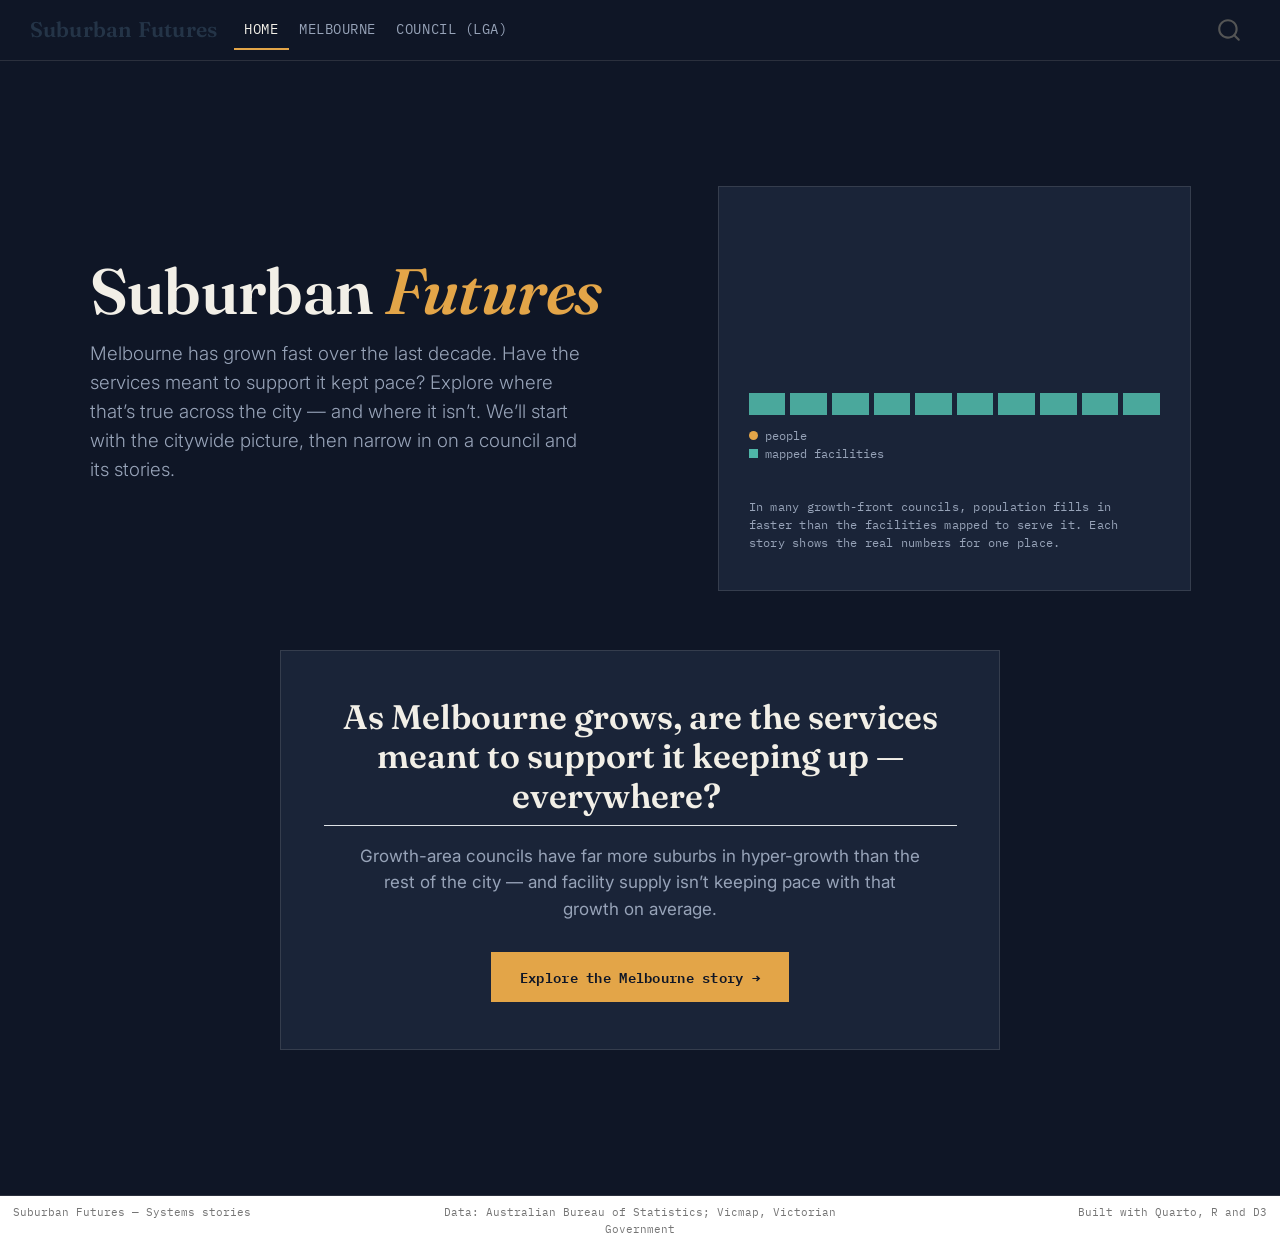
<file: index.html>
<!DOCTYPE html>
<html xmlns="http://www.w3.org/1999/xhtml" lang="en" xml:lang="en"><head>

<meta charset="utf-8">
<meta name="generator" content="quarto-1.9.38">

<meta name="viewport" content="width=device-width, initial-scale=1.0, user-scalable=yes">


<title>Suburban Futures</title>
<style>
/* Default styles provided by pandoc.
** See https://pandoc.org/MANUAL.html#variables-for-html for config info.
*/
code{white-space: pre-wrap;}
span.smallcaps{font-variant: small-caps;}
div.columns{display: flex; gap: min(4vw, 1.5em);}
div.column{flex: auto; overflow-x: auto;}
div.hanging-indent{margin-left: 1.5em; text-indent: -1.5em;}
ul.task-list{list-style: none;}
ul.task-list li input[type="checkbox"] {
  width: 0.8em;
  margin: 0 0.8em 0.2em -1em; /* quarto-specific, see https://github.com/quarto-dev/quarto-cli/issues/4556 */ 
  vertical-align: middle;
}
</style>


<script src="site_libs/quarto-nav/quarto-nav.js"></script>
<script src="site_libs/quarto-nav/headroom.min.js"></script>
<script src="site_libs/clipboard/clipboard.min.js"></script>
<script src="site_libs/quarto-search/autocomplete.umd.js"></script>
<script src="site_libs/quarto-search/fuse.min.js"></script>
<script src="site_libs/quarto-search/quarto-search.js"></script>
<meta name="quarto:offset" content="./">
<script src="site_libs/quarto-html/quarto.js" type="module"></script>
<script src="site_libs/quarto-html/tabsets/tabsets.js" type="module"></script>
<script src="site_libs/quarto-html/popper.min.js"></script>
<script src="site_libs/quarto-html/tippy.umd.min.js"></script>
<script src="site_libs/quarto-html/anchor.min.js"></script>
<link href="site_libs/quarto-html/tippy.css" rel="stylesheet">
<link href="site_libs/quarto-html/quarto-syntax-highlighting-15634bcf2e68342d4ad2dfa704d543f6.css" rel="stylesheet" id="quarto-text-highlighting-styles">
<script src="site_libs/bootstrap/bootstrap.min.js"></script>
<link href="site_libs/bootstrap/bootstrap-icons.css" rel="stylesheet">
<link href="site_libs/bootstrap/bootstrap-158031087360bce0ff56dc785ce39e06.min.css" rel="stylesheet" append-hash="true" id="quarto-bootstrap" data-mode="light">
<script id="quarto-search-options" type="application/json">{
  "location": "navbar",
  "copy-button": false,
  "collapse-after": 3,
  "panel-placement": "end",
  "type": "overlay",
  "limit": 50,
  "keyboard-shortcut": [
    "f",
    "/",
    "s"
  ],
  "show-item-context": false,
  "language": {
    "search-no-results-text": "No results",
    "search-matching-documents-text": "matching documents",
    "search-copy-link-title": "Copy link to search",
    "search-hide-matches-text": "Hide additional matches",
    "search-more-match-text": "more match in this document",
    "search-more-matches-text": "more matches in this document",
    "search-clear-button-title": "Clear",
    "search-text-placeholder": "",
    "search-detached-cancel-button-title": "Cancel",
    "search-submit-button-title": "Submit",
    "search-label": "Search"
  }
}</script>


<link rel="stylesheet" href="assets/site.css">
</head>

<body class="nav-fixed quarto-light">

<div id="quarto-search-results"></div>
  <header id="quarto-header" class="headroom fixed-top">
    <nav class="navbar navbar-expand-lg " data-bs-theme="dark">
      <div class="navbar-container container-fluid">
      <div class="navbar-brand-container mx-auto">
    <a class="navbar-brand" href="./index.html">
    <span class="navbar-title">Suburban Futures</span>
    </a>
  </div>
            <div id="quarto-search" class="" title="Search"></div>
          <button class="navbar-toggler" type="button" data-bs-toggle="collapse" data-bs-target="#navbarCollapse" aria-controls="navbarCollapse" role="menu" aria-expanded="false" aria-label="Toggle navigation" onclick="if (window.quartoToggleHeadroom) { window.quartoToggleHeadroom(); }">
  <span class="navbar-toggler-icon"></span>
</button>
          <div class="collapse navbar-collapse" id="navbarCollapse">
            <ul class="navbar-nav navbar-nav-scroll me-auto">
  <li class="nav-item">
    <a class="nav-link active" href="./index.html" aria-current="page"> 
<span class="menu-text">Home</span></a>
  </li>  
  <li class="nav-item">
    <a class="nav-link" href="./stories/melbourne/index.html"> 
<span class="menu-text">Melbourne</span></a>
  </li>  
  <li class="nav-item">
    <a class="nav-link" href="./stories/lgas/index.html"> 
<span class="menu-text">Council (LGA)</span></a>
  </li>  
</ul>
          </div> <!-- /navcollapse -->
            <div class="quarto-navbar-tools">
</div>
      </div> <!-- /container-fluid -->
    </nav>
</header>
<!-- content -->
<div id="quarto-content" class="quarto-container page-columns page-rows-contents page-layout-full page-navbar">
<!-- sidebar -->
<!-- margin-sidebar -->
    
<!-- main -->
<main class="content column-page" id="quarto-document-content">

<header id="title-block-header" class="quarto-title-block default">
<div class="quarto-title">
<h1 class="title">Suburban Futures</h1>
</div>



<div class="quarto-title-meta column-page">

    
  
    
  </div>
  


</header>


<p><link rel="stylesheet" href="assets/site-redesign.css"></p>
<div class="sf-hero">
<section id="suburban-futures" class="level1">
<h1>Suburban <em>Futures</em></h1>
<p class="lead">
Melbourne has grown fast over the last decade. Have the services meant to support it kept pace? Explore where that’s true across the city — and where it isn’t. We’ll start with the citywide picture, then narrow in on a council and its stories.
</p>
</section>
<div class="sf-pictogram">
<div id="sf-pgrid" class="sf-pgrid" aria-hidden="true">

</div>
<div class="sf-frow" aria-hidden="true">
<div class="sq">

</div>
<div class="sq">

</div>
<div class="sq">

</div>
<div class="sq">

</div>
<div class="sq">

</div>
<div class="sq">

</div>
<div class="sq">

</div>
<div class="sq">

</div>
<div class="sq">

</div>
<div class="sq">

</div>
</div>
<div class="sf-plegend">
<p><span><i class="sf-swatch amber"></i>people</span> <span><i class="sf-swatch teal"></i>mapped facilities</span></p>
</div>
<p class="sf-pictogram-caption">
In many growth-front councils, population fills in faster than the facilities mapped to serve it. Each story shows the real numbers for one place.
</p>
</div>
</div>
<section class="sf-section" id="melbourne-question">
<h2 class="anchored">
As Melbourne grows, are the services meant to support it keeping up — everywhere?
</h2>
<p class="sf-section-lead">
Growth-area councils have far more suburbs in hyper-growth than the rest of the city — and facility supply isn’t keeping pace with that growth on average.
</p>
<a href="./stories/melbourne/index.html" class="sf-cta-button">Explore the Melbourne story →</a>
</section>
<script>
// Purely decorative — fills the hero pictogram with a staggered
// population-dot animation. Safe to delete; carries no data.
(function(){
  const grid = document.getElementById("sf-pgrid");
  if (!grid) return;
  const total = 40, on = 27; // ~68% filled, matches nothing — illustrative only
  for (let i = 0; i < total; i++) {
    const d = document.createElement("div");
    d.className = "dot" + (i < on ? " on" : "");
    d.style.animationDelay = (i * 0.06) + "s";
    grid.appendChild(d);
  }
})();
</script>



</main> <!-- /main -->
<script id="quarto-html-after-body" type="application/javascript">
  window.document.addEventListener("DOMContentLoaded", function (event) {
    const icon = "";
    const anchorJS = new window.AnchorJS();
    anchorJS.options = {
      placement: 'right',
      icon: icon
    };
    anchorJS.add('.anchored');
    const isCodeAnnotation = (el) => {
      for (const clz of el.classList) {
        if (clz.startsWith('code-annotation-')) {                     
          return true;
        }
      }
      return false;
    }
    const onCopySuccess = function(e) {
      // button target
      const button = e.trigger;
      // don't keep focus
      button.blur();
      // flash "checked"
      button.classList.add('code-copy-button-checked');
      var currentTitle = button.getAttribute("title");
      button.setAttribute("title", "Copied!");
      let tooltip;
      if (window.bootstrap) {
        button.setAttribute("data-bs-toggle", "tooltip");
        button.setAttribute("data-bs-placement", "left");
        button.setAttribute("data-bs-title", "Copied!");
        tooltip = new bootstrap.Tooltip(button, 
          { trigger: "manual", 
            customClass: "code-copy-button-tooltip",
            offset: [0, -8]});
        tooltip.show();    
      }
      setTimeout(function() {
        if (tooltip) {
          tooltip.hide();
          button.removeAttribute("data-bs-title");
          button.removeAttribute("data-bs-toggle");
          button.removeAttribute("data-bs-placement");
        }
        button.setAttribute("title", currentTitle);
        button.classList.remove('code-copy-button-checked');
      }, 1000);
      // clear code selection
      e.clearSelection();
    }
    const getTextToCopy = function(trigger) {
      const outerScaffold = trigger.parentElement.cloneNode(true);
      const codeEl = outerScaffold.querySelector('code');
      for (const childEl of codeEl.children) {
        if (isCodeAnnotation(childEl)) {
          childEl.remove();
        }
      }
      return codeEl.innerText;
    }
    const clipboard = new window.ClipboardJS('.code-copy-button:not([data-in-quarto-modal])', {
      text: getTextToCopy
    });
    clipboard.on('success', onCopySuccess);
    if (window.document.getElementById('quarto-embedded-source-code-modal')) {
      const clipboardModal = new window.ClipboardJS('.code-copy-button[data-in-quarto-modal]', {
        text: getTextToCopy,
        container: window.document.getElementById('quarto-embedded-source-code-modal')
      });
      clipboardModal.on('success', onCopySuccess);
    }
      var localhostRegex = new RegExp(/^(?:http|https):\/\/localhost\:?[0-9]*\//);
      var mailtoRegex = new RegExp(/^mailto:/);
        var filterRegex = new RegExp("https:\/\/megan-maidoantothao\.github\.io\/SubUrbanFuture-site\/");
      var isInternal = (href) => {
          return filterRegex.test(href) || localhostRegex.test(href) || mailtoRegex.test(href);
      }
      // Inspect non-navigation links and adorn them if external
     var links = window.document.querySelectorAll('a[href]:not(.nav-link):not(.navbar-brand):not(.toc-action):not(.sidebar-link):not(.sidebar-item-toggle):not(.pagination-link):not(.no-external):not([aria-hidden]):not(.dropdown-item):not(.quarto-navigation-tool):not(.about-link)');
      for (var i=0; i<links.length; i++) {
        const link = links[i];
        if (!isInternal(link.href)) {
          // undo the damage that might have been done by quarto-nav.js in the case of
          // links that we want to consider external
          if (link.dataset.originalHref !== undefined) {
            link.href = link.dataset.originalHref;
          }
            // target, if specified
            link.setAttribute("target", "_blank");
            if (link.getAttribute("rel") === null) {
              link.setAttribute("rel", "noopener");
            }
        }
      }
    function tippyHover(el, contentFn, onTriggerFn, onUntriggerFn) {
      const config = {
        allowHTML: true,
        maxWidth: 500,
        delay: 100,
        arrow: false,
        appendTo: function(el) {
            return el.parentElement;
        },
        interactive: true,
        interactiveBorder: 10,
        theme: 'quarto',
        placement: 'bottom-start',
      };
      if (contentFn) {
        config.content = contentFn;
      }
      if (onTriggerFn) {
        config.onTrigger = onTriggerFn;
      }
      if (onUntriggerFn) {
        config.onUntrigger = onUntriggerFn;
      }
      window.tippy(el, config); 
    }
    const noterefs = window.document.querySelectorAll('a[role="doc-noteref"]');
    for (var i=0; i<noterefs.length; i++) {
      const ref = noterefs[i];
      tippyHover(ref, function() {
        // use id or data attribute instead here
        let href = ref.getAttribute('data-footnote-href') || ref.getAttribute('href');
        try { href = new URL(href).hash; } catch {}
        const id = href.replace(/^#\/?/, "");
        const note = window.document.getElementById(id);
        if (note) {
          return note.innerHTML;
        } else {
          return "";
        }
      });
    }
    const xrefs = window.document.querySelectorAll('a.quarto-xref');
    const processXRef = (id, note) => {
      // Strip column container classes
      const stripColumnClz = (el) => {
        el.classList.remove("page-full", "page-columns");
        if (el.children) {
          for (const child of el.children) {
            stripColumnClz(child);
          }
        }
      }
      stripColumnClz(note)
      if (id === null || id.startsWith('sec-')) {
        // Special case sections, only their first couple elements
        const container = document.createElement("div");
        if (note.children && note.children.length > 2) {
          container.appendChild(note.children[0].cloneNode(true));
          for (let i = 1; i < note.children.length; i++) {
            const child = note.children[i];
            if (child.tagName === "P" && child.innerText === "") {
              continue;
            } else {
              container.appendChild(child.cloneNode(true));
              break;
            }
          }
          if (window.Quarto?.typesetMath) {
            window.Quarto.typesetMath(container);
          }
          return container.innerHTML
        } else {
          if (window.Quarto?.typesetMath) {
            window.Quarto.typesetMath(note);
          }
          return note.innerHTML;
        }
      } else {
        // Remove any anchor links if they are present
        const anchorLink = note.querySelector('a.anchorjs-link');
        if (anchorLink) {
          anchorLink.remove();
        }
        if (window.Quarto?.typesetMath) {
          window.Quarto.typesetMath(note);
        }
        if (note.classList.contains("callout")) {
          return note.outerHTML;
        } else {
          return note.innerHTML;
        }
      }
    }
    for (var i=0; i<xrefs.length; i++) {
      const xref = xrefs[i];
      tippyHover(xref, undefined, function(instance) {
        instance.disable();
        let url = xref.getAttribute('href');
        let hash = undefined; 
        if (url.startsWith('#')) {
          hash = url;
        } else {
          try { hash = new URL(url).hash; } catch {}
        }
        if (hash) {
          const id = hash.replace(/^#\/?/, "");
          const note = window.document.getElementById(id);
          if (note !== null) {
            try {
              const html = processXRef(id, note.cloneNode(true));
              instance.setContent(html);
            } finally {
              instance.enable();
              instance.show();
            }
          } else {
            // See if we can fetch this
            fetch(url.split('#')[0])
            .then(res => res.text())
            .then(html => {
              const parser = new DOMParser();
              const htmlDoc = parser.parseFromString(html, "text/html");
              const note = htmlDoc.getElementById(id);
              if (note !== null) {
                const html = processXRef(id, note);
                instance.setContent(html);
              } 
            }).finally(() => {
              instance.enable();
              instance.show();
            });
          }
        } else {
          // See if we can fetch a full url (with no hash to target)
          // This is a special case and we should probably do some content thinning / targeting
          fetch(url)
          .then(res => res.text())
          .then(html => {
            const parser = new DOMParser();
            const htmlDoc = parser.parseFromString(html, "text/html");
            const note = htmlDoc.querySelector('main.content');
            if (note !== null) {
              // This should only happen for chapter cross references
              // (since there is no id in the URL)
              // remove the first header
              if (note.children.length > 0 && note.children[0].tagName === "HEADER") {
                note.children[0].remove();
              }
              const html = processXRef(null, note);
              instance.setContent(html);
            } 
          }).finally(() => {
            instance.enable();
            instance.show();
          });
        }
      }, function(instance) {
      });
    }
        let selectedAnnoteEl;
        const selectorForAnnotation = ( cell, annotation) => {
          let cellAttr = 'data-code-cell="' + cell + '"';
          let lineAttr = 'data-code-annotation="' +  annotation + '"';
          const selector = 'span[' + cellAttr + '][' + lineAttr + ']';
          return selector;
        }
        const selectCodeLines = (annoteEl) => {
          const doc = window.document;
          const targetCell = annoteEl.getAttribute("data-target-cell");
          const targetAnnotation = annoteEl.getAttribute("data-target-annotation");
          const annoteSpan = window.document.querySelector(selectorForAnnotation(targetCell, targetAnnotation));
          const lines = annoteSpan.getAttribute("data-code-lines").split(",");
          const lineIds = lines.map((line) => {
            return targetCell + "-" + line;
          })
          let top = null;
          let height = null;
          let parent = null;
          if (lineIds.length > 0) {
              //compute the position of the single el (top and bottom and make a div)
              const el = window.document.getElementById(lineIds[0]);
              top = el.offsetTop;
              height = el.offsetHeight;
              parent = el.parentElement.parentElement;
            if (lineIds.length > 1) {
              const lastEl = window.document.getElementById(lineIds[lineIds.length - 1]);
              const bottom = lastEl.offsetTop + lastEl.offsetHeight;
              height = bottom - top;
            }
            if (top !== null && height !== null && parent !== null) {
              // cook up a div (if necessary) and position it 
              let div = window.document.getElementById("code-annotation-line-highlight");
              if (div === null) {
                div = window.document.createElement("div");
                div.setAttribute("id", "code-annotation-line-highlight");
                div.style.position = 'absolute';
                parent.appendChild(div);
              }
              div.style.top = top - 2 + "px";
              div.style.height = height + 4 + "px";
              div.style.left = 0;
              let gutterDiv = window.document.getElementById("code-annotation-line-highlight-gutter");
              if (gutterDiv === null) {
                gutterDiv = window.document.createElement("div");
                gutterDiv.setAttribute("id", "code-annotation-line-highlight-gutter");
                gutterDiv.style.position = 'absolute';
                const codeCell = window.document.getElementById(targetCell);
                const gutter = codeCell.querySelector('.code-annotation-gutter');
                gutter.appendChild(gutterDiv);
              }
              gutterDiv.style.top = top - 2 + "px";
              gutterDiv.style.height = height + 4 + "px";
            }
            selectedAnnoteEl = annoteEl;
          }
        };
        const unselectCodeLines = () => {
          const elementsIds = ["code-annotation-line-highlight", "code-annotation-line-highlight-gutter"];
          elementsIds.forEach((elId) => {
            const div = window.document.getElementById(elId);
            if (div) {
              div.remove();
            }
          });
          selectedAnnoteEl = undefined;
        };
          // Handle positioning of the toggle
      window.addEventListener(
        "resize",
        throttle(() => {
          elRect = undefined;
          if (selectedAnnoteEl) {
            selectCodeLines(selectedAnnoteEl);
          }
        }, 10)
      );
      function throttle(fn, ms) {
      let throttle = false;
      let timer;
        return (...args) => {
          if(!throttle) { // first call gets through
              fn.apply(this, args);
              throttle = true;
          } else { // all the others get throttled
              if(timer) clearTimeout(timer); // cancel #2
              timer = setTimeout(() => {
                fn.apply(this, args);
                timer = throttle = false;
              }, ms);
          }
        };
      }
        // Attach click handler to the DT
        const annoteDls = window.document.querySelectorAll('dt[data-target-cell]');
        for (const annoteDlNode of annoteDls) {
          annoteDlNode.addEventListener('click', (event) => {
            const clickedEl = event.target;
            if (clickedEl !== selectedAnnoteEl) {
              unselectCodeLines();
              const activeEl = window.document.querySelector('dt[data-target-cell].code-annotation-active');
              if (activeEl) {
                activeEl.classList.remove('code-annotation-active');
              }
              selectCodeLines(clickedEl);
              clickedEl.classList.add('code-annotation-active');
            } else {
              // Unselect the line
              unselectCodeLines();
              clickedEl.classList.remove('code-annotation-active');
            }
          });
        }
    const findCites = (el) => {
      const parentEl = el.parentElement;
      if (parentEl) {
        const cites = parentEl.dataset.cites;
        if (cites) {
          return {
            el,
            cites: cites.split(' ')
          };
        } else {
          return findCites(el.parentElement)
        }
      } else {
        return undefined;
      }
    };
    var bibliorefs = window.document.querySelectorAll('a[role="doc-biblioref"]');
    for (var i=0; i<bibliorefs.length; i++) {
      const ref = bibliorefs[i];
      const citeInfo = findCites(ref);
      if (citeInfo) {
        tippyHover(citeInfo.el, function() {
          var popup = window.document.createElement('div');
          citeInfo.cites.forEach(function(cite) {
            var citeDiv = window.document.createElement('div');
            citeDiv.classList.add('hanging-indent');
            citeDiv.classList.add('csl-entry');
            var biblioDiv = window.document.getElementById('ref-' + cite);
            if (biblioDiv) {
              citeDiv.innerHTML = biblioDiv.innerHTML;
            }
            popup.appendChild(citeDiv);
          });
          return popup.innerHTML;
        });
      }
    }
  });
  </script>
</div> <!-- /content -->
<footer class="footer">
  <div class="nav-footer">
    <div class="nav-footer-left">
<p>Suburban Futures — Systems stories</p>
</div>   
    <div class="nav-footer-center">
<p>Data: Australian Bureau of Statistics; Vicmap, Victorian Government</p>
</div>
    <div class="nav-footer-right">
<p>Built with Quarto, R and D3</p>
</div>
  </div>
</footer>




</body></html>
</file>
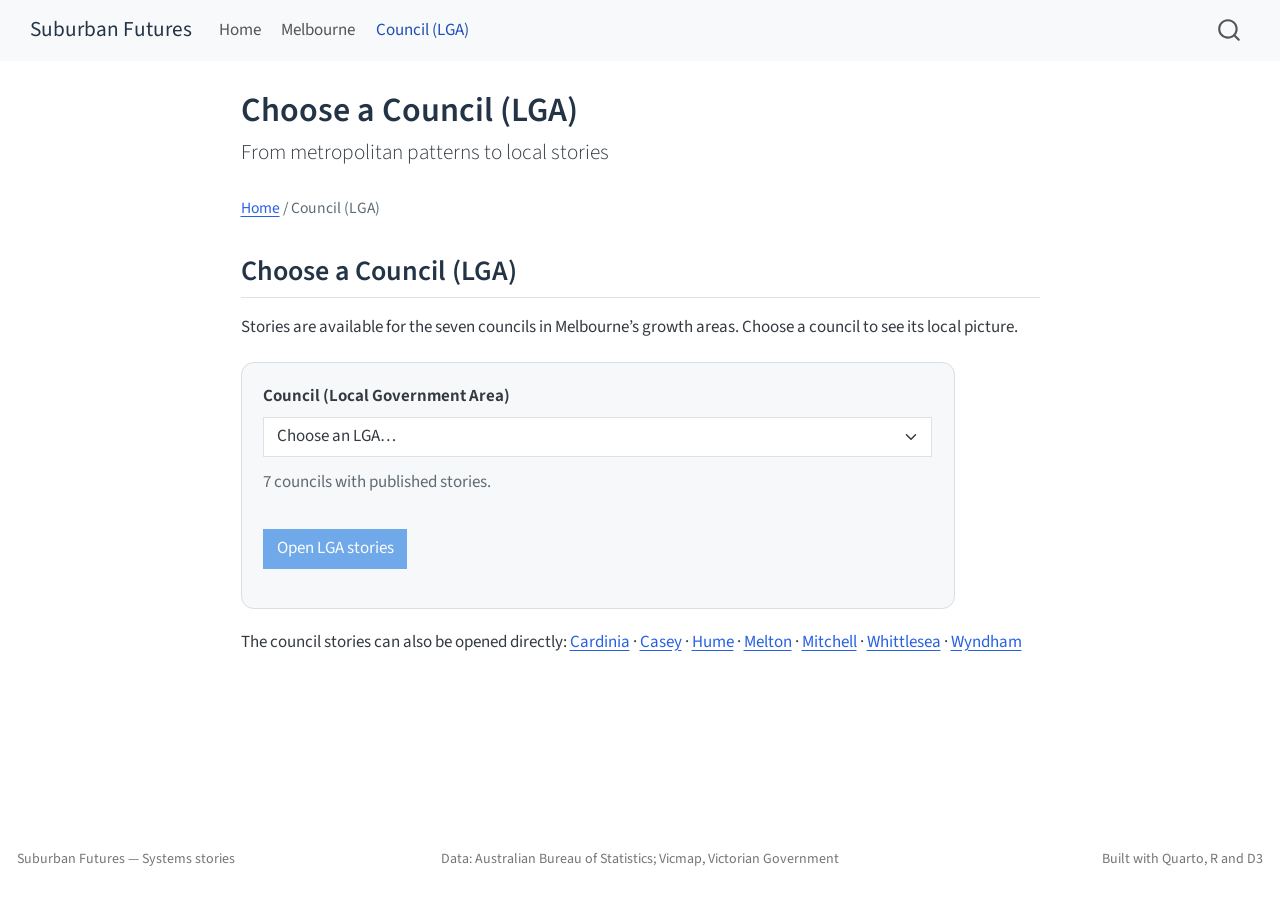
<file: stories/lgas/index.html>
<!DOCTYPE html>
<html xmlns="http://www.w3.org/1999/xhtml" lang="en" xml:lang="en"><head>

<meta charset="utf-8">
<meta name="generator" content="quarto-1.9.38">

<meta name="viewport" content="width=device-width, initial-scale=1.0, user-scalable=yes">


<title>Choose a Council (LGA) – Suburban Futures</title>
<style>
/* Default styles provided by pandoc.
** See https://pandoc.org/MANUAL.html#variables-for-html for config info.
*/
code{white-space: pre-wrap;}
span.smallcaps{font-variant: small-caps;}
div.columns{display: flex; gap: min(4vw, 1.5em);}
div.column{flex: auto; overflow-x: auto;}
div.hanging-indent{margin-left: 1.5em; text-indent: -1.5em;}
ul.task-list{list-style: none;}
ul.task-list li input[type="checkbox"] {
  width: 0.8em;
  margin: 0 0.8em 0.2em -1em; /* quarto-specific, see https://github.com/quarto-dev/quarto-cli/issues/4556 */ 
  vertical-align: middle;
}
</style>


<script src="../../site_libs/quarto-nav/quarto-nav.js"></script>
<script src="../../site_libs/quarto-nav/headroom.min.js"></script>
<script src="../../site_libs/clipboard/clipboard.min.js"></script>
<script src="../../site_libs/quarto-search/autocomplete.umd.js"></script>
<script src="../../site_libs/quarto-search/fuse.min.js"></script>
<script src="../../site_libs/quarto-search/quarto-search.js"></script>
<meta name="quarto:offset" content="../../">
<script src="../../site_libs/quarto-html/quarto.js" type="module"></script>
<script src="../../site_libs/quarto-html/tabsets/tabsets.js" type="module"></script>
<script src="../../site_libs/quarto-html/popper.min.js"></script>
<script src="../../site_libs/quarto-html/tippy.umd.min.js"></script>
<script src="../../site_libs/quarto-html/anchor.min.js"></script>
<link href="../../site_libs/quarto-html/tippy.css" rel="stylesheet">
<link href="../../site_libs/quarto-html/quarto-syntax-highlighting-15634bcf2e68342d4ad2dfa704d543f6.css" rel="stylesheet" id="quarto-text-highlighting-styles">
<script src="../../site_libs/bootstrap/bootstrap.min.js"></script>
<link href="../../site_libs/bootstrap/bootstrap-icons.css" rel="stylesheet">
<link href="../../site_libs/bootstrap/bootstrap-158031087360bce0ff56dc785ce39e06.min.css" rel="stylesheet" append-hash="true" id="quarto-bootstrap" data-mode="light">
<script id="quarto-search-options" type="application/json">{
  "location": "navbar",
  "copy-button": false,
  "collapse-after": 3,
  "panel-placement": "end",
  "type": "overlay",
  "limit": 50,
  "keyboard-shortcut": [
    "f",
    "/",
    "s"
  ],
  "show-item-context": false,
  "language": {
    "search-no-results-text": "No results",
    "search-matching-documents-text": "matching documents",
    "search-copy-link-title": "Copy link to search",
    "search-hide-matches-text": "Hide additional matches",
    "search-more-match-text": "more match in this document",
    "search-more-matches-text": "more matches in this document",
    "search-clear-button-title": "Clear",
    "search-text-placeholder": "",
    "search-detached-cancel-button-title": "Cancel",
    "search-submit-button-title": "Submit",
    "search-label": "Search"
  }
}</script>


<link rel="stylesheet" href="../../assets/site.css">
</head>

<body class="nav-fixed fullcontent quarto-light">

<div id="quarto-search-results"></div>
  <header id="quarto-header" class="headroom fixed-top">
    <nav class="navbar navbar-expand-lg " data-bs-theme="dark">
      <div class="navbar-container container-fluid">
      <div class="navbar-brand-container mx-auto">
    <a class="navbar-brand" href="../../index.html">
    <span class="navbar-title">Suburban Futures</span>
    </a>
  </div>
            <div id="quarto-search" class="" title="Search"></div>
          <button class="navbar-toggler" type="button" data-bs-toggle="collapse" data-bs-target="#navbarCollapse" aria-controls="navbarCollapse" role="menu" aria-expanded="false" aria-label="Toggle navigation" onclick="if (window.quartoToggleHeadroom) { window.quartoToggleHeadroom(); }">
  <span class="navbar-toggler-icon"></span>
</button>
          <div class="collapse navbar-collapse" id="navbarCollapse">
            <ul class="navbar-nav navbar-nav-scroll me-auto">
  <li class="nav-item">
    <a class="nav-link" href="../../index.html"> 
<span class="menu-text">Home</span></a>
  </li>  
  <li class="nav-item">
    <a class="nav-link" href="../../stories/melbourne/index.html"> 
<span class="menu-text">Melbourne</span></a>
  </li>  
  <li class="nav-item">
    <a class="nav-link active" href="../../stories/lgas/index.html" aria-current="page"> 
<span class="menu-text">Council (LGA)</span></a>
  </li>  
</ul>
          </div> <!-- /navcollapse -->
            <div class="quarto-navbar-tools">
</div>
      </div> <!-- /container-fluid -->
    </nav>
</header>
<!-- content -->
<div id="quarto-content" class="quarto-container page-columns page-rows-contents page-layout-article page-navbar">
<!-- sidebar -->
<!-- margin-sidebar -->
    
<!-- main -->
<main class="content" id="quarto-document-content">

<header id="title-block-header" class="quarto-title-block default">
<div class="quarto-title">
<h1 class="title">Choose a Council (LGA)</h1>
<p class="subtitle lead">From metropolitan patterns to local stories</p>
</div>



<div class="quarto-title-meta">

    
  
    
  </div>
  


</header>


<p class="breadcrumb-trail">
<a href="../../index.html">Home</a> / Council (LGA)
</p>
<section id="choose-a-council-lga" class="level2">
<h2 class="anchored" data-anchor-id="choose-a-council-lga">Choose a Council (LGA)</h2>
<p>Stories are available for the seven councils in Melbourne’s growth areas. Choose a council to see its local picture.</p>
<div id="lga-selector" class="lga-selector" data-source="../../assets/data/lgas/index.json">
<label for="lga-select">Council (Local Government Area)</label> <select id="lga-select" class="form-select"> <option value="">Loading LGA list…</option> </select>
<p id="lga-selection-status" class="lga-selection-status" aria-live="polite">
</p>
<p><a id="lga-story-link" class="btn btn-primary disabled" aria-disabled="true">Open LGA stories</a></p>
</div>
<p>The council stories can also be opened directly: <a href="cardinia/index.html">Cardinia</a> · <a href="casey/index.html">Casey</a> · <a href="hume/index.html">Hume</a> · <a href="melton/index.html">Melton</a> · <a href="mitchell/index.html">Mitchell</a> · <a href="whittlesea/index.html">Whittlesea</a> · <a href="wyndham/index.html">Wyndham</a></p>


</section>

</main> <!-- /main -->
<script id="quarto-html-after-body" type="application/javascript">
  window.document.addEventListener("DOMContentLoaded", function (event) {
    const icon = "";
    const anchorJS = new window.AnchorJS();
    anchorJS.options = {
      placement: 'right',
      icon: icon
    };
    anchorJS.add('.anchored');
    const isCodeAnnotation = (el) => {
      for (const clz of el.classList) {
        if (clz.startsWith('code-annotation-')) {                     
          return true;
        }
      }
      return false;
    }
    const onCopySuccess = function(e) {
      // button target
      const button = e.trigger;
      // don't keep focus
      button.blur();
      // flash "checked"
      button.classList.add('code-copy-button-checked');
      var currentTitle = button.getAttribute("title");
      button.setAttribute("title", "Copied!");
      let tooltip;
      if (window.bootstrap) {
        button.setAttribute("data-bs-toggle", "tooltip");
        button.setAttribute("data-bs-placement", "left");
        button.setAttribute("data-bs-title", "Copied!");
        tooltip = new bootstrap.Tooltip(button, 
          { trigger: "manual", 
            customClass: "code-copy-button-tooltip",
            offset: [0, -8]});
        tooltip.show();    
      }
      setTimeout(function() {
        if (tooltip) {
          tooltip.hide();
          button.removeAttribute("data-bs-title");
          button.removeAttribute("data-bs-toggle");
          button.removeAttribute("data-bs-placement");
        }
        button.setAttribute("title", currentTitle);
        button.classList.remove('code-copy-button-checked');
      }, 1000);
      // clear code selection
      e.clearSelection();
    }
    const getTextToCopy = function(trigger) {
      const outerScaffold = trigger.parentElement.cloneNode(true);
      const codeEl = outerScaffold.querySelector('code');
      for (const childEl of codeEl.children) {
        if (isCodeAnnotation(childEl)) {
          childEl.remove();
        }
      }
      return codeEl.innerText;
    }
    const clipboard = new window.ClipboardJS('.code-copy-button:not([data-in-quarto-modal])', {
      text: getTextToCopy
    });
    clipboard.on('success', onCopySuccess);
    if (window.document.getElementById('quarto-embedded-source-code-modal')) {
      const clipboardModal = new window.ClipboardJS('.code-copy-button[data-in-quarto-modal]', {
        text: getTextToCopy,
        container: window.document.getElementById('quarto-embedded-source-code-modal')
      });
      clipboardModal.on('success', onCopySuccess);
    }
      var localhostRegex = new RegExp(/^(?:http|https):\/\/localhost\:?[0-9]*\//);
      var mailtoRegex = new RegExp(/^mailto:/);
        var filterRegex = new RegExp("https:\/\/megan-maidoantothao\.github\.io\/SubUrbanFuture-site\/");
      var isInternal = (href) => {
          return filterRegex.test(href) || localhostRegex.test(href) || mailtoRegex.test(href);
      }
      // Inspect non-navigation links and adorn them if external
     var links = window.document.querySelectorAll('a[href]:not(.nav-link):not(.navbar-brand):not(.toc-action):not(.sidebar-link):not(.sidebar-item-toggle):not(.pagination-link):not(.no-external):not([aria-hidden]):not(.dropdown-item):not(.quarto-navigation-tool):not(.about-link)');
      for (var i=0; i<links.length; i++) {
        const link = links[i];
        if (!isInternal(link.href)) {
          // undo the damage that might have been done by quarto-nav.js in the case of
          // links that we want to consider external
          if (link.dataset.originalHref !== undefined) {
            link.href = link.dataset.originalHref;
          }
            // target, if specified
            link.setAttribute("target", "_blank");
            if (link.getAttribute("rel") === null) {
              link.setAttribute("rel", "noopener");
            }
        }
      }
    function tippyHover(el, contentFn, onTriggerFn, onUntriggerFn) {
      const config = {
        allowHTML: true,
        maxWidth: 500,
        delay: 100,
        arrow: false,
        appendTo: function(el) {
            return el.parentElement;
        },
        interactive: true,
        interactiveBorder: 10,
        theme: 'quarto',
        placement: 'bottom-start',
      };
      if (contentFn) {
        config.content = contentFn;
      }
      if (onTriggerFn) {
        config.onTrigger = onTriggerFn;
      }
      if (onUntriggerFn) {
        config.onUntrigger = onUntriggerFn;
      }
      window.tippy(el, config); 
    }
    const noterefs = window.document.querySelectorAll('a[role="doc-noteref"]');
    for (var i=0; i<noterefs.length; i++) {
      const ref = noterefs[i];
      tippyHover(ref, function() {
        // use id or data attribute instead here
        let href = ref.getAttribute('data-footnote-href') || ref.getAttribute('href');
        try { href = new URL(href).hash; } catch {}
        const id = href.replace(/^#\/?/, "");
        const note = window.document.getElementById(id);
        if (note) {
          return note.innerHTML;
        } else {
          return "";
        }
      });
    }
    const xrefs = window.document.querySelectorAll('a.quarto-xref');
    const processXRef = (id, note) => {
      // Strip column container classes
      const stripColumnClz = (el) => {
        el.classList.remove("page-full", "page-columns");
        if (el.children) {
          for (const child of el.children) {
            stripColumnClz(child);
          }
        }
      }
      stripColumnClz(note)
      if (id === null || id.startsWith('sec-')) {
        // Special case sections, only their first couple elements
        const container = document.createElement("div");
        if (note.children && note.children.length > 2) {
          container.appendChild(note.children[0].cloneNode(true));
          for (let i = 1; i < note.children.length; i++) {
            const child = note.children[i];
            if (child.tagName === "P" && child.innerText === "") {
              continue;
            } else {
              container.appendChild(child.cloneNode(true));
              break;
            }
          }
          if (window.Quarto?.typesetMath) {
            window.Quarto.typesetMath(container);
          }
          return container.innerHTML
        } else {
          if (window.Quarto?.typesetMath) {
            window.Quarto.typesetMath(note);
          }
          return note.innerHTML;
        }
      } else {
        // Remove any anchor links if they are present
        const anchorLink = note.querySelector('a.anchorjs-link');
        if (anchorLink) {
          anchorLink.remove();
        }
        if (window.Quarto?.typesetMath) {
          window.Quarto.typesetMath(note);
        }
        if (note.classList.contains("callout")) {
          return note.outerHTML;
        } else {
          return note.innerHTML;
        }
      }
    }
    for (var i=0; i<xrefs.length; i++) {
      const xref = xrefs[i];
      tippyHover(xref, undefined, function(instance) {
        instance.disable();
        let url = xref.getAttribute('href');
        let hash = undefined; 
        if (url.startsWith('#')) {
          hash = url;
        } else {
          try { hash = new URL(url).hash; } catch {}
        }
        if (hash) {
          const id = hash.replace(/^#\/?/, "");
          const note = window.document.getElementById(id);
          if (note !== null) {
            try {
              const html = processXRef(id, note.cloneNode(true));
              instance.setContent(html);
            } finally {
              instance.enable();
              instance.show();
            }
          } else {
            // See if we can fetch this
            fetch(url.split('#')[0])
            .then(res => res.text())
            .then(html => {
              const parser = new DOMParser();
              const htmlDoc = parser.parseFromString(html, "text/html");
              const note = htmlDoc.getElementById(id);
              if (note !== null) {
                const html = processXRef(id, note);
                instance.setContent(html);
              } 
            }).finally(() => {
              instance.enable();
              instance.show();
            });
          }
        } else {
          // See if we can fetch a full url (with no hash to target)
          // This is a special case and we should probably do some content thinning / targeting
          fetch(url)
          .then(res => res.text())
          .then(html => {
            const parser = new DOMParser();
            const htmlDoc = parser.parseFromString(html, "text/html");
            const note = htmlDoc.querySelector('main.content');
            if (note !== null) {
              // This should only happen for chapter cross references
              // (since there is no id in the URL)
              // remove the first header
              if (note.children.length > 0 && note.children[0].tagName === "HEADER") {
                note.children[0].remove();
              }
              const html = processXRef(null, note);
              instance.setContent(html);
            } 
          }).finally(() => {
            instance.enable();
            instance.show();
          });
        }
      }, function(instance) {
      });
    }
        let selectedAnnoteEl;
        const selectorForAnnotation = ( cell, annotation) => {
          let cellAttr = 'data-code-cell="' + cell + '"';
          let lineAttr = 'data-code-annotation="' +  annotation + '"';
          const selector = 'span[' + cellAttr + '][' + lineAttr + ']';
          return selector;
        }
        const selectCodeLines = (annoteEl) => {
          const doc = window.document;
          const targetCell = annoteEl.getAttribute("data-target-cell");
          const targetAnnotation = annoteEl.getAttribute("data-target-annotation");
          const annoteSpan = window.document.querySelector(selectorForAnnotation(targetCell, targetAnnotation));
          const lines = annoteSpan.getAttribute("data-code-lines").split(",");
          const lineIds = lines.map((line) => {
            return targetCell + "-" + line;
          })
          let top = null;
          let height = null;
          let parent = null;
          if (lineIds.length > 0) {
              //compute the position of the single el (top and bottom and make a div)
              const el = window.document.getElementById(lineIds[0]);
              top = el.offsetTop;
              height = el.offsetHeight;
              parent = el.parentElement.parentElement;
            if (lineIds.length > 1) {
              const lastEl = window.document.getElementById(lineIds[lineIds.length - 1]);
              const bottom = lastEl.offsetTop + lastEl.offsetHeight;
              height = bottom - top;
            }
            if (top !== null && height !== null && parent !== null) {
              // cook up a div (if necessary) and position it 
              let div = window.document.getElementById("code-annotation-line-highlight");
              if (div === null) {
                div = window.document.createElement("div");
                div.setAttribute("id", "code-annotation-line-highlight");
                div.style.position = 'absolute';
                parent.appendChild(div);
              }
              div.style.top = top - 2 + "px";
              div.style.height = height + 4 + "px";
              div.style.left = 0;
              let gutterDiv = window.document.getElementById("code-annotation-line-highlight-gutter");
              if (gutterDiv === null) {
                gutterDiv = window.document.createElement("div");
                gutterDiv.setAttribute("id", "code-annotation-line-highlight-gutter");
                gutterDiv.style.position = 'absolute';
                const codeCell = window.document.getElementById(targetCell);
                const gutter = codeCell.querySelector('.code-annotation-gutter');
                gutter.appendChild(gutterDiv);
              }
              gutterDiv.style.top = top - 2 + "px";
              gutterDiv.style.height = height + 4 + "px";
            }
            selectedAnnoteEl = annoteEl;
          }
        };
        const unselectCodeLines = () => {
          const elementsIds = ["code-annotation-line-highlight", "code-annotation-line-highlight-gutter"];
          elementsIds.forEach((elId) => {
            const div = window.document.getElementById(elId);
            if (div) {
              div.remove();
            }
          });
          selectedAnnoteEl = undefined;
        };
          // Handle positioning of the toggle
      window.addEventListener(
        "resize",
        throttle(() => {
          elRect = undefined;
          if (selectedAnnoteEl) {
            selectCodeLines(selectedAnnoteEl);
          }
        }, 10)
      );
      function throttle(fn, ms) {
      let throttle = false;
      let timer;
        return (...args) => {
          if(!throttle) { // first call gets through
              fn.apply(this, args);
              throttle = true;
          } else { // all the others get throttled
              if(timer) clearTimeout(timer); // cancel #2
              timer = setTimeout(() => {
                fn.apply(this, args);
                timer = throttle = false;
              }, ms);
          }
        };
      }
        // Attach click handler to the DT
        const annoteDls = window.document.querySelectorAll('dt[data-target-cell]');
        for (const annoteDlNode of annoteDls) {
          annoteDlNode.addEventListener('click', (event) => {
            const clickedEl = event.target;
            if (clickedEl !== selectedAnnoteEl) {
              unselectCodeLines();
              const activeEl = window.document.querySelector('dt[data-target-cell].code-annotation-active');
              if (activeEl) {
                activeEl.classList.remove('code-annotation-active');
              }
              selectCodeLines(clickedEl);
              clickedEl.classList.add('code-annotation-active');
            } else {
              // Unselect the line
              unselectCodeLines();
              clickedEl.classList.remove('code-annotation-active');
            }
          });
        }
    const findCites = (el) => {
      const parentEl = el.parentElement;
      if (parentEl) {
        const cites = parentEl.dataset.cites;
        if (cites) {
          return {
            el,
            cites: cites.split(' ')
          };
        } else {
          return findCites(el.parentElement)
        }
      } else {
        return undefined;
      }
    };
    var bibliorefs = window.document.querySelectorAll('a[role="doc-biblioref"]');
    for (var i=0; i<bibliorefs.length; i++) {
      const ref = bibliorefs[i];
      const citeInfo = findCites(ref);
      if (citeInfo) {
        tippyHover(citeInfo.el, function() {
          var popup = window.document.createElement('div');
          citeInfo.cites.forEach(function(cite) {
            var citeDiv = window.document.createElement('div');
            citeDiv.classList.add('hanging-indent');
            citeDiv.classList.add('csl-entry');
            var biblioDiv = window.document.getElementById('ref-' + cite);
            if (biblioDiv) {
              citeDiv.innerHTML = biblioDiv.innerHTML;
            }
            popup.appendChild(citeDiv);
          });
          return popup.innerHTML;
        });
      }
    }
  });
  </script>
</div> <!-- /content -->
<footer class="footer">
  <div class="nav-footer">
    <div class="nav-footer-left">
<p>Suburban Futures — Systems stories</p>
</div>   
    <div class="nav-footer-center">
<p>Data: Australian Bureau of Statistics; Vicmap, Victorian Government</p>
</div>
    <div class="nav-footer-right">
<p>Built with Quarto, R and D3</p>
</div>
  </div>
</footer>
<script src="../../assets/data/lgas/index.js?v=20260929"></script>
<script src="../../assets/js/lga-selector.js?v=20260929"></script>




</body></html>
</file>
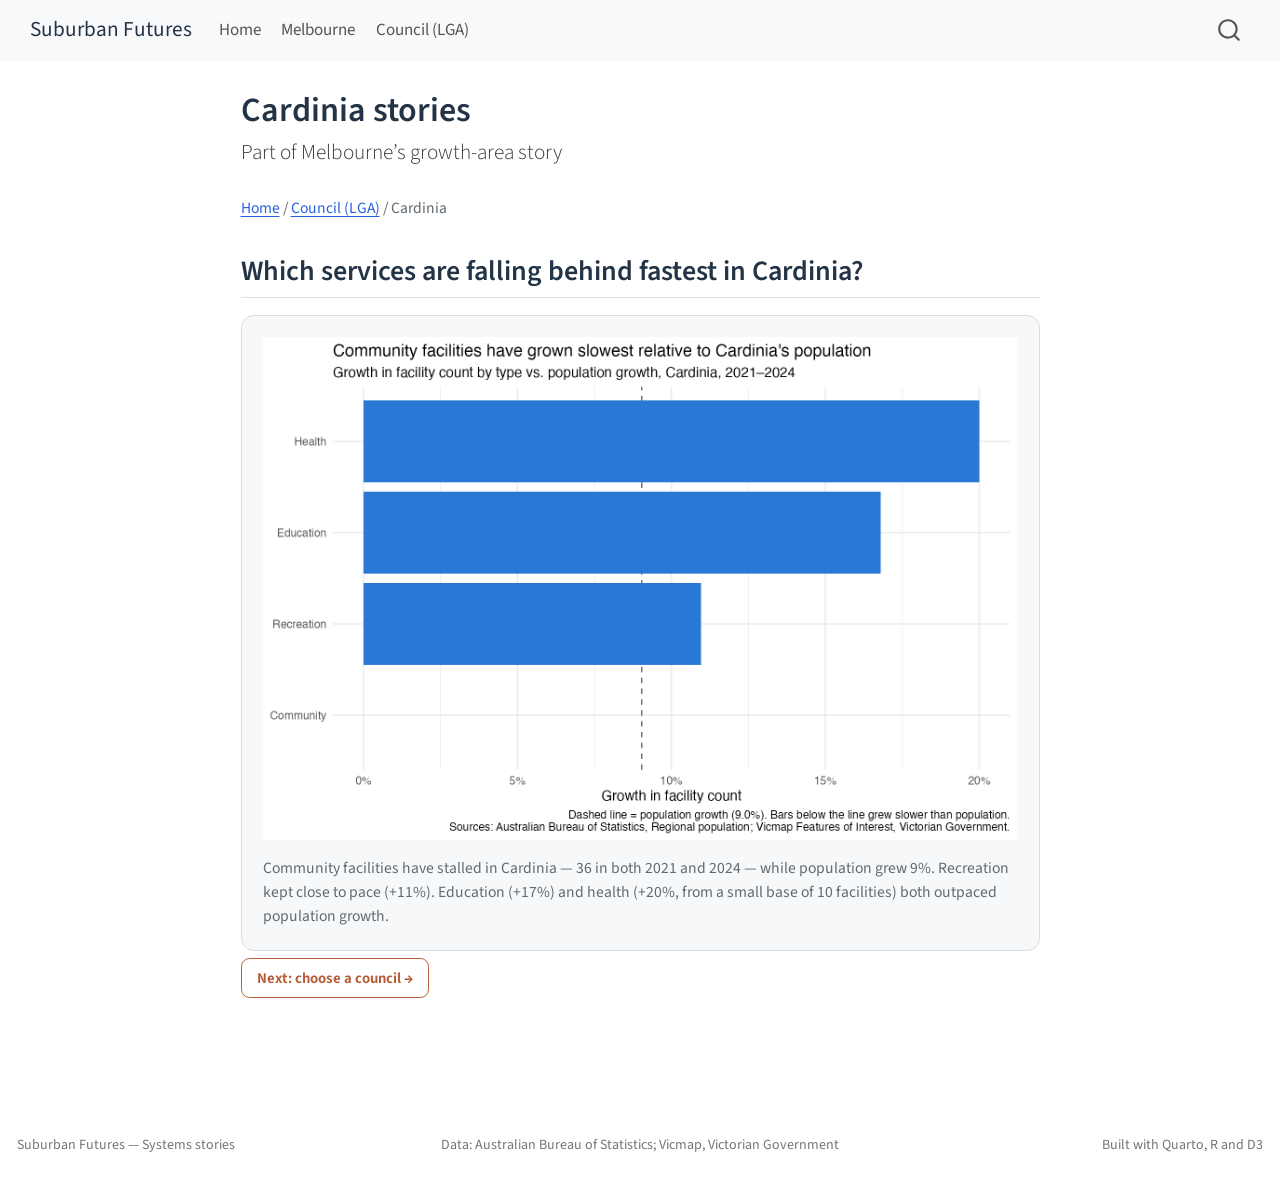
<file: stories/lgas/cardinia/index.html>
<!DOCTYPE html>
<html xmlns="http://www.w3.org/1999/xhtml" lang="en" xml:lang="en"><head>

<meta charset="utf-8">
<meta name="generator" content="quarto-1.9.38">

<meta name="viewport" content="width=device-width, initial-scale=1.0, user-scalable=yes">


<title>Cardinia stories – Suburban Futures</title>
<style>
/* Default styles provided by pandoc.
** See https://pandoc.org/MANUAL.html#variables-for-html for config info.
*/
code{white-space: pre-wrap;}
span.smallcaps{font-variant: small-caps;}
div.columns{display: flex; gap: min(4vw, 1.5em);}
div.column{flex: auto; overflow-x: auto;}
div.hanging-indent{margin-left: 1.5em; text-indent: -1.5em;}
ul.task-list{list-style: none;}
ul.task-list li input[type="checkbox"] {
  width: 0.8em;
  margin: 0 0.8em 0.2em -1em; /* quarto-specific, see https://github.com/quarto-dev/quarto-cli/issues/4556 */ 
  vertical-align: middle;
}
</style>


<script src="../../../site_libs/quarto-nav/quarto-nav.js"></script>
<script src="../../../site_libs/quarto-nav/headroom.min.js"></script>
<script src="../../../site_libs/clipboard/clipboard.min.js"></script>
<script src="../../../site_libs/quarto-search/autocomplete.umd.js"></script>
<script src="../../../site_libs/quarto-search/fuse.min.js"></script>
<script src="../../../site_libs/quarto-search/quarto-search.js"></script>
<meta name="quarto:offset" content="../../../">
<script src="../../../site_libs/quarto-html/quarto.js" type="module"></script>
<script src="../../../site_libs/quarto-html/tabsets/tabsets.js" type="module"></script>
<script src="../../../site_libs/quarto-html/popper.min.js"></script>
<script src="../../../site_libs/quarto-html/tippy.umd.min.js"></script>
<script src="../../../site_libs/quarto-html/anchor.min.js"></script>
<link href="../../../site_libs/quarto-html/tippy.css" rel="stylesheet">
<link href="../../../site_libs/quarto-html/quarto-syntax-highlighting-15634bcf2e68342d4ad2dfa704d543f6.css" rel="stylesheet" id="quarto-text-highlighting-styles">
<script src="../../../site_libs/bootstrap/bootstrap.min.js"></script>
<link href="../../../site_libs/bootstrap/bootstrap-icons.css" rel="stylesheet">
<link href="../../../site_libs/bootstrap/bootstrap-158031087360bce0ff56dc785ce39e06.min.css" rel="stylesheet" append-hash="true" id="quarto-bootstrap" data-mode="light">
<script id="quarto-search-options" type="application/json">{
  "location": "navbar",
  "copy-button": false,
  "collapse-after": 3,
  "panel-placement": "end",
  "type": "overlay",
  "limit": 50,
  "keyboard-shortcut": [
    "f",
    "/",
    "s"
  ],
  "show-item-context": false,
  "language": {
    "search-no-results-text": "No results",
    "search-matching-documents-text": "matching documents",
    "search-copy-link-title": "Copy link to search",
    "search-hide-matches-text": "Hide additional matches",
    "search-more-match-text": "more match in this document",
    "search-more-matches-text": "more matches in this document",
    "search-clear-button-title": "Clear",
    "search-text-placeholder": "",
    "search-detached-cancel-button-title": "Cancel",
    "search-submit-button-title": "Submit",
    "search-label": "Search"
  }
}</script>


<link rel="stylesheet" href="../../../assets/site.css">
</head>

<body class="nav-fixed fullcontent quarto-light">

<div id="quarto-search-results"></div>
  <header id="quarto-header" class="headroom fixed-top">
    <nav class="navbar navbar-expand-lg " data-bs-theme="dark">
      <div class="navbar-container container-fluid">
      <div class="navbar-brand-container mx-auto">
    <a class="navbar-brand" href="../../../index.html">
    <span class="navbar-title">Suburban Futures</span>
    </a>
  </div>
            <div id="quarto-search" class="" title="Search"></div>
          <button class="navbar-toggler" type="button" data-bs-toggle="collapse" data-bs-target="#navbarCollapse" aria-controls="navbarCollapse" role="menu" aria-expanded="false" aria-label="Toggle navigation" onclick="if (window.quartoToggleHeadroom) { window.quartoToggleHeadroom(); }">
  <span class="navbar-toggler-icon"></span>
</button>
          <div class="collapse navbar-collapse" id="navbarCollapse">
            <ul class="navbar-nav navbar-nav-scroll me-auto">
  <li class="nav-item">
    <a class="nav-link" href="../../../index.html"> 
<span class="menu-text">Home</span></a>
  </li>  
  <li class="nav-item">
    <a class="nav-link" href="../../../stories/melbourne/index.html"> 
<span class="menu-text">Melbourne</span></a>
  </li>  
  <li class="nav-item">
    <a class="nav-link" href="../../../stories/lgas/index.html"> 
<span class="menu-text">Council (LGA)</span></a>
  </li>  
</ul>
          </div> <!-- /navcollapse -->
            <div class="quarto-navbar-tools">
</div>
      </div> <!-- /container-fluid -->
    </nav>
</header>
<!-- content -->
<div id="quarto-content" class="quarto-container page-columns page-rows-contents page-layout-article page-navbar">
<!-- sidebar -->
<!-- margin-sidebar -->
    
<!-- main -->
<main class="content" id="quarto-document-content">

<header id="title-block-header" class="quarto-title-block default">
<div class="quarto-title">
<h1 class="title">Cardinia stories</h1>
<p class="subtitle lead">Part of Melbourne’s growth-area story</p>
</div>



<div class="quarto-title-meta">

    
  
    
  </div>
  


</header>


<p class="breadcrumb-trail">
<a href="../../../index.html">Home</a> / <a href="../index.html">Council (LGA)</a> / Cardinia
</p>
<div id="facility-types" class="qa-step">
<section id="which-services-are-falling-behind-fastest-in-cardinia" class="level2">
<h2 class="anchored" data-anchor-id="which-services-are-falling-behind-fastest-in-cardinia">Which services are falling behind fastest in Cardinia?</h2>
<figure class="qa-step-visual figure">
<img src="../../../assets/images/lgas/cardinia/facility-type-growth-2021-2024.png" alt="Bar chart of growth in facility count by type against population growth, Cardinia, 2021 to 2024." class="figure-img">
<figcaption>
Community facilities have stalled in Cardinia — 36 in both 2021 and 2024 — while population grew 9%. Recreation kept close to pace (+11%). Education (+17%) and health (+20%, from a small base of 10 facilities) both outpaced population growth.
</figcaption>
</figure>
<div class="qa-step-nav">
<p><a href="../index.html" class="qa-next">Next: choose a council →</a></p>
</div>
</section>
</div>



</main> <!-- /main -->
<script id="quarto-html-after-body" type="application/javascript">
  window.document.addEventListener("DOMContentLoaded", function (event) {
    const icon = "";
    const anchorJS = new window.AnchorJS();
    anchorJS.options = {
      placement: 'right',
      icon: icon
    };
    anchorJS.add('.anchored');
    const isCodeAnnotation = (el) => {
      for (const clz of el.classList) {
        if (clz.startsWith('code-annotation-')) {                     
          return true;
        }
      }
      return false;
    }
    const onCopySuccess = function(e) {
      // button target
      const button = e.trigger;
      // don't keep focus
      button.blur();
      // flash "checked"
      button.classList.add('code-copy-button-checked');
      var currentTitle = button.getAttribute("title");
      button.setAttribute("title", "Copied!");
      let tooltip;
      if (window.bootstrap) {
        button.setAttribute("data-bs-toggle", "tooltip");
        button.setAttribute("data-bs-placement", "left");
        button.setAttribute("data-bs-title", "Copied!");
        tooltip = new bootstrap.Tooltip(button, 
          { trigger: "manual", 
            customClass: "code-copy-button-tooltip",
            offset: [0, -8]});
        tooltip.show();    
      }
      setTimeout(function() {
        if (tooltip) {
          tooltip.hide();
          button.removeAttribute("data-bs-title");
          button.removeAttribute("data-bs-toggle");
          button.removeAttribute("data-bs-placement");
        }
        button.setAttribute("title", currentTitle);
        button.classList.remove('code-copy-button-checked');
      }, 1000);
      // clear code selection
      e.clearSelection();
    }
    const getTextToCopy = function(trigger) {
      const outerScaffold = trigger.parentElement.cloneNode(true);
      const codeEl = outerScaffold.querySelector('code');
      for (const childEl of codeEl.children) {
        if (isCodeAnnotation(childEl)) {
          childEl.remove();
        }
      }
      return codeEl.innerText;
    }
    const clipboard = new window.ClipboardJS('.code-copy-button:not([data-in-quarto-modal])', {
      text: getTextToCopy
    });
    clipboard.on('success', onCopySuccess);
    if (window.document.getElementById('quarto-embedded-source-code-modal')) {
      const clipboardModal = new window.ClipboardJS('.code-copy-button[data-in-quarto-modal]', {
        text: getTextToCopy,
        container: window.document.getElementById('quarto-embedded-source-code-modal')
      });
      clipboardModal.on('success', onCopySuccess);
    }
      var localhostRegex = new RegExp(/^(?:http|https):\/\/localhost\:?[0-9]*\//);
      var mailtoRegex = new RegExp(/^mailto:/);
        var filterRegex = new RegExp("https:\/\/megan-maidoantothao\.github\.io\/SubUrbanFuture-site\/");
      var isInternal = (href) => {
          return filterRegex.test(href) || localhostRegex.test(href) || mailtoRegex.test(href);
      }
      // Inspect non-navigation links and adorn them if external
     var links = window.document.querySelectorAll('a[href]:not(.nav-link):not(.navbar-brand):not(.toc-action):not(.sidebar-link):not(.sidebar-item-toggle):not(.pagination-link):not(.no-external):not([aria-hidden]):not(.dropdown-item):not(.quarto-navigation-tool):not(.about-link)');
      for (var i=0; i<links.length; i++) {
        const link = links[i];
        if (!isInternal(link.href)) {
          // undo the damage that might have been done by quarto-nav.js in the case of
          // links that we want to consider external
          if (link.dataset.originalHref !== undefined) {
            link.href = link.dataset.originalHref;
          }
            // target, if specified
            link.setAttribute("target", "_blank");
            if (link.getAttribute("rel") === null) {
              link.setAttribute("rel", "noopener");
            }
        }
      }
    function tippyHover(el, contentFn, onTriggerFn, onUntriggerFn) {
      const config = {
        allowHTML: true,
        maxWidth: 500,
        delay: 100,
        arrow: false,
        appendTo: function(el) {
            return el.parentElement;
        },
        interactive: true,
        interactiveBorder: 10,
        theme: 'quarto',
        placement: 'bottom-start',
      };
      if (contentFn) {
        config.content = contentFn;
      }
      if (onTriggerFn) {
        config.onTrigger = onTriggerFn;
      }
      if (onUntriggerFn) {
        config.onUntrigger = onUntriggerFn;
      }
      window.tippy(el, config); 
    }
    const noterefs = window.document.querySelectorAll('a[role="doc-noteref"]');
    for (var i=0; i<noterefs.length; i++) {
      const ref = noterefs[i];
      tippyHover(ref, function() {
        // use id or data attribute instead here
        let href = ref.getAttribute('data-footnote-href') || ref.getAttribute('href');
        try { href = new URL(href).hash; } catch {}
        const id = href.replace(/^#\/?/, "");
        const note = window.document.getElementById(id);
        if (note) {
          return note.innerHTML;
        } else {
          return "";
        }
      });
    }
    const xrefs = window.document.querySelectorAll('a.quarto-xref');
    const processXRef = (id, note) => {
      // Strip column container classes
      const stripColumnClz = (el) => {
        el.classList.remove("page-full", "page-columns");
        if (el.children) {
          for (const child of el.children) {
            stripColumnClz(child);
          }
        }
      }
      stripColumnClz(note)
      if (id === null || id.startsWith('sec-')) {
        // Special case sections, only their first couple elements
        const container = document.createElement("div");
        if (note.children && note.children.length > 2) {
          container.appendChild(note.children[0].cloneNode(true));
          for (let i = 1; i < note.children.length; i++) {
            const child = note.children[i];
            if (child.tagName === "P" && child.innerText === "") {
              continue;
            } else {
              container.appendChild(child.cloneNode(true));
              break;
            }
          }
          if (window.Quarto?.typesetMath) {
            window.Quarto.typesetMath(container);
          }
          return container.innerHTML
        } else {
          if (window.Quarto?.typesetMath) {
            window.Quarto.typesetMath(note);
          }
          return note.innerHTML;
        }
      } else {
        // Remove any anchor links if they are present
        const anchorLink = note.querySelector('a.anchorjs-link');
        if (anchorLink) {
          anchorLink.remove();
        }
        if (window.Quarto?.typesetMath) {
          window.Quarto.typesetMath(note);
        }
        if (note.classList.contains("callout")) {
          return note.outerHTML;
        } else {
          return note.innerHTML;
        }
      }
    }
    for (var i=0; i<xrefs.length; i++) {
      const xref = xrefs[i];
      tippyHover(xref, undefined, function(instance) {
        instance.disable();
        let url = xref.getAttribute('href');
        let hash = undefined; 
        if (url.startsWith('#')) {
          hash = url;
        } else {
          try { hash = new URL(url).hash; } catch {}
        }
        if (hash) {
          const id = hash.replace(/^#\/?/, "");
          const note = window.document.getElementById(id);
          if (note !== null) {
            try {
              const html = processXRef(id, note.cloneNode(true));
              instance.setContent(html);
            } finally {
              instance.enable();
              instance.show();
            }
          } else {
            // See if we can fetch this
            fetch(url.split('#')[0])
            .then(res => res.text())
            .then(html => {
              const parser = new DOMParser();
              const htmlDoc = parser.parseFromString(html, "text/html");
              const note = htmlDoc.getElementById(id);
              if (note !== null) {
                const html = processXRef(id, note);
                instance.setContent(html);
              } 
            }).finally(() => {
              instance.enable();
              instance.show();
            });
          }
        } else {
          // See if we can fetch a full url (with no hash to target)
          // This is a special case and we should probably do some content thinning / targeting
          fetch(url)
          .then(res => res.text())
          .then(html => {
            const parser = new DOMParser();
            const htmlDoc = parser.parseFromString(html, "text/html");
            const note = htmlDoc.querySelector('main.content');
            if (note !== null) {
              // This should only happen for chapter cross references
              // (since there is no id in the URL)
              // remove the first header
              if (note.children.length > 0 && note.children[0].tagName === "HEADER") {
                note.children[0].remove();
              }
              const html = processXRef(null, note);
              instance.setContent(html);
            } 
          }).finally(() => {
            instance.enable();
            instance.show();
          });
        }
      }, function(instance) {
      });
    }
        let selectedAnnoteEl;
        const selectorForAnnotation = ( cell, annotation) => {
          let cellAttr = 'data-code-cell="' + cell + '"';
          let lineAttr = 'data-code-annotation="' +  annotation + '"';
          const selector = 'span[' + cellAttr + '][' + lineAttr + ']';
          return selector;
        }
        const selectCodeLines = (annoteEl) => {
          const doc = window.document;
          const targetCell = annoteEl.getAttribute("data-target-cell");
          const targetAnnotation = annoteEl.getAttribute("data-target-annotation");
          const annoteSpan = window.document.querySelector(selectorForAnnotation(targetCell, targetAnnotation));
          const lines = annoteSpan.getAttribute("data-code-lines").split(",");
          const lineIds = lines.map((line) => {
            return targetCell + "-" + line;
          })
          let top = null;
          let height = null;
          let parent = null;
          if (lineIds.length > 0) {
              //compute the position of the single el (top and bottom and make a div)
              const el = window.document.getElementById(lineIds[0]);
              top = el.offsetTop;
              height = el.offsetHeight;
              parent = el.parentElement.parentElement;
            if (lineIds.length > 1) {
              const lastEl = window.document.getElementById(lineIds[lineIds.length - 1]);
              const bottom = lastEl.offsetTop + lastEl.offsetHeight;
              height = bottom - top;
            }
            if (top !== null && height !== null && parent !== null) {
              // cook up a div (if necessary) and position it 
              let div = window.document.getElementById("code-annotation-line-highlight");
              if (div === null) {
                div = window.document.createElement("div");
                div.setAttribute("id", "code-annotation-line-highlight");
                div.style.position = 'absolute';
                parent.appendChild(div);
              }
              div.style.top = top - 2 + "px";
              div.style.height = height + 4 + "px";
              div.style.left = 0;
              let gutterDiv = window.document.getElementById("code-annotation-line-highlight-gutter");
              if (gutterDiv === null) {
                gutterDiv = window.document.createElement("div");
                gutterDiv.setAttribute("id", "code-annotation-line-highlight-gutter");
                gutterDiv.style.position = 'absolute';
                const codeCell = window.document.getElementById(targetCell);
                const gutter = codeCell.querySelector('.code-annotation-gutter');
                gutter.appendChild(gutterDiv);
              }
              gutterDiv.style.top = top - 2 + "px";
              gutterDiv.style.height = height + 4 + "px";
            }
            selectedAnnoteEl = annoteEl;
          }
        };
        const unselectCodeLines = () => {
          const elementsIds = ["code-annotation-line-highlight", "code-annotation-line-highlight-gutter"];
          elementsIds.forEach((elId) => {
            const div = window.document.getElementById(elId);
            if (div) {
              div.remove();
            }
          });
          selectedAnnoteEl = undefined;
        };
          // Handle positioning of the toggle
      window.addEventListener(
        "resize",
        throttle(() => {
          elRect = undefined;
          if (selectedAnnoteEl) {
            selectCodeLines(selectedAnnoteEl);
          }
        }, 10)
      );
      function throttle(fn, ms) {
      let throttle = false;
      let timer;
        return (...args) => {
          if(!throttle) { // first call gets through
              fn.apply(this, args);
              throttle = true;
          } else { // all the others get throttled
              if(timer) clearTimeout(timer); // cancel #2
              timer = setTimeout(() => {
                fn.apply(this, args);
                timer = throttle = false;
              }, ms);
          }
        };
      }
        // Attach click handler to the DT
        const annoteDls = window.document.querySelectorAll('dt[data-target-cell]');
        for (const annoteDlNode of annoteDls) {
          annoteDlNode.addEventListener('click', (event) => {
            const clickedEl = event.target;
            if (clickedEl !== selectedAnnoteEl) {
              unselectCodeLines();
              const activeEl = window.document.querySelector('dt[data-target-cell].code-annotation-active');
              if (activeEl) {
                activeEl.classList.remove('code-annotation-active');
              }
              selectCodeLines(clickedEl);
              clickedEl.classList.add('code-annotation-active');
            } else {
              // Unselect the line
              unselectCodeLines();
              clickedEl.classList.remove('code-annotation-active');
            }
          });
        }
    const findCites = (el) => {
      const parentEl = el.parentElement;
      if (parentEl) {
        const cites = parentEl.dataset.cites;
        if (cites) {
          return {
            el,
            cites: cites.split(' ')
          };
        } else {
          return findCites(el.parentElement)
        }
      } else {
        return undefined;
      }
    };
    var bibliorefs = window.document.querySelectorAll('a[role="doc-biblioref"]');
    for (var i=0; i<bibliorefs.length; i++) {
      const ref = bibliorefs[i];
      const citeInfo = findCites(ref);
      if (citeInfo) {
        tippyHover(citeInfo.el, function() {
          var popup = window.document.createElement('div');
          citeInfo.cites.forEach(function(cite) {
            var citeDiv = window.document.createElement('div');
            citeDiv.classList.add('hanging-indent');
            citeDiv.classList.add('csl-entry');
            var biblioDiv = window.document.getElementById('ref-' + cite);
            if (biblioDiv) {
              citeDiv.innerHTML = biblioDiv.innerHTML;
            }
            popup.appendChild(citeDiv);
          });
          return popup.innerHTML;
        });
      }
    }
  });
  </script>
</div> <!-- /content -->
<footer class="footer">
  <div class="nav-footer">
    <div class="nav-footer-left">
<p>Suburban Futures — Systems stories</p>
</div>   
    <div class="nav-footer-center">
<p>Data: Australian Bureau of Statistics; Vicmap, Victorian Government</p>
</div>
    <div class="nav-footer-right">
<p>Built with Quarto, R and D3</p>
</div>
  </div>
</footer>




</body></html>
</file>
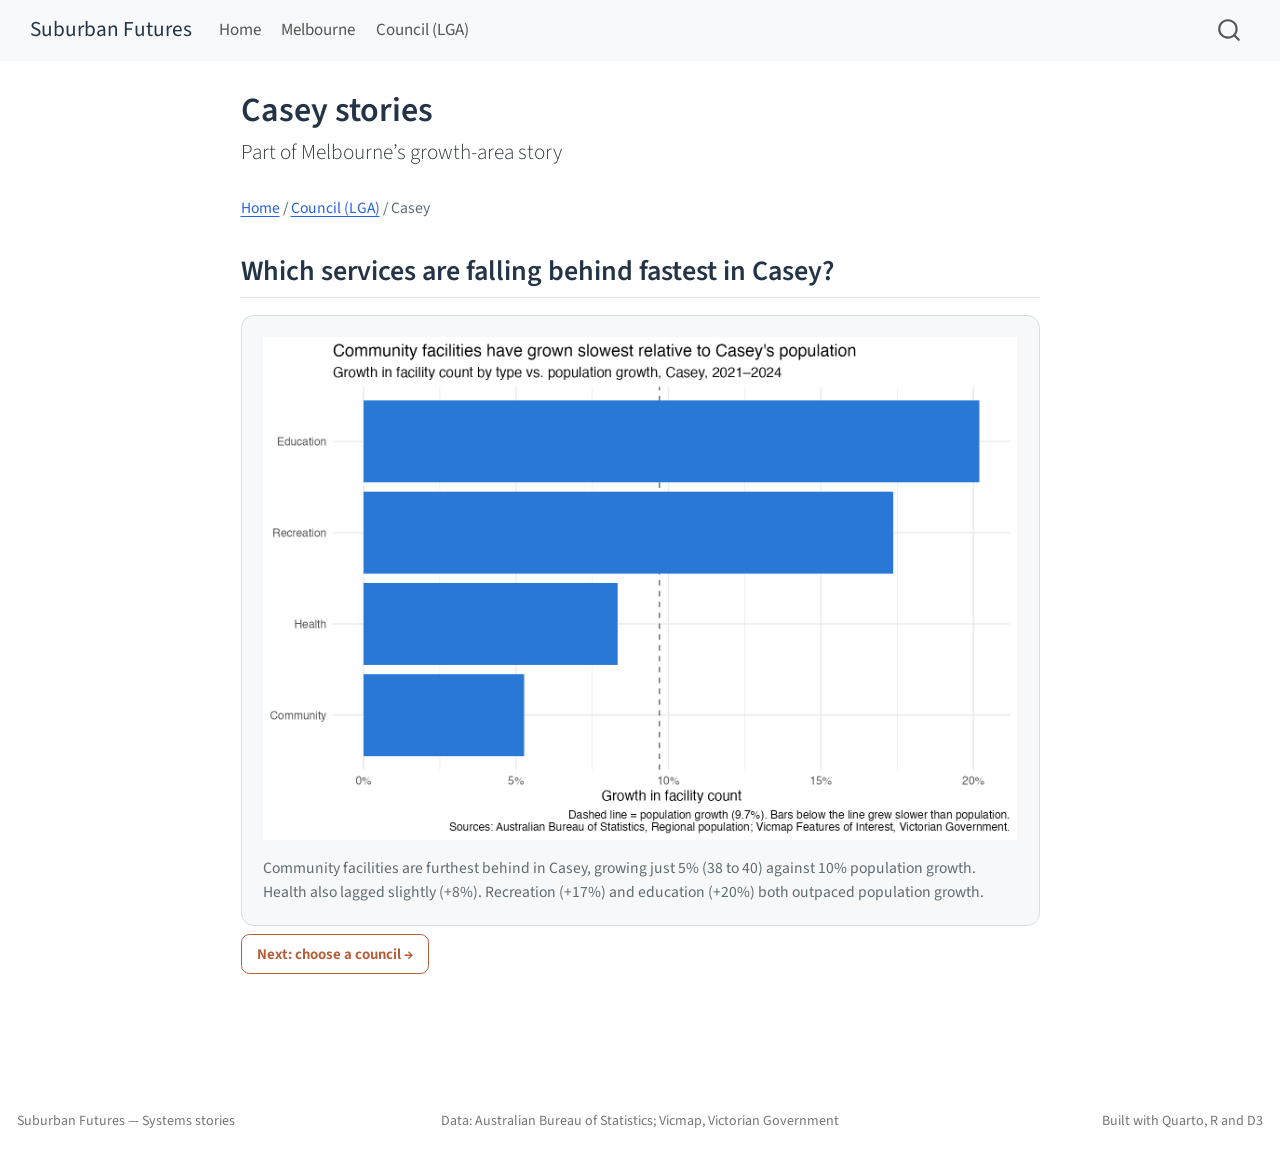
<file: stories/lgas/casey/index.html>
<!DOCTYPE html>
<html xmlns="http://www.w3.org/1999/xhtml" lang="en" xml:lang="en"><head>

<meta charset="utf-8">
<meta name="generator" content="quarto-1.9.38">

<meta name="viewport" content="width=device-width, initial-scale=1.0, user-scalable=yes">


<title>Casey stories – Suburban Futures</title>
<style>
/* Default styles provided by pandoc.
** See https://pandoc.org/MANUAL.html#variables-for-html for config info.
*/
code{white-space: pre-wrap;}
span.smallcaps{font-variant: small-caps;}
div.columns{display: flex; gap: min(4vw, 1.5em);}
div.column{flex: auto; overflow-x: auto;}
div.hanging-indent{margin-left: 1.5em; text-indent: -1.5em;}
ul.task-list{list-style: none;}
ul.task-list li input[type="checkbox"] {
  width: 0.8em;
  margin: 0 0.8em 0.2em -1em; /* quarto-specific, see https://github.com/quarto-dev/quarto-cli/issues/4556 */ 
  vertical-align: middle;
}
</style>


<script src="../../../site_libs/quarto-nav/quarto-nav.js"></script>
<script src="../../../site_libs/quarto-nav/headroom.min.js"></script>
<script src="../../../site_libs/clipboard/clipboard.min.js"></script>
<script src="../../../site_libs/quarto-search/autocomplete.umd.js"></script>
<script src="../../../site_libs/quarto-search/fuse.min.js"></script>
<script src="../../../site_libs/quarto-search/quarto-search.js"></script>
<meta name="quarto:offset" content="../../../">
<script src="../../../site_libs/quarto-html/quarto.js" type="module"></script>
<script src="../../../site_libs/quarto-html/tabsets/tabsets.js" type="module"></script>
<script src="../../../site_libs/quarto-html/popper.min.js"></script>
<script src="../../../site_libs/quarto-html/tippy.umd.min.js"></script>
<script src="../../../site_libs/quarto-html/anchor.min.js"></script>
<link href="../../../site_libs/quarto-html/tippy.css" rel="stylesheet">
<link href="../../../site_libs/quarto-html/quarto-syntax-highlighting-15634bcf2e68342d4ad2dfa704d543f6.css" rel="stylesheet" id="quarto-text-highlighting-styles">
<script src="../../../site_libs/bootstrap/bootstrap.min.js"></script>
<link href="../../../site_libs/bootstrap/bootstrap-icons.css" rel="stylesheet">
<link href="../../../site_libs/bootstrap/bootstrap-158031087360bce0ff56dc785ce39e06.min.css" rel="stylesheet" append-hash="true" id="quarto-bootstrap" data-mode="light">
<script id="quarto-search-options" type="application/json">{
  "location": "navbar",
  "copy-button": false,
  "collapse-after": 3,
  "panel-placement": "end",
  "type": "overlay",
  "limit": 50,
  "keyboard-shortcut": [
    "f",
    "/",
    "s"
  ],
  "show-item-context": false,
  "language": {
    "search-no-results-text": "No results",
    "search-matching-documents-text": "matching documents",
    "search-copy-link-title": "Copy link to search",
    "search-hide-matches-text": "Hide additional matches",
    "search-more-match-text": "more match in this document",
    "search-more-matches-text": "more matches in this document",
    "search-clear-button-title": "Clear",
    "search-text-placeholder": "",
    "search-detached-cancel-button-title": "Cancel",
    "search-submit-button-title": "Submit",
    "search-label": "Search"
  }
}</script>


<link rel="stylesheet" href="../../../assets/site.css">
</head>

<body class="nav-fixed fullcontent quarto-light">

<div id="quarto-search-results"></div>
  <header id="quarto-header" class="headroom fixed-top">
    <nav class="navbar navbar-expand-lg " data-bs-theme="dark">
      <div class="navbar-container container-fluid">
      <div class="navbar-brand-container mx-auto">
    <a class="navbar-brand" href="../../../index.html">
    <span class="navbar-title">Suburban Futures</span>
    </a>
  </div>
            <div id="quarto-search" class="" title="Search"></div>
          <button class="navbar-toggler" type="button" data-bs-toggle="collapse" data-bs-target="#navbarCollapse" aria-controls="navbarCollapse" role="menu" aria-expanded="false" aria-label="Toggle navigation" onclick="if (window.quartoToggleHeadroom) { window.quartoToggleHeadroom(); }">
  <span class="navbar-toggler-icon"></span>
</button>
          <div class="collapse navbar-collapse" id="navbarCollapse">
            <ul class="navbar-nav navbar-nav-scroll me-auto">
  <li class="nav-item">
    <a class="nav-link" href="../../../index.html"> 
<span class="menu-text">Home</span></a>
  </li>  
  <li class="nav-item">
    <a class="nav-link" href="../../../stories/melbourne/index.html"> 
<span class="menu-text">Melbourne</span></a>
  </li>  
  <li class="nav-item">
    <a class="nav-link" href="../../../stories/lgas/index.html"> 
<span class="menu-text">Council (LGA)</span></a>
  </li>  
</ul>
          </div> <!-- /navcollapse -->
            <div class="quarto-navbar-tools">
</div>
      </div> <!-- /container-fluid -->
    </nav>
</header>
<!-- content -->
<div id="quarto-content" class="quarto-container page-columns page-rows-contents page-layout-article page-navbar">
<!-- sidebar -->
<!-- margin-sidebar -->
    
<!-- main -->
<main class="content" id="quarto-document-content">

<header id="title-block-header" class="quarto-title-block default">
<div class="quarto-title">
<h1 class="title">Casey stories</h1>
<p class="subtitle lead">Part of Melbourne’s growth-area story</p>
</div>



<div class="quarto-title-meta">

    
  
    
  </div>
  


</header>


<p class="breadcrumb-trail">
<a href="../../../index.html">Home</a> / <a href="../index.html">Council (LGA)</a> / Casey
</p>
<div id="facility-types" class="qa-step">
<section id="which-services-are-falling-behind-fastest-in-casey" class="level2">
<h2 class="anchored" data-anchor-id="which-services-are-falling-behind-fastest-in-casey">Which services are falling behind fastest in Casey?</h2>
<figure class="qa-step-visual figure">
<img src="../../../assets/images/lgas/casey/facility-type-growth-2021-2024.png" alt="Bar chart of growth in facility count by type against population growth, Casey, 2021 to 2024." class="figure-img">
<figcaption>
Community facilities are furthest behind in Casey, growing just 5% (38 to 40) against 10% population growth. Health also lagged slightly (+8%). Recreation (+17%) and education (+20%) both outpaced population growth.
</figcaption>
</figure>
<div class="qa-step-nav">
<p><a href="../index.html" class="qa-next">Next: choose a council →</a></p>
</div>
</section>
</div>



</main> <!-- /main -->
<script id="quarto-html-after-body" type="application/javascript">
  window.document.addEventListener("DOMContentLoaded", function (event) {
    const icon = "";
    const anchorJS = new window.AnchorJS();
    anchorJS.options = {
      placement: 'right',
      icon: icon
    };
    anchorJS.add('.anchored');
    const isCodeAnnotation = (el) => {
      for (const clz of el.classList) {
        if (clz.startsWith('code-annotation-')) {                     
          return true;
        }
      }
      return false;
    }
    const onCopySuccess = function(e) {
      // button target
      const button = e.trigger;
      // don't keep focus
      button.blur();
      // flash "checked"
      button.classList.add('code-copy-button-checked');
      var currentTitle = button.getAttribute("title");
      button.setAttribute("title", "Copied!");
      let tooltip;
      if (window.bootstrap) {
        button.setAttribute("data-bs-toggle", "tooltip");
        button.setAttribute("data-bs-placement", "left");
        button.setAttribute("data-bs-title", "Copied!");
        tooltip = new bootstrap.Tooltip(button, 
          { trigger: "manual", 
            customClass: "code-copy-button-tooltip",
            offset: [0, -8]});
        tooltip.show();    
      }
      setTimeout(function() {
        if (tooltip) {
          tooltip.hide();
          button.removeAttribute("data-bs-title");
          button.removeAttribute("data-bs-toggle");
          button.removeAttribute("data-bs-placement");
        }
        button.setAttribute("title", currentTitle);
        button.classList.remove('code-copy-button-checked');
      }, 1000);
      // clear code selection
      e.clearSelection();
    }
    const getTextToCopy = function(trigger) {
      const outerScaffold = trigger.parentElement.cloneNode(true);
      const codeEl = outerScaffold.querySelector('code');
      for (const childEl of codeEl.children) {
        if (isCodeAnnotation(childEl)) {
          childEl.remove();
        }
      }
      return codeEl.innerText;
    }
    const clipboard = new window.ClipboardJS('.code-copy-button:not([data-in-quarto-modal])', {
      text: getTextToCopy
    });
    clipboard.on('success', onCopySuccess);
    if (window.document.getElementById('quarto-embedded-source-code-modal')) {
      const clipboardModal = new window.ClipboardJS('.code-copy-button[data-in-quarto-modal]', {
        text: getTextToCopy,
        container: window.document.getElementById('quarto-embedded-source-code-modal')
      });
      clipboardModal.on('success', onCopySuccess);
    }
      var localhostRegex = new RegExp(/^(?:http|https):\/\/localhost\:?[0-9]*\//);
      var mailtoRegex = new RegExp(/^mailto:/);
        var filterRegex = new RegExp("https:\/\/megan-maidoantothao\.github\.io\/SubUrbanFuture-site\/");
      var isInternal = (href) => {
          return filterRegex.test(href) || localhostRegex.test(href) || mailtoRegex.test(href);
      }
      // Inspect non-navigation links and adorn them if external
     var links = window.document.querySelectorAll('a[href]:not(.nav-link):not(.navbar-brand):not(.toc-action):not(.sidebar-link):not(.sidebar-item-toggle):not(.pagination-link):not(.no-external):not([aria-hidden]):not(.dropdown-item):not(.quarto-navigation-tool):not(.about-link)');
      for (var i=0; i<links.length; i++) {
        const link = links[i];
        if (!isInternal(link.href)) {
          // undo the damage that might have been done by quarto-nav.js in the case of
          // links that we want to consider external
          if (link.dataset.originalHref !== undefined) {
            link.href = link.dataset.originalHref;
          }
            // target, if specified
            link.setAttribute("target", "_blank");
            if (link.getAttribute("rel") === null) {
              link.setAttribute("rel", "noopener");
            }
        }
      }
    function tippyHover(el, contentFn, onTriggerFn, onUntriggerFn) {
      const config = {
        allowHTML: true,
        maxWidth: 500,
        delay: 100,
        arrow: false,
        appendTo: function(el) {
            return el.parentElement;
        },
        interactive: true,
        interactiveBorder: 10,
        theme: 'quarto',
        placement: 'bottom-start',
      };
      if (contentFn) {
        config.content = contentFn;
      }
      if (onTriggerFn) {
        config.onTrigger = onTriggerFn;
      }
      if (onUntriggerFn) {
        config.onUntrigger = onUntriggerFn;
      }
      window.tippy(el, config); 
    }
    const noterefs = window.document.querySelectorAll('a[role="doc-noteref"]');
    for (var i=0; i<noterefs.length; i++) {
      const ref = noterefs[i];
      tippyHover(ref, function() {
        // use id or data attribute instead here
        let href = ref.getAttribute('data-footnote-href') || ref.getAttribute('href');
        try { href = new URL(href).hash; } catch {}
        const id = href.replace(/^#\/?/, "");
        const note = window.document.getElementById(id);
        if (note) {
          return note.innerHTML;
        } else {
          return "";
        }
      });
    }
    const xrefs = window.document.querySelectorAll('a.quarto-xref');
    const processXRef = (id, note) => {
      // Strip column container classes
      const stripColumnClz = (el) => {
        el.classList.remove("page-full", "page-columns");
        if (el.children) {
          for (const child of el.children) {
            stripColumnClz(child);
          }
        }
      }
      stripColumnClz(note)
      if (id === null || id.startsWith('sec-')) {
        // Special case sections, only their first couple elements
        const container = document.createElement("div");
        if (note.children && note.children.length > 2) {
          container.appendChild(note.children[0].cloneNode(true));
          for (let i = 1; i < note.children.length; i++) {
            const child = note.children[i];
            if (child.tagName === "P" && child.innerText === "") {
              continue;
            } else {
              container.appendChild(child.cloneNode(true));
              break;
            }
          }
          if (window.Quarto?.typesetMath) {
            window.Quarto.typesetMath(container);
          }
          return container.innerHTML
        } else {
          if (window.Quarto?.typesetMath) {
            window.Quarto.typesetMath(note);
          }
          return note.innerHTML;
        }
      } else {
        // Remove any anchor links if they are present
        const anchorLink = note.querySelector('a.anchorjs-link');
        if (anchorLink) {
          anchorLink.remove();
        }
        if (window.Quarto?.typesetMath) {
          window.Quarto.typesetMath(note);
        }
        if (note.classList.contains("callout")) {
          return note.outerHTML;
        } else {
          return note.innerHTML;
        }
      }
    }
    for (var i=0; i<xrefs.length; i++) {
      const xref = xrefs[i];
      tippyHover(xref, undefined, function(instance) {
        instance.disable();
        let url = xref.getAttribute('href');
        let hash = undefined; 
        if (url.startsWith('#')) {
          hash = url;
        } else {
          try { hash = new URL(url).hash; } catch {}
        }
        if (hash) {
          const id = hash.replace(/^#\/?/, "");
          const note = window.document.getElementById(id);
          if (note !== null) {
            try {
              const html = processXRef(id, note.cloneNode(true));
              instance.setContent(html);
            } finally {
              instance.enable();
              instance.show();
            }
          } else {
            // See if we can fetch this
            fetch(url.split('#')[0])
            .then(res => res.text())
            .then(html => {
              const parser = new DOMParser();
              const htmlDoc = parser.parseFromString(html, "text/html");
              const note = htmlDoc.getElementById(id);
              if (note !== null) {
                const html = processXRef(id, note);
                instance.setContent(html);
              } 
            }).finally(() => {
              instance.enable();
              instance.show();
            });
          }
        } else {
          // See if we can fetch a full url (with no hash to target)
          // This is a special case and we should probably do some content thinning / targeting
          fetch(url)
          .then(res => res.text())
          .then(html => {
            const parser = new DOMParser();
            const htmlDoc = parser.parseFromString(html, "text/html");
            const note = htmlDoc.querySelector('main.content');
            if (note !== null) {
              // This should only happen for chapter cross references
              // (since there is no id in the URL)
              // remove the first header
              if (note.children.length > 0 && note.children[0].tagName === "HEADER") {
                note.children[0].remove();
              }
              const html = processXRef(null, note);
              instance.setContent(html);
            } 
          }).finally(() => {
            instance.enable();
            instance.show();
          });
        }
      }, function(instance) {
      });
    }
        let selectedAnnoteEl;
        const selectorForAnnotation = ( cell, annotation) => {
          let cellAttr = 'data-code-cell="' + cell + '"';
          let lineAttr = 'data-code-annotation="' +  annotation + '"';
          const selector = 'span[' + cellAttr + '][' + lineAttr + ']';
          return selector;
        }
        const selectCodeLines = (annoteEl) => {
          const doc = window.document;
          const targetCell = annoteEl.getAttribute("data-target-cell");
          const targetAnnotation = annoteEl.getAttribute("data-target-annotation");
          const annoteSpan = window.document.querySelector(selectorForAnnotation(targetCell, targetAnnotation));
          const lines = annoteSpan.getAttribute("data-code-lines").split(",");
          const lineIds = lines.map((line) => {
            return targetCell + "-" + line;
          })
          let top = null;
          let height = null;
          let parent = null;
          if (lineIds.length > 0) {
              //compute the position of the single el (top and bottom and make a div)
              const el = window.document.getElementById(lineIds[0]);
              top = el.offsetTop;
              height = el.offsetHeight;
              parent = el.parentElement.parentElement;
            if (lineIds.length > 1) {
              const lastEl = window.document.getElementById(lineIds[lineIds.length - 1]);
              const bottom = lastEl.offsetTop + lastEl.offsetHeight;
              height = bottom - top;
            }
            if (top !== null && height !== null && parent !== null) {
              // cook up a div (if necessary) and position it 
              let div = window.document.getElementById("code-annotation-line-highlight");
              if (div === null) {
                div = window.document.createElement("div");
                div.setAttribute("id", "code-annotation-line-highlight");
                div.style.position = 'absolute';
                parent.appendChild(div);
              }
              div.style.top = top - 2 + "px";
              div.style.height = height + 4 + "px";
              div.style.left = 0;
              let gutterDiv = window.document.getElementById("code-annotation-line-highlight-gutter");
              if (gutterDiv === null) {
                gutterDiv = window.document.createElement("div");
                gutterDiv.setAttribute("id", "code-annotation-line-highlight-gutter");
                gutterDiv.style.position = 'absolute';
                const codeCell = window.document.getElementById(targetCell);
                const gutter = codeCell.querySelector('.code-annotation-gutter');
                gutter.appendChild(gutterDiv);
              }
              gutterDiv.style.top = top - 2 + "px";
              gutterDiv.style.height = height + 4 + "px";
            }
            selectedAnnoteEl = annoteEl;
          }
        };
        const unselectCodeLines = () => {
          const elementsIds = ["code-annotation-line-highlight", "code-annotation-line-highlight-gutter"];
          elementsIds.forEach((elId) => {
            const div = window.document.getElementById(elId);
            if (div) {
              div.remove();
            }
          });
          selectedAnnoteEl = undefined;
        };
          // Handle positioning of the toggle
      window.addEventListener(
        "resize",
        throttle(() => {
          elRect = undefined;
          if (selectedAnnoteEl) {
            selectCodeLines(selectedAnnoteEl);
          }
        }, 10)
      );
      function throttle(fn, ms) {
      let throttle = false;
      let timer;
        return (...args) => {
          if(!throttle) { // first call gets through
              fn.apply(this, args);
              throttle = true;
          } else { // all the others get throttled
              if(timer) clearTimeout(timer); // cancel #2
              timer = setTimeout(() => {
                fn.apply(this, args);
                timer = throttle = false;
              }, ms);
          }
        };
      }
        // Attach click handler to the DT
        const annoteDls = window.document.querySelectorAll('dt[data-target-cell]');
        for (const annoteDlNode of annoteDls) {
          annoteDlNode.addEventListener('click', (event) => {
            const clickedEl = event.target;
            if (clickedEl !== selectedAnnoteEl) {
              unselectCodeLines();
              const activeEl = window.document.querySelector('dt[data-target-cell].code-annotation-active');
              if (activeEl) {
                activeEl.classList.remove('code-annotation-active');
              }
              selectCodeLines(clickedEl);
              clickedEl.classList.add('code-annotation-active');
            } else {
              // Unselect the line
              unselectCodeLines();
              clickedEl.classList.remove('code-annotation-active');
            }
          });
        }
    const findCites = (el) => {
      const parentEl = el.parentElement;
      if (parentEl) {
        const cites = parentEl.dataset.cites;
        if (cites) {
          return {
            el,
            cites: cites.split(' ')
          };
        } else {
          return findCites(el.parentElement)
        }
      } else {
        return undefined;
      }
    };
    var bibliorefs = window.document.querySelectorAll('a[role="doc-biblioref"]');
    for (var i=0; i<bibliorefs.length; i++) {
      const ref = bibliorefs[i];
      const citeInfo = findCites(ref);
      if (citeInfo) {
        tippyHover(citeInfo.el, function() {
          var popup = window.document.createElement('div');
          citeInfo.cites.forEach(function(cite) {
            var citeDiv = window.document.createElement('div');
            citeDiv.classList.add('hanging-indent');
            citeDiv.classList.add('csl-entry');
            var biblioDiv = window.document.getElementById('ref-' + cite);
            if (biblioDiv) {
              citeDiv.innerHTML = biblioDiv.innerHTML;
            }
            popup.appendChild(citeDiv);
          });
          return popup.innerHTML;
        });
      }
    }
  });
  </script>
</div> <!-- /content -->
<footer class="footer">
  <div class="nav-footer">
    <div class="nav-footer-left">
<p>Suburban Futures — Systems stories</p>
</div>   
    <div class="nav-footer-center">
<p>Data: Australian Bureau of Statistics; Vicmap, Victorian Government</p>
</div>
    <div class="nav-footer-right">
<p>Built with Quarto, R and D3</p>
</div>
  </div>
</footer>




</body></html>
</file>
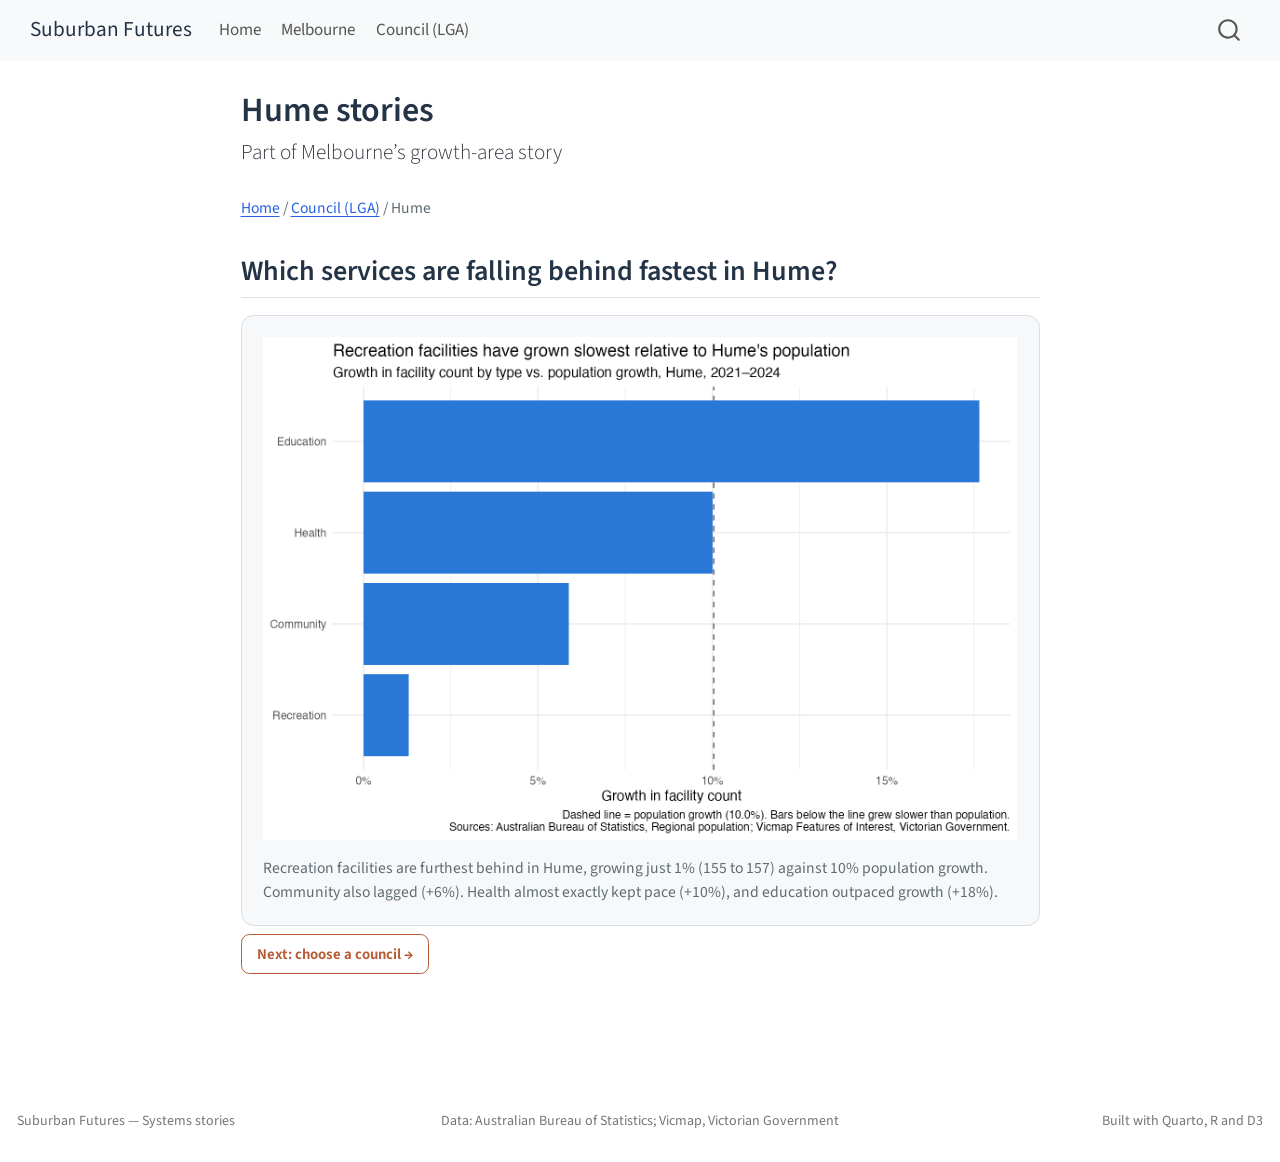
<file: stories/lgas/hume/index.html>
<!DOCTYPE html>
<html xmlns="http://www.w3.org/1999/xhtml" lang="en" xml:lang="en"><head>

<meta charset="utf-8">
<meta name="generator" content="quarto-1.9.38">

<meta name="viewport" content="width=device-width, initial-scale=1.0, user-scalable=yes">


<title>Hume stories – Suburban Futures</title>
<style>
/* Default styles provided by pandoc.
** See https://pandoc.org/MANUAL.html#variables-for-html for config info.
*/
code{white-space: pre-wrap;}
span.smallcaps{font-variant: small-caps;}
div.columns{display: flex; gap: min(4vw, 1.5em);}
div.column{flex: auto; overflow-x: auto;}
div.hanging-indent{margin-left: 1.5em; text-indent: -1.5em;}
ul.task-list{list-style: none;}
ul.task-list li input[type="checkbox"] {
  width: 0.8em;
  margin: 0 0.8em 0.2em -1em; /* quarto-specific, see https://github.com/quarto-dev/quarto-cli/issues/4556 */ 
  vertical-align: middle;
}
</style>


<script src="../../../site_libs/quarto-nav/quarto-nav.js"></script>
<script src="../../../site_libs/quarto-nav/headroom.min.js"></script>
<script src="../../../site_libs/clipboard/clipboard.min.js"></script>
<script src="../../../site_libs/quarto-search/autocomplete.umd.js"></script>
<script src="../../../site_libs/quarto-search/fuse.min.js"></script>
<script src="../../../site_libs/quarto-search/quarto-search.js"></script>
<meta name="quarto:offset" content="../../../">
<script src="../../../site_libs/quarto-html/quarto.js" type="module"></script>
<script src="../../../site_libs/quarto-html/tabsets/tabsets.js" type="module"></script>
<script src="../../../site_libs/quarto-html/popper.min.js"></script>
<script src="../../../site_libs/quarto-html/tippy.umd.min.js"></script>
<script src="../../../site_libs/quarto-html/anchor.min.js"></script>
<link href="../../../site_libs/quarto-html/tippy.css" rel="stylesheet">
<link href="../../../site_libs/quarto-html/quarto-syntax-highlighting-15634bcf2e68342d4ad2dfa704d543f6.css" rel="stylesheet" id="quarto-text-highlighting-styles">
<script src="../../../site_libs/bootstrap/bootstrap.min.js"></script>
<link href="../../../site_libs/bootstrap/bootstrap-icons.css" rel="stylesheet">
<link href="../../../site_libs/bootstrap/bootstrap-158031087360bce0ff56dc785ce39e06.min.css" rel="stylesheet" append-hash="true" id="quarto-bootstrap" data-mode="light">
<script id="quarto-search-options" type="application/json">{
  "location": "navbar",
  "copy-button": false,
  "collapse-after": 3,
  "panel-placement": "end",
  "type": "overlay",
  "limit": 50,
  "keyboard-shortcut": [
    "f",
    "/",
    "s"
  ],
  "show-item-context": false,
  "language": {
    "search-no-results-text": "No results",
    "search-matching-documents-text": "matching documents",
    "search-copy-link-title": "Copy link to search",
    "search-hide-matches-text": "Hide additional matches",
    "search-more-match-text": "more match in this document",
    "search-more-matches-text": "more matches in this document",
    "search-clear-button-title": "Clear",
    "search-text-placeholder": "",
    "search-detached-cancel-button-title": "Cancel",
    "search-submit-button-title": "Submit",
    "search-label": "Search"
  }
}</script>


<link rel="stylesheet" href="../../../assets/site.css">
</head>

<body class="nav-fixed fullcontent quarto-light">

<div id="quarto-search-results"></div>
  <header id="quarto-header" class="headroom fixed-top">
    <nav class="navbar navbar-expand-lg " data-bs-theme="dark">
      <div class="navbar-container container-fluid">
      <div class="navbar-brand-container mx-auto">
    <a class="navbar-brand" href="../../../index.html">
    <span class="navbar-title">Suburban Futures</span>
    </a>
  </div>
            <div id="quarto-search" class="" title="Search"></div>
          <button class="navbar-toggler" type="button" data-bs-toggle="collapse" data-bs-target="#navbarCollapse" aria-controls="navbarCollapse" role="menu" aria-expanded="false" aria-label="Toggle navigation" onclick="if (window.quartoToggleHeadroom) { window.quartoToggleHeadroom(); }">
  <span class="navbar-toggler-icon"></span>
</button>
          <div class="collapse navbar-collapse" id="navbarCollapse">
            <ul class="navbar-nav navbar-nav-scroll me-auto">
  <li class="nav-item">
    <a class="nav-link" href="../../../index.html"> 
<span class="menu-text">Home</span></a>
  </li>  
  <li class="nav-item">
    <a class="nav-link" href="../../../stories/melbourne/index.html"> 
<span class="menu-text">Melbourne</span></a>
  </li>  
  <li class="nav-item">
    <a class="nav-link" href="../../../stories/lgas/index.html"> 
<span class="menu-text">Council (LGA)</span></a>
  </li>  
</ul>
          </div> <!-- /navcollapse -->
            <div class="quarto-navbar-tools">
</div>
      </div> <!-- /container-fluid -->
    </nav>
</header>
<!-- content -->
<div id="quarto-content" class="quarto-container page-columns page-rows-contents page-layout-article page-navbar">
<!-- sidebar -->
<!-- margin-sidebar -->
    
<!-- main -->
<main class="content" id="quarto-document-content">

<header id="title-block-header" class="quarto-title-block default">
<div class="quarto-title">
<h1 class="title">Hume stories</h1>
<p class="subtitle lead">Part of Melbourne’s growth-area story</p>
</div>



<div class="quarto-title-meta">

    
  
    
  </div>
  


</header>


<p class="breadcrumb-trail">
<a href="../../../index.html">Home</a> / <a href="../index.html">Council (LGA)</a> / Hume
</p>
<div id="facility-types" class="qa-step">
<section id="which-services-are-falling-behind-fastest-in-hume" class="level2">
<h2 class="anchored" data-anchor-id="which-services-are-falling-behind-fastest-in-hume">Which services are falling behind fastest in Hume?</h2>
<figure class="qa-step-visual figure">
<img src="../../../assets/images/lgas/hume/facility-type-growth-2021-2024.png" alt="Bar chart of growth in facility count by type against population growth, Hume, 2021 to 2024." class="figure-img">
<figcaption>
Recreation facilities are furthest behind in Hume, growing just 1% (155 to 157) against 10% population growth. Community also lagged (+6%). Health almost exactly kept pace (+10%), and education outpaced growth (+18%).
</figcaption>
</figure>
<div class="qa-step-nav">
<p><a href="../index.html" class="qa-next">Next: choose a council →</a></p>
</div>
</section>
</div>



</main> <!-- /main -->
<script id="quarto-html-after-body" type="application/javascript">
  window.document.addEventListener("DOMContentLoaded", function (event) {
    const icon = "";
    const anchorJS = new window.AnchorJS();
    anchorJS.options = {
      placement: 'right',
      icon: icon
    };
    anchorJS.add('.anchored');
    const isCodeAnnotation = (el) => {
      for (const clz of el.classList) {
        if (clz.startsWith('code-annotation-')) {                     
          return true;
        }
      }
      return false;
    }
    const onCopySuccess = function(e) {
      // button target
      const button = e.trigger;
      // don't keep focus
      button.blur();
      // flash "checked"
      button.classList.add('code-copy-button-checked');
      var currentTitle = button.getAttribute("title");
      button.setAttribute("title", "Copied!");
      let tooltip;
      if (window.bootstrap) {
        button.setAttribute("data-bs-toggle", "tooltip");
        button.setAttribute("data-bs-placement", "left");
        button.setAttribute("data-bs-title", "Copied!");
        tooltip = new bootstrap.Tooltip(button, 
          { trigger: "manual", 
            customClass: "code-copy-button-tooltip",
            offset: [0, -8]});
        tooltip.show();    
      }
      setTimeout(function() {
        if (tooltip) {
          tooltip.hide();
          button.removeAttribute("data-bs-title");
          button.removeAttribute("data-bs-toggle");
          button.removeAttribute("data-bs-placement");
        }
        button.setAttribute("title", currentTitle);
        button.classList.remove('code-copy-button-checked');
      }, 1000);
      // clear code selection
      e.clearSelection();
    }
    const getTextToCopy = function(trigger) {
      const outerScaffold = trigger.parentElement.cloneNode(true);
      const codeEl = outerScaffold.querySelector('code');
      for (const childEl of codeEl.children) {
        if (isCodeAnnotation(childEl)) {
          childEl.remove();
        }
      }
      return codeEl.innerText;
    }
    const clipboard = new window.ClipboardJS('.code-copy-button:not([data-in-quarto-modal])', {
      text: getTextToCopy
    });
    clipboard.on('success', onCopySuccess);
    if (window.document.getElementById('quarto-embedded-source-code-modal')) {
      const clipboardModal = new window.ClipboardJS('.code-copy-button[data-in-quarto-modal]', {
        text: getTextToCopy,
        container: window.document.getElementById('quarto-embedded-source-code-modal')
      });
      clipboardModal.on('success', onCopySuccess);
    }
      var localhostRegex = new RegExp(/^(?:http|https):\/\/localhost\:?[0-9]*\//);
      var mailtoRegex = new RegExp(/^mailto:/);
        var filterRegex = new RegExp("https:\/\/megan-maidoantothao\.github\.io\/SubUrbanFuture-site\/");
      var isInternal = (href) => {
          return filterRegex.test(href) || localhostRegex.test(href) || mailtoRegex.test(href);
      }
      // Inspect non-navigation links and adorn them if external
     var links = window.document.querySelectorAll('a[href]:not(.nav-link):not(.navbar-brand):not(.toc-action):not(.sidebar-link):not(.sidebar-item-toggle):not(.pagination-link):not(.no-external):not([aria-hidden]):not(.dropdown-item):not(.quarto-navigation-tool):not(.about-link)');
      for (var i=0; i<links.length; i++) {
        const link = links[i];
        if (!isInternal(link.href)) {
          // undo the damage that might have been done by quarto-nav.js in the case of
          // links that we want to consider external
          if (link.dataset.originalHref !== undefined) {
            link.href = link.dataset.originalHref;
          }
            // target, if specified
            link.setAttribute("target", "_blank");
            if (link.getAttribute("rel") === null) {
              link.setAttribute("rel", "noopener");
            }
        }
      }
    function tippyHover(el, contentFn, onTriggerFn, onUntriggerFn) {
      const config = {
        allowHTML: true,
        maxWidth: 500,
        delay: 100,
        arrow: false,
        appendTo: function(el) {
            return el.parentElement;
        },
        interactive: true,
        interactiveBorder: 10,
        theme: 'quarto',
        placement: 'bottom-start',
      };
      if (contentFn) {
        config.content = contentFn;
      }
      if (onTriggerFn) {
        config.onTrigger = onTriggerFn;
      }
      if (onUntriggerFn) {
        config.onUntrigger = onUntriggerFn;
      }
      window.tippy(el, config); 
    }
    const noterefs = window.document.querySelectorAll('a[role="doc-noteref"]');
    for (var i=0; i<noterefs.length; i++) {
      const ref = noterefs[i];
      tippyHover(ref, function() {
        // use id or data attribute instead here
        let href = ref.getAttribute('data-footnote-href') || ref.getAttribute('href');
        try { href = new URL(href).hash; } catch {}
        const id = href.replace(/^#\/?/, "");
        const note = window.document.getElementById(id);
        if (note) {
          return note.innerHTML;
        } else {
          return "";
        }
      });
    }
    const xrefs = window.document.querySelectorAll('a.quarto-xref');
    const processXRef = (id, note) => {
      // Strip column container classes
      const stripColumnClz = (el) => {
        el.classList.remove("page-full", "page-columns");
        if (el.children) {
          for (const child of el.children) {
            stripColumnClz(child);
          }
        }
      }
      stripColumnClz(note)
      if (id === null || id.startsWith('sec-')) {
        // Special case sections, only their first couple elements
        const container = document.createElement("div");
        if (note.children && note.children.length > 2) {
          container.appendChild(note.children[0].cloneNode(true));
          for (let i = 1; i < note.children.length; i++) {
            const child = note.children[i];
            if (child.tagName === "P" && child.innerText === "") {
              continue;
            } else {
              container.appendChild(child.cloneNode(true));
              break;
            }
          }
          if (window.Quarto?.typesetMath) {
            window.Quarto.typesetMath(container);
          }
          return container.innerHTML
        } else {
          if (window.Quarto?.typesetMath) {
            window.Quarto.typesetMath(note);
          }
          return note.innerHTML;
        }
      } else {
        // Remove any anchor links if they are present
        const anchorLink = note.querySelector('a.anchorjs-link');
        if (anchorLink) {
          anchorLink.remove();
        }
        if (window.Quarto?.typesetMath) {
          window.Quarto.typesetMath(note);
        }
        if (note.classList.contains("callout")) {
          return note.outerHTML;
        } else {
          return note.innerHTML;
        }
      }
    }
    for (var i=0; i<xrefs.length; i++) {
      const xref = xrefs[i];
      tippyHover(xref, undefined, function(instance) {
        instance.disable();
        let url = xref.getAttribute('href');
        let hash = undefined; 
        if (url.startsWith('#')) {
          hash = url;
        } else {
          try { hash = new URL(url).hash; } catch {}
        }
        if (hash) {
          const id = hash.replace(/^#\/?/, "");
          const note = window.document.getElementById(id);
          if (note !== null) {
            try {
              const html = processXRef(id, note.cloneNode(true));
              instance.setContent(html);
            } finally {
              instance.enable();
              instance.show();
            }
          } else {
            // See if we can fetch this
            fetch(url.split('#')[0])
            .then(res => res.text())
            .then(html => {
              const parser = new DOMParser();
              const htmlDoc = parser.parseFromString(html, "text/html");
              const note = htmlDoc.getElementById(id);
              if (note !== null) {
                const html = processXRef(id, note);
                instance.setContent(html);
              } 
            }).finally(() => {
              instance.enable();
              instance.show();
            });
          }
        } else {
          // See if we can fetch a full url (with no hash to target)
          // This is a special case and we should probably do some content thinning / targeting
          fetch(url)
          .then(res => res.text())
          .then(html => {
            const parser = new DOMParser();
            const htmlDoc = parser.parseFromString(html, "text/html");
            const note = htmlDoc.querySelector('main.content');
            if (note !== null) {
              // This should only happen for chapter cross references
              // (since there is no id in the URL)
              // remove the first header
              if (note.children.length > 0 && note.children[0].tagName === "HEADER") {
                note.children[0].remove();
              }
              const html = processXRef(null, note);
              instance.setContent(html);
            } 
          }).finally(() => {
            instance.enable();
            instance.show();
          });
        }
      }, function(instance) {
      });
    }
        let selectedAnnoteEl;
        const selectorForAnnotation = ( cell, annotation) => {
          let cellAttr = 'data-code-cell="' + cell + '"';
          let lineAttr = 'data-code-annotation="' +  annotation + '"';
          const selector = 'span[' + cellAttr + '][' + lineAttr + ']';
          return selector;
        }
        const selectCodeLines = (annoteEl) => {
          const doc = window.document;
          const targetCell = annoteEl.getAttribute("data-target-cell");
          const targetAnnotation = annoteEl.getAttribute("data-target-annotation");
          const annoteSpan = window.document.querySelector(selectorForAnnotation(targetCell, targetAnnotation));
          const lines = annoteSpan.getAttribute("data-code-lines").split(",");
          const lineIds = lines.map((line) => {
            return targetCell + "-" + line;
          })
          let top = null;
          let height = null;
          let parent = null;
          if (lineIds.length > 0) {
              //compute the position of the single el (top and bottom and make a div)
              const el = window.document.getElementById(lineIds[0]);
              top = el.offsetTop;
              height = el.offsetHeight;
              parent = el.parentElement.parentElement;
            if (lineIds.length > 1) {
              const lastEl = window.document.getElementById(lineIds[lineIds.length - 1]);
              const bottom = lastEl.offsetTop + lastEl.offsetHeight;
              height = bottom - top;
            }
            if (top !== null && height !== null && parent !== null) {
              // cook up a div (if necessary) and position it 
              let div = window.document.getElementById("code-annotation-line-highlight");
              if (div === null) {
                div = window.document.createElement("div");
                div.setAttribute("id", "code-annotation-line-highlight");
                div.style.position = 'absolute';
                parent.appendChild(div);
              }
              div.style.top = top - 2 + "px";
              div.style.height = height + 4 + "px";
              div.style.left = 0;
              let gutterDiv = window.document.getElementById("code-annotation-line-highlight-gutter");
              if (gutterDiv === null) {
                gutterDiv = window.document.createElement("div");
                gutterDiv.setAttribute("id", "code-annotation-line-highlight-gutter");
                gutterDiv.style.position = 'absolute';
                const codeCell = window.document.getElementById(targetCell);
                const gutter = codeCell.querySelector('.code-annotation-gutter');
                gutter.appendChild(gutterDiv);
              }
              gutterDiv.style.top = top - 2 + "px";
              gutterDiv.style.height = height + 4 + "px";
            }
            selectedAnnoteEl = annoteEl;
          }
        };
        const unselectCodeLines = () => {
          const elementsIds = ["code-annotation-line-highlight", "code-annotation-line-highlight-gutter"];
          elementsIds.forEach((elId) => {
            const div = window.document.getElementById(elId);
            if (div) {
              div.remove();
            }
          });
          selectedAnnoteEl = undefined;
        };
          // Handle positioning of the toggle
      window.addEventListener(
        "resize",
        throttle(() => {
          elRect = undefined;
          if (selectedAnnoteEl) {
            selectCodeLines(selectedAnnoteEl);
          }
        }, 10)
      );
      function throttle(fn, ms) {
      let throttle = false;
      let timer;
        return (...args) => {
          if(!throttle) { // first call gets through
              fn.apply(this, args);
              throttle = true;
          } else { // all the others get throttled
              if(timer) clearTimeout(timer); // cancel #2
              timer = setTimeout(() => {
                fn.apply(this, args);
                timer = throttle = false;
              }, ms);
          }
        };
      }
        // Attach click handler to the DT
        const annoteDls = window.document.querySelectorAll('dt[data-target-cell]');
        for (const annoteDlNode of annoteDls) {
          annoteDlNode.addEventListener('click', (event) => {
            const clickedEl = event.target;
            if (clickedEl !== selectedAnnoteEl) {
              unselectCodeLines();
              const activeEl = window.document.querySelector('dt[data-target-cell].code-annotation-active');
              if (activeEl) {
                activeEl.classList.remove('code-annotation-active');
              }
              selectCodeLines(clickedEl);
              clickedEl.classList.add('code-annotation-active');
            } else {
              // Unselect the line
              unselectCodeLines();
              clickedEl.classList.remove('code-annotation-active');
            }
          });
        }
    const findCites = (el) => {
      const parentEl = el.parentElement;
      if (parentEl) {
        const cites = parentEl.dataset.cites;
        if (cites) {
          return {
            el,
            cites: cites.split(' ')
          };
        } else {
          return findCites(el.parentElement)
        }
      } else {
        return undefined;
      }
    };
    var bibliorefs = window.document.querySelectorAll('a[role="doc-biblioref"]');
    for (var i=0; i<bibliorefs.length; i++) {
      const ref = bibliorefs[i];
      const citeInfo = findCites(ref);
      if (citeInfo) {
        tippyHover(citeInfo.el, function() {
          var popup = window.document.createElement('div');
          citeInfo.cites.forEach(function(cite) {
            var citeDiv = window.document.createElement('div');
            citeDiv.classList.add('hanging-indent');
            citeDiv.classList.add('csl-entry');
            var biblioDiv = window.document.getElementById('ref-' + cite);
            if (biblioDiv) {
              citeDiv.innerHTML = biblioDiv.innerHTML;
            }
            popup.appendChild(citeDiv);
          });
          return popup.innerHTML;
        });
      }
    }
  });
  </script>
</div> <!-- /content -->
<footer class="footer">
  <div class="nav-footer">
    <div class="nav-footer-left">
<p>Suburban Futures — Systems stories</p>
</div>   
    <div class="nav-footer-center">
<p>Data: Australian Bureau of Statistics; Vicmap, Victorian Government</p>
</div>
    <div class="nav-footer-right">
<p>Built with Quarto, R and D3</p>
</div>
  </div>
</footer>




</body></html>
</file>
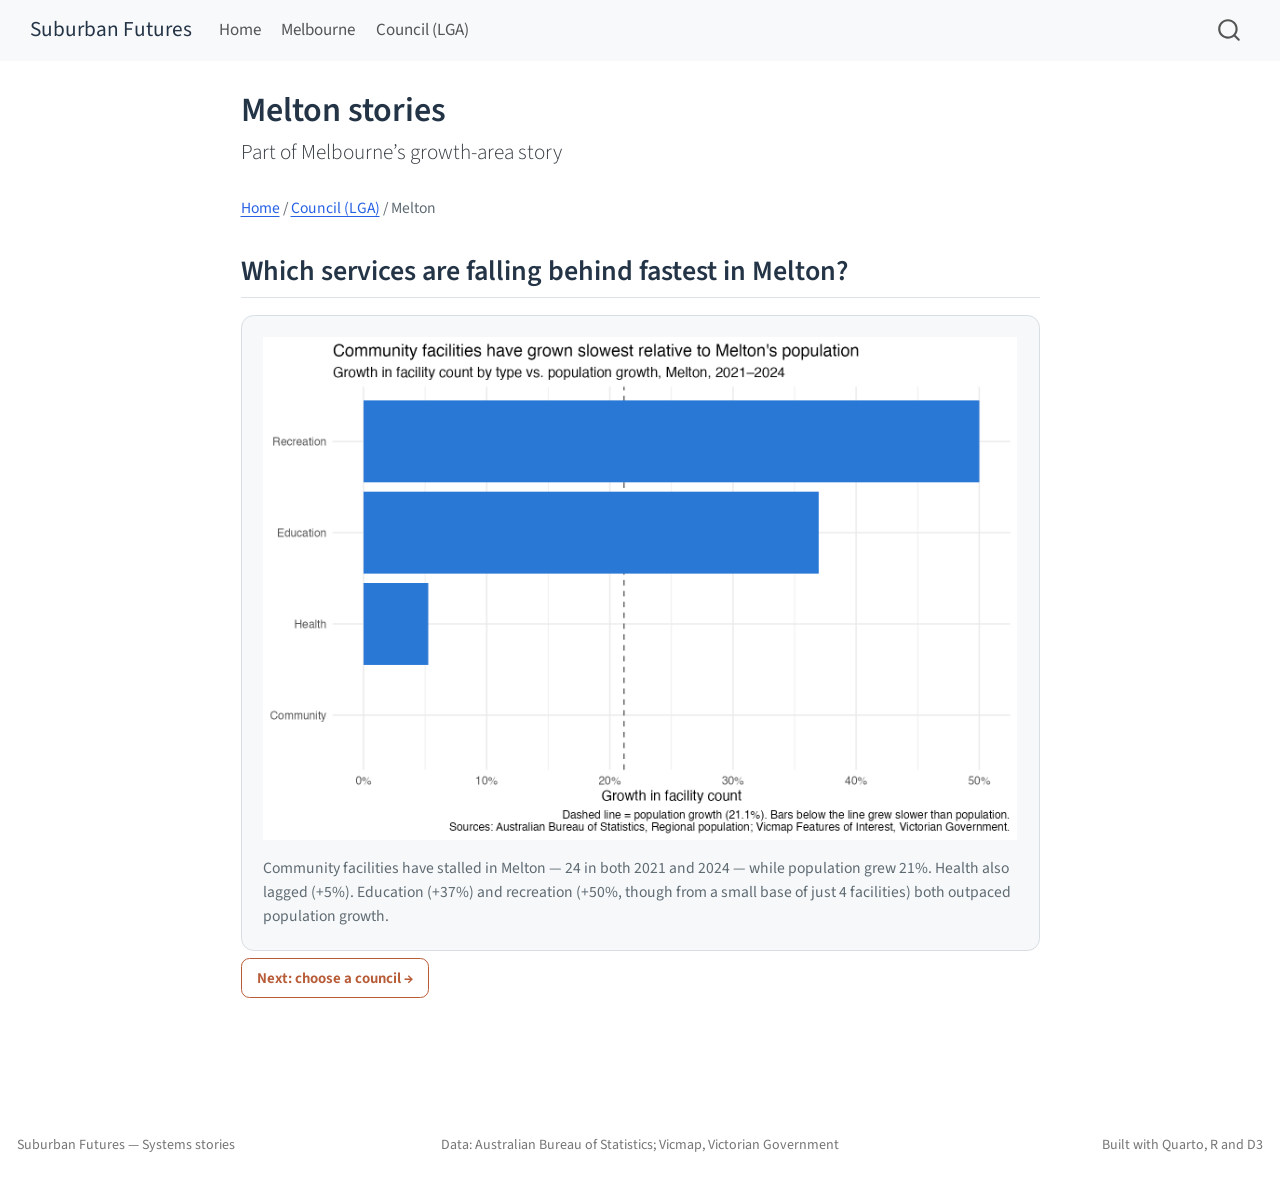
<file: stories/lgas/melton/index.html>
<!DOCTYPE html>
<html xmlns="http://www.w3.org/1999/xhtml" lang="en" xml:lang="en"><head>

<meta charset="utf-8">
<meta name="generator" content="quarto-1.9.38">

<meta name="viewport" content="width=device-width, initial-scale=1.0, user-scalable=yes">


<title>Melton stories – Suburban Futures</title>
<style>
/* Default styles provided by pandoc.
** See https://pandoc.org/MANUAL.html#variables-for-html for config info.
*/
code{white-space: pre-wrap;}
span.smallcaps{font-variant: small-caps;}
div.columns{display: flex; gap: min(4vw, 1.5em);}
div.column{flex: auto; overflow-x: auto;}
div.hanging-indent{margin-left: 1.5em; text-indent: -1.5em;}
ul.task-list{list-style: none;}
ul.task-list li input[type="checkbox"] {
  width: 0.8em;
  margin: 0 0.8em 0.2em -1em; /* quarto-specific, see https://github.com/quarto-dev/quarto-cli/issues/4556 */ 
  vertical-align: middle;
}
</style>


<script src="../../../site_libs/quarto-nav/quarto-nav.js"></script>
<script src="../../../site_libs/quarto-nav/headroom.min.js"></script>
<script src="../../../site_libs/clipboard/clipboard.min.js"></script>
<script src="../../../site_libs/quarto-search/autocomplete.umd.js"></script>
<script src="../../../site_libs/quarto-search/fuse.min.js"></script>
<script src="../../../site_libs/quarto-search/quarto-search.js"></script>
<meta name="quarto:offset" content="../../../">
<script src="../../../site_libs/quarto-html/quarto.js" type="module"></script>
<script src="../../../site_libs/quarto-html/tabsets/tabsets.js" type="module"></script>
<script src="../../../site_libs/quarto-html/popper.min.js"></script>
<script src="../../../site_libs/quarto-html/tippy.umd.min.js"></script>
<script src="../../../site_libs/quarto-html/anchor.min.js"></script>
<link href="../../../site_libs/quarto-html/tippy.css" rel="stylesheet">
<link href="../../../site_libs/quarto-html/quarto-syntax-highlighting-15634bcf2e68342d4ad2dfa704d543f6.css" rel="stylesheet" id="quarto-text-highlighting-styles">
<script src="../../../site_libs/bootstrap/bootstrap.min.js"></script>
<link href="../../../site_libs/bootstrap/bootstrap-icons.css" rel="stylesheet">
<link href="../../../site_libs/bootstrap/bootstrap-158031087360bce0ff56dc785ce39e06.min.css" rel="stylesheet" append-hash="true" id="quarto-bootstrap" data-mode="light">
<script id="quarto-search-options" type="application/json">{
  "location": "navbar",
  "copy-button": false,
  "collapse-after": 3,
  "panel-placement": "end",
  "type": "overlay",
  "limit": 50,
  "keyboard-shortcut": [
    "f",
    "/",
    "s"
  ],
  "show-item-context": false,
  "language": {
    "search-no-results-text": "No results",
    "search-matching-documents-text": "matching documents",
    "search-copy-link-title": "Copy link to search",
    "search-hide-matches-text": "Hide additional matches",
    "search-more-match-text": "more match in this document",
    "search-more-matches-text": "more matches in this document",
    "search-clear-button-title": "Clear",
    "search-text-placeholder": "",
    "search-detached-cancel-button-title": "Cancel",
    "search-submit-button-title": "Submit",
    "search-label": "Search"
  }
}</script>


<link rel="stylesheet" href="../../../assets/site.css">
</head>

<body class="nav-fixed fullcontent quarto-light">

<div id="quarto-search-results"></div>
  <header id="quarto-header" class="headroom fixed-top">
    <nav class="navbar navbar-expand-lg " data-bs-theme="dark">
      <div class="navbar-container container-fluid">
      <div class="navbar-brand-container mx-auto">
    <a class="navbar-brand" href="../../../index.html">
    <span class="navbar-title">Suburban Futures</span>
    </a>
  </div>
            <div id="quarto-search" class="" title="Search"></div>
          <button class="navbar-toggler" type="button" data-bs-toggle="collapse" data-bs-target="#navbarCollapse" aria-controls="navbarCollapse" role="menu" aria-expanded="false" aria-label="Toggle navigation" onclick="if (window.quartoToggleHeadroom) { window.quartoToggleHeadroom(); }">
  <span class="navbar-toggler-icon"></span>
</button>
          <div class="collapse navbar-collapse" id="navbarCollapse">
            <ul class="navbar-nav navbar-nav-scroll me-auto">
  <li class="nav-item">
    <a class="nav-link" href="../../../index.html"> 
<span class="menu-text">Home</span></a>
  </li>  
  <li class="nav-item">
    <a class="nav-link" href="../../../stories/melbourne/index.html"> 
<span class="menu-text">Melbourne</span></a>
  </li>  
  <li class="nav-item">
    <a class="nav-link" href="../../../stories/lgas/index.html"> 
<span class="menu-text">Council (LGA)</span></a>
  </li>  
</ul>
          </div> <!-- /navcollapse -->
            <div class="quarto-navbar-tools">
</div>
      </div> <!-- /container-fluid -->
    </nav>
</header>
<!-- content -->
<div id="quarto-content" class="quarto-container page-columns page-rows-contents page-layout-article page-navbar">
<!-- sidebar -->
<!-- margin-sidebar -->
    
<!-- main -->
<main class="content" id="quarto-document-content">

<header id="title-block-header" class="quarto-title-block default">
<div class="quarto-title">
<h1 class="title">Melton stories</h1>
<p class="subtitle lead">Part of Melbourne’s growth-area story</p>
</div>



<div class="quarto-title-meta">

    
  
    
  </div>
  


</header>


<p class="breadcrumb-trail">
<a href="../../../index.html">Home</a> / <a href="../index.html">Council (LGA)</a> / Melton
</p>
<div id="facility-types" class="qa-step">
<section id="which-services-are-falling-behind-fastest-in-melton" class="level2">
<h2 class="anchored" data-anchor-id="which-services-are-falling-behind-fastest-in-melton">Which services are falling behind fastest in Melton?</h2>
<figure class="qa-step-visual figure">
<img src="../../../assets/images/lgas/melton/facility-type-growth-2021-2024.png" alt="Bar chart of growth in facility count by type against population growth, Melton, 2021 to 2024." class="figure-img">
<figcaption>
Community facilities have stalled in Melton — 24 in both 2021 and 2024 — while population grew 21%. Health also lagged (+5%). Education (+37%) and recreation (+50%, though from a small base of just 4 facilities) both outpaced population growth.
</figcaption>
</figure>
<div class="qa-step-nav">
<p><a href="../index.html" class="qa-next">Next: choose a council →</a></p>
</div>
</section>
</div>



</main> <!-- /main -->
<script id="quarto-html-after-body" type="application/javascript">
  window.document.addEventListener("DOMContentLoaded", function (event) {
    const icon = "";
    const anchorJS = new window.AnchorJS();
    anchorJS.options = {
      placement: 'right',
      icon: icon
    };
    anchorJS.add('.anchored');
    const isCodeAnnotation = (el) => {
      for (const clz of el.classList) {
        if (clz.startsWith('code-annotation-')) {                     
          return true;
        }
      }
      return false;
    }
    const onCopySuccess = function(e) {
      // button target
      const button = e.trigger;
      // don't keep focus
      button.blur();
      // flash "checked"
      button.classList.add('code-copy-button-checked');
      var currentTitle = button.getAttribute("title");
      button.setAttribute("title", "Copied!");
      let tooltip;
      if (window.bootstrap) {
        button.setAttribute("data-bs-toggle", "tooltip");
        button.setAttribute("data-bs-placement", "left");
        button.setAttribute("data-bs-title", "Copied!");
        tooltip = new bootstrap.Tooltip(button, 
          { trigger: "manual", 
            customClass: "code-copy-button-tooltip",
            offset: [0, -8]});
        tooltip.show();    
      }
      setTimeout(function() {
        if (tooltip) {
          tooltip.hide();
          button.removeAttribute("data-bs-title");
          button.removeAttribute("data-bs-toggle");
          button.removeAttribute("data-bs-placement");
        }
        button.setAttribute("title", currentTitle);
        button.classList.remove('code-copy-button-checked');
      }, 1000);
      // clear code selection
      e.clearSelection();
    }
    const getTextToCopy = function(trigger) {
      const outerScaffold = trigger.parentElement.cloneNode(true);
      const codeEl = outerScaffold.querySelector('code');
      for (const childEl of codeEl.children) {
        if (isCodeAnnotation(childEl)) {
          childEl.remove();
        }
      }
      return codeEl.innerText;
    }
    const clipboard = new window.ClipboardJS('.code-copy-button:not([data-in-quarto-modal])', {
      text: getTextToCopy
    });
    clipboard.on('success', onCopySuccess);
    if (window.document.getElementById('quarto-embedded-source-code-modal')) {
      const clipboardModal = new window.ClipboardJS('.code-copy-button[data-in-quarto-modal]', {
        text: getTextToCopy,
        container: window.document.getElementById('quarto-embedded-source-code-modal')
      });
      clipboardModal.on('success', onCopySuccess);
    }
      var localhostRegex = new RegExp(/^(?:http|https):\/\/localhost\:?[0-9]*\//);
      var mailtoRegex = new RegExp(/^mailto:/);
        var filterRegex = new RegExp("https:\/\/megan-maidoantothao\.github\.io\/SubUrbanFuture-site\/");
      var isInternal = (href) => {
          return filterRegex.test(href) || localhostRegex.test(href) || mailtoRegex.test(href);
      }
      // Inspect non-navigation links and adorn them if external
     var links = window.document.querySelectorAll('a[href]:not(.nav-link):not(.navbar-brand):not(.toc-action):not(.sidebar-link):not(.sidebar-item-toggle):not(.pagination-link):not(.no-external):not([aria-hidden]):not(.dropdown-item):not(.quarto-navigation-tool):not(.about-link)');
      for (var i=0; i<links.length; i++) {
        const link = links[i];
        if (!isInternal(link.href)) {
          // undo the damage that might have been done by quarto-nav.js in the case of
          // links that we want to consider external
          if (link.dataset.originalHref !== undefined) {
            link.href = link.dataset.originalHref;
          }
            // target, if specified
            link.setAttribute("target", "_blank");
            if (link.getAttribute("rel") === null) {
              link.setAttribute("rel", "noopener");
            }
        }
      }
    function tippyHover(el, contentFn, onTriggerFn, onUntriggerFn) {
      const config = {
        allowHTML: true,
        maxWidth: 500,
        delay: 100,
        arrow: false,
        appendTo: function(el) {
            return el.parentElement;
        },
        interactive: true,
        interactiveBorder: 10,
        theme: 'quarto',
        placement: 'bottom-start',
      };
      if (contentFn) {
        config.content = contentFn;
      }
      if (onTriggerFn) {
        config.onTrigger = onTriggerFn;
      }
      if (onUntriggerFn) {
        config.onUntrigger = onUntriggerFn;
      }
      window.tippy(el, config); 
    }
    const noterefs = window.document.querySelectorAll('a[role="doc-noteref"]');
    for (var i=0; i<noterefs.length; i++) {
      const ref = noterefs[i];
      tippyHover(ref, function() {
        // use id or data attribute instead here
        let href = ref.getAttribute('data-footnote-href') || ref.getAttribute('href');
        try { href = new URL(href).hash; } catch {}
        const id = href.replace(/^#\/?/, "");
        const note = window.document.getElementById(id);
        if (note) {
          return note.innerHTML;
        } else {
          return "";
        }
      });
    }
    const xrefs = window.document.querySelectorAll('a.quarto-xref');
    const processXRef = (id, note) => {
      // Strip column container classes
      const stripColumnClz = (el) => {
        el.classList.remove("page-full", "page-columns");
        if (el.children) {
          for (const child of el.children) {
            stripColumnClz(child);
          }
        }
      }
      stripColumnClz(note)
      if (id === null || id.startsWith('sec-')) {
        // Special case sections, only their first couple elements
        const container = document.createElement("div");
        if (note.children && note.children.length > 2) {
          container.appendChild(note.children[0].cloneNode(true));
          for (let i = 1; i < note.children.length; i++) {
            const child = note.children[i];
            if (child.tagName === "P" && child.innerText === "") {
              continue;
            } else {
              container.appendChild(child.cloneNode(true));
              break;
            }
          }
          if (window.Quarto?.typesetMath) {
            window.Quarto.typesetMath(container);
          }
          return container.innerHTML
        } else {
          if (window.Quarto?.typesetMath) {
            window.Quarto.typesetMath(note);
          }
          return note.innerHTML;
        }
      } else {
        // Remove any anchor links if they are present
        const anchorLink = note.querySelector('a.anchorjs-link');
        if (anchorLink) {
          anchorLink.remove();
        }
        if (window.Quarto?.typesetMath) {
          window.Quarto.typesetMath(note);
        }
        if (note.classList.contains("callout")) {
          return note.outerHTML;
        } else {
          return note.innerHTML;
        }
      }
    }
    for (var i=0; i<xrefs.length; i++) {
      const xref = xrefs[i];
      tippyHover(xref, undefined, function(instance) {
        instance.disable();
        let url = xref.getAttribute('href');
        let hash = undefined; 
        if (url.startsWith('#')) {
          hash = url;
        } else {
          try { hash = new URL(url).hash; } catch {}
        }
        if (hash) {
          const id = hash.replace(/^#\/?/, "");
          const note = window.document.getElementById(id);
          if (note !== null) {
            try {
              const html = processXRef(id, note.cloneNode(true));
              instance.setContent(html);
            } finally {
              instance.enable();
              instance.show();
            }
          } else {
            // See if we can fetch this
            fetch(url.split('#')[0])
            .then(res => res.text())
            .then(html => {
              const parser = new DOMParser();
              const htmlDoc = parser.parseFromString(html, "text/html");
              const note = htmlDoc.getElementById(id);
              if (note !== null) {
                const html = processXRef(id, note);
                instance.setContent(html);
              } 
            }).finally(() => {
              instance.enable();
              instance.show();
            });
          }
        } else {
          // See if we can fetch a full url (with no hash to target)
          // This is a special case and we should probably do some content thinning / targeting
          fetch(url)
          .then(res => res.text())
          .then(html => {
            const parser = new DOMParser();
            const htmlDoc = parser.parseFromString(html, "text/html");
            const note = htmlDoc.querySelector('main.content');
            if (note !== null) {
              // This should only happen for chapter cross references
              // (since there is no id in the URL)
              // remove the first header
              if (note.children.length > 0 && note.children[0].tagName === "HEADER") {
                note.children[0].remove();
              }
              const html = processXRef(null, note);
              instance.setContent(html);
            } 
          }).finally(() => {
            instance.enable();
            instance.show();
          });
        }
      }, function(instance) {
      });
    }
        let selectedAnnoteEl;
        const selectorForAnnotation = ( cell, annotation) => {
          let cellAttr = 'data-code-cell="' + cell + '"';
          let lineAttr = 'data-code-annotation="' +  annotation + '"';
          const selector = 'span[' + cellAttr + '][' + lineAttr + ']';
          return selector;
        }
        const selectCodeLines = (annoteEl) => {
          const doc = window.document;
          const targetCell = annoteEl.getAttribute("data-target-cell");
          const targetAnnotation = annoteEl.getAttribute("data-target-annotation");
          const annoteSpan = window.document.querySelector(selectorForAnnotation(targetCell, targetAnnotation));
          const lines = annoteSpan.getAttribute("data-code-lines").split(",");
          const lineIds = lines.map((line) => {
            return targetCell + "-" + line;
          })
          let top = null;
          let height = null;
          let parent = null;
          if (lineIds.length > 0) {
              //compute the position of the single el (top and bottom and make a div)
              const el = window.document.getElementById(lineIds[0]);
              top = el.offsetTop;
              height = el.offsetHeight;
              parent = el.parentElement.parentElement;
            if (lineIds.length > 1) {
              const lastEl = window.document.getElementById(lineIds[lineIds.length - 1]);
              const bottom = lastEl.offsetTop + lastEl.offsetHeight;
              height = bottom - top;
            }
            if (top !== null && height !== null && parent !== null) {
              // cook up a div (if necessary) and position it 
              let div = window.document.getElementById("code-annotation-line-highlight");
              if (div === null) {
                div = window.document.createElement("div");
                div.setAttribute("id", "code-annotation-line-highlight");
                div.style.position = 'absolute';
                parent.appendChild(div);
              }
              div.style.top = top - 2 + "px";
              div.style.height = height + 4 + "px";
              div.style.left = 0;
              let gutterDiv = window.document.getElementById("code-annotation-line-highlight-gutter");
              if (gutterDiv === null) {
                gutterDiv = window.document.createElement("div");
                gutterDiv.setAttribute("id", "code-annotation-line-highlight-gutter");
                gutterDiv.style.position = 'absolute';
                const codeCell = window.document.getElementById(targetCell);
                const gutter = codeCell.querySelector('.code-annotation-gutter');
                gutter.appendChild(gutterDiv);
              }
              gutterDiv.style.top = top - 2 + "px";
              gutterDiv.style.height = height + 4 + "px";
            }
            selectedAnnoteEl = annoteEl;
          }
        };
        const unselectCodeLines = () => {
          const elementsIds = ["code-annotation-line-highlight", "code-annotation-line-highlight-gutter"];
          elementsIds.forEach((elId) => {
            const div = window.document.getElementById(elId);
            if (div) {
              div.remove();
            }
          });
          selectedAnnoteEl = undefined;
        };
          // Handle positioning of the toggle
      window.addEventListener(
        "resize",
        throttle(() => {
          elRect = undefined;
          if (selectedAnnoteEl) {
            selectCodeLines(selectedAnnoteEl);
          }
        }, 10)
      );
      function throttle(fn, ms) {
      let throttle = false;
      let timer;
        return (...args) => {
          if(!throttle) { // first call gets through
              fn.apply(this, args);
              throttle = true;
          } else { // all the others get throttled
              if(timer) clearTimeout(timer); // cancel #2
              timer = setTimeout(() => {
                fn.apply(this, args);
                timer = throttle = false;
              }, ms);
          }
        };
      }
        // Attach click handler to the DT
        const annoteDls = window.document.querySelectorAll('dt[data-target-cell]');
        for (const annoteDlNode of annoteDls) {
          annoteDlNode.addEventListener('click', (event) => {
            const clickedEl = event.target;
            if (clickedEl !== selectedAnnoteEl) {
              unselectCodeLines();
              const activeEl = window.document.querySelector('dt[data-target-cell].code-annotation-active');
              if (activeEl) {
                activeEl.classList.remove('code-annotation-active');
              }
              selectCodeLines(clickedEl);
              clickedEl.classList.add('code-annotation-active');
            } else {
              // Unselect the line
              unselectCodeLines();
              clickedEl.classList.remove('code-annotation-active');
            }
          });
        }
    const findCites = (el) => {
      const parentEl = el.parentElement;
      if (parentEl) {
        const cites = parentEl.dataset.cites;
        if (cites) {
          return {
            el,
            cites: cites.split(' ')
          };
        } else {
          return findCites(el.parentElement)
        }
      } else {
        return undefined;
      }
    };
    var bibliorefs = window.document.querySelectorAll('a[role="doc-biblioref"]');
    for (var i=0; i<bibliorefs.length; i++) {
      const ref = bibliorefs[i];
      const citeInfo = findCites(ref);
      if (citeInfo) {
        tippyHover(citeInfo.el, function() {
          var popup = window.document.createElement('div');
          citeInfo.cites.forEach(function(cite) {
            var citeDiv = window.document.createElement('div');
            citeDiv.classList.add('hanging-indent');
            citeDiv.classList.add('csl-entry');
            var biblioDiv = window.document.getElementById('ref-' + cite);
            if (biblioDiv) {
              citeDiv.innerHTML = biblioDiv.innerHTML;
            }
            popup.appendChild(citeDiv);
          });
          return popup.innerHTML;
        });
      }
    }
  });
  </script>
</div> <!-- /content -->
<footer class="footer">
  <div class="nav-footer">
    <div class="nav-footer-left">
<p>Suburban Futures — Systems stories</p>
</div>   
    <div class="nav-footer-center">
<p>Data: Australian Bureau of Statistics; Vicmap, Victorian Government</p>
</div>
    <div class="nav-footer-right">
<p>Built with Quarto, R and D3</p>
</div>
  </div>
</footer>




</body></html>
</file>
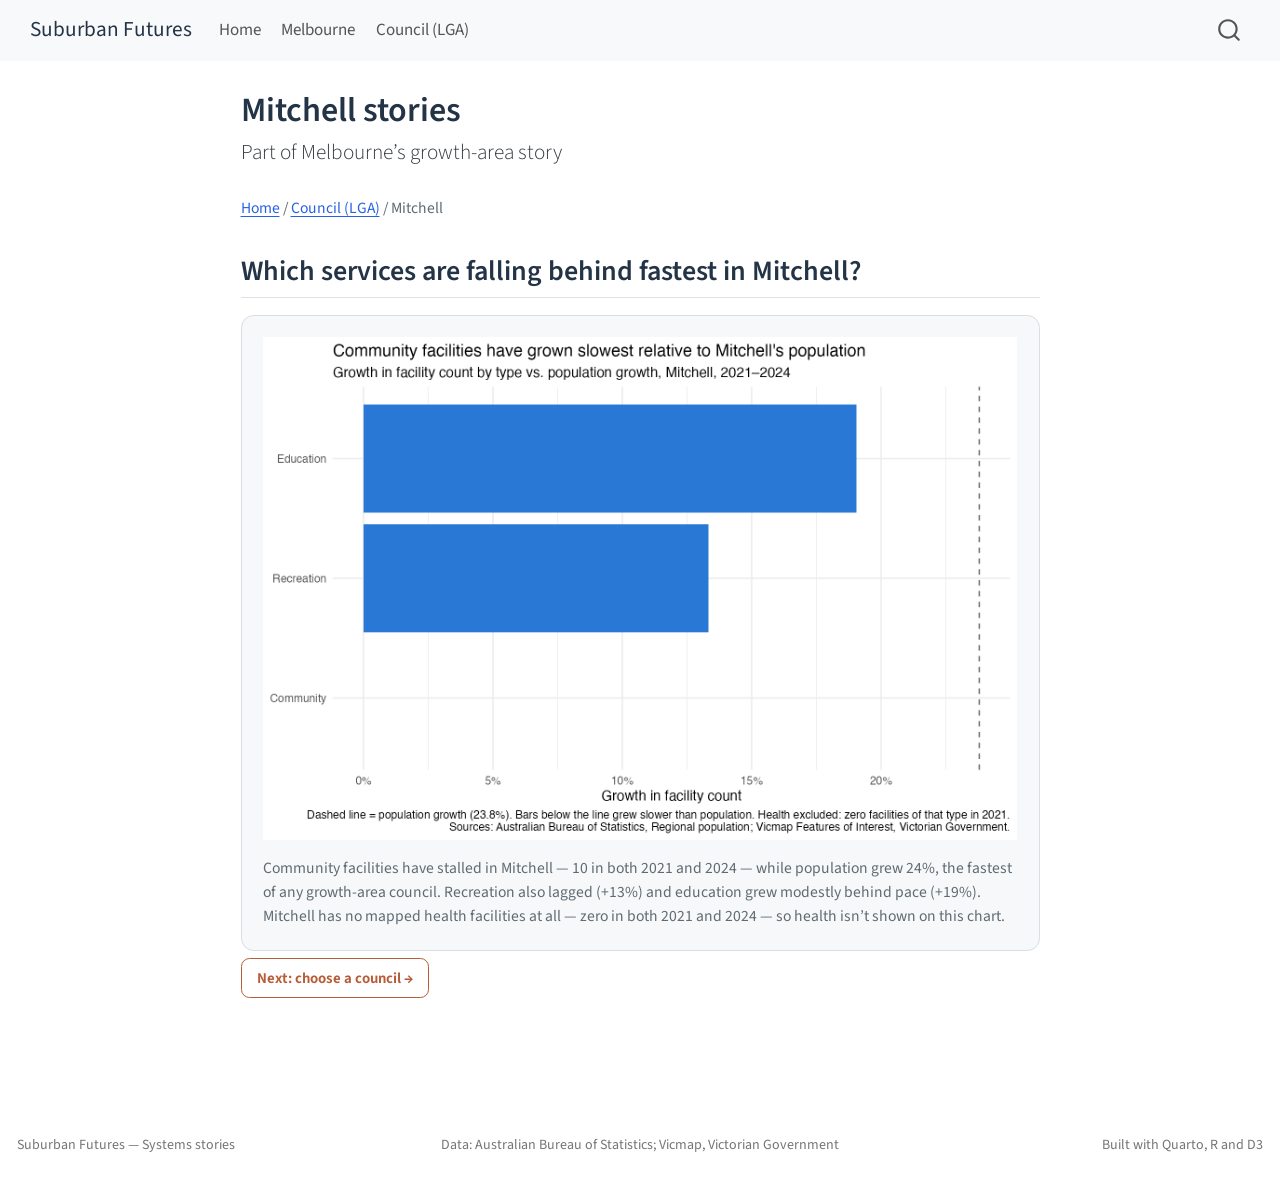
<file: stories/lgas/mitchell/index.html>
<!DOCTYPE html>
<html xmlns="http://www.w3.org/1999/xhtml" lang="en" xml:lang="en"><head>

<meta charset="utf-8">
<meta name="generator" content="quarto-1.9.38">

<meta name="viewport" content="width=device-width, initial-scale=1.0, user-scalable=yes">


<title>Mitchell stories – Suburban Futures</title>
<style>
/* Default styles provided by pandoc.
** See https://pandoc.org/MANUAL.html#variables-for-html for config info.
*/
code{white-space: pre-wrap;}
span.smallcaps{font-variant: small-caps;}
div.columns{display: flex; gap: min(4vw, 1.5em);}
div.column{flex: auto; overflow-x: auto;}
div.hanging-indent{margin-left: 1.5em; text-indent: -1.5em;}
ul.task-list{list-style: none;}
ul.task-list li input[type="checkbox"] {
  width: 0.8em;
  margin: 0 0.8em 0.2em -1em; /* quarto-specific, see https://github.com/quarto-dev/quarto-cli/issues/4556 */ 
  vertical-align: middle;
}
</style>


<script src="../../../site_libs/quarto-nav/quarto-nav.js"></script>
<script src="../../../site_libs/quarto-nav/headroom.min.js"></script>
<script src="../../../site_libs/clipboard/clipboard.min.js"></script>
<script src="../../../site_libs/quarto-search/autocomplete.umd.js"></script>
<script src="../../../site_libs/quarto-search/fuse.min.js"></script>
<script src="../../../site_libs/quarto-search/quarto-search.js"></script>
<meta name="quarto:offset" content="../../../">
<script src="../../../site_libs/quarto-html/quarto.js" type="module"></script>
<script src="../../../site_libs/quarto-html/tabsets/tabsets.js" type="module"></script>
<script src="../../../site_libs/quarto-html/popper.min.js"></script>
<script src="../../../site_libs/quarto-html/tippy.umd.min.js"></script>
<script src="../../../site_libs/quarto-html/anchor.min.js"></script>
<link href="../../../site_libs/quarto-html/tippy.css" rel="stylesheet">
<link href="../../../site_libs/quarto-html/quarto-syntax-highlighting-15634bcf2e68342d4ad2dfa704d543f6.css" rel="stylesheet" id="quarto-text-highlighting-styles">
<script src="../../../site_libs/bootstrap/bootstrap.min.js"></script>
<link href="../../../site_libs/bootstrap/bootstrap-icons.css" rel="stylesheet">
<link href="../../../site_libs/bootstrap/bootstrap-158031087360bce0ff56dc785ce39e06.min.css" rel="stylesheet" append-hash="true" id="quarto-bootstrap" data-mode="light">
<script id="quarto-search-options" type="application/json">{
  "location": "navbar",
  "copy-button": false,
  "collapse-after": 3,
  "panel-placement": "end",
  "type": "overlay",
  "limit": 50,
  "keyboard-shortcut": [
    "f",
    "/",
    "s"
  ],
  "show-item-context": false,
  "language": {
    "search-no-results-text": "No results",
    "search-matching-documents-text": "matching documents",
    "search-copy-link-title": "Copy link to search",
    "search-hide-matches-text": "Hide additional matches",
    "search-more-match-text": "more match in this document",
    "search-more-matches-text": "more matches in this document",
    "search-clear-button-title": "Clear",
    "search-text-placeholder": "",
    "search-detached-cancel-button-title": "Cancel",
    "search-submit-button-title": "Submit",
    "search-label": "Search"
  }
}</script>


<link rel="stylesheet" href="../../../assets/site.css">
</head>

<body class="nav-fixed fullcontent quarto-light">

<div id="quarto-search-results"></div>
  <header id="quarto-header" class="headroom fixed-top">
    <nav class="navbar navbar-expand-lg " data-bs-theme="dark">
      <div class="navbar-container container-fluid">
      <div class="navbar-brand-container mx-auto">
    <a class="navbar-brand" href="../../../index.html">
    <span class="navbar-title">Suburban Futures</span>
    </a>
  </div>
            <div id="quarto-search" class="" title="Search"></div>
          <button class="navbar-toggler" type="button" data-bs-toggle="collapse" data-bs-target="#navbarCollapse" aria-controls="navbarCollapse" role="menu" aria-expanded="false" aria-label="Toggle navigation" onclick="if (window.quartoToggleHeadroom) { window.quartoToggleHeadroom(); }">
  <span class="navbar-toggler-icon"></span>
</button>
          <div class="collapse navbar-collapse" id="navbarCollapse">
            <ul class="navbar-nav navbar-nav-scroll me-auto">
  <li class="nav-item">
    <a class="nav-link" href="../../../index.html"> 
<span class="menu-text">Home</span></a>
  </li>  
  <li class="nav-item">
    <a class="nav-link" href="../../../stories/melbourne/index.html"> 
<span class="menu-text">Melbourne</span></a>
  </li>  
  <li class="nav-item">
    <a class="nav-link" href="../../../stories/lgas/index.html"> 
<span class="menu-text">Council (LGA)</span></a>
  </li>  
</ul>
          </div> <!-- /navcollapse -->
            <div class="quarto-navbar-tools">
</div>
      </div> <!-- /container-fluid -->
    </nav>
</header>
<!-- content -->
<div id="quarto-content" class="quarto-container page-columns page-rows-contents page-layout-article page-navbar">
<!-- sidebar -->
<!-- margin-sidebar -->
    
<!-- main -->
<main class="content" id="quarto-document-content">

<header id="title-block-header" class="quarto-title-block default">
<div class="quarto-title">
<h1 class="title">Mitchell stories</h1>
<p class="subtitle lead">Part of Melbourne’s growth-area story</p>
</div>



<div class="quarto-title-meta">

    
  
    
  </div>
  


</header>


<p class="breadcrumb-trail">
<a href="../../../index.html">Home</a> / <a href="../index.html">Council (LGA)</a> / Mitchell
</p>
<div id="facility-types" class="qa-step">
<section id="which-services-are-falling-behind-fastest-in-mitchell" class="level2">
<h2 class="anchored" data-anchor-id="which-services-are-falling-behind-fastest-in-mitchell">Which services are falling behind fastest in Mitchell?</h2>
<figure class="qa-step-visual figure">
<img src="../../../assets/images/lgas/mitchell/facility-type-growth-2021-2024.png" alt="Bar chart of growth in facility count by type against population growth, Mitchell, 2021 to 2024." class="figure-img">
<figcaption>
Community facilities have stalled in Mitchell — 10 in both 2021 and 2024 — while population grew 24%, the fastest of any growth-area council. Recreation also lagged (+13%) and education grew modestly behind pace (+19%). Mitchell has no mapped health facilities at all — zero in both 2021 and 2024 — so health isn’t shown on this chart.
</figcaption>
</figure>
<div class="qa-step-nav">
<p><a href="../index.html" class="qa-next">Next: choose a council →</a></p>
</div>
</section>
</div>



</main> <!-- /main -->
<script id="quarto-html-after-body" type="application/javascript">
  window.document.addEventListener("DOMContentLoaded", function (event) {
    const icon = "";
    const anchorJS = new window.AnchorJS();
    anchorJS.options = {
      placement: 'right',
      icon: icon
    };
    anchorJS.add('.anchored');
    const isCodeAnnotation = (el) => {
      for (const clz of el.classList) {
        if (clz.startsWith('code-annotation-')) {                     
          return true;
        }
      }
      return false;
    }
    const onCopySuccess = function(e) {
      // button target
      const button = e.trigger;
      // don't keep focus
      button.blur();
      // flash "checked"
      button.classList.add('code-copy-button-checked');
      var currentTitle = button.getAttribute("title");
      button.setAttribute("title", "Copied!");
      let tooltip;
      if (window.bootstrap) {
        button.setAttribute("data-bs-toggle", "tooltip");
        button.setAttribute("data-bs-placement", "left");
        button.setAttribute("data-bs-title", "Copied!");
        tooltip = new bootstrap.Tooltip(button, 
          { trigger: "manual", 
            customClass: "code-copy-button-tooltip",
            offset: [0, -8]});
        tooltip.show();    
      }
      setTimeout(function() {
        if (tooltip) {
          tooltip.hide();
          button.removeAttribute("data-bs-title");
          button.removeAttribute("data-bs-toggle");
          button.removeAttribute("data-bs-placement");
        }
        button.setAttribute("title", currentTitle);
        button.classList.remove('code-copy-button-checked');
      }, 1000);
      // clear code selection
      e.clearSelection();
    }
    const getTextToCopy = function(trigger) {
      const outerScaffold = trigger.parentElement.cloneNode(true);
      const codeEl = outerScaffold.querySelector('code');
      for (const childEl of codeEl.children) {
        if (isCodeAnnotation(childEl)) {
          childEl.remove();
        }
      }
      return codeEl.innerText;
    }
    const clipboard = new window.ClipboardJS('.code-copy-button:not([data-in-quarto-modal])', {
      text: getTextToCopy
    });
    clipboard.on('success', onCopySuccess);
    if (window.document.getElementById('quarto-embedded-source-code-modal')) {
      const clipboardModal = new window.ClipboardJS('.code-copy-button[data-in-quarto-modal]', {
        text: getTextToCopy,
        container: window.document.getElementById('quarto-embedded-source-code-modal')
      });
      clipboardModal.on('success', onCopySuccess);
    }
      var localhostRegex = new RegExp(/^(?:http|https):\/\/localhost\:?[0-9]*\//);
      var mailtoRegex = new RegExp(/^mailto:/);
        var filterRegex = new RegExp("https:\/\/megan-maidoantothao\.github\.io\/SubUrbanFuture-site\/");
      var isInternal = (href) => {
          return filterRegex.test(href) || localhostRegex.test(href) || mailtoRegex.test(href);
      }
      // Inspect non-navigation links and adorn them if external
     var links = window.document.querySelectorAll('a[href]:not(.nav-link):not(.navbar-brand):not(.toc-action):not(.sidebar-link):not(.sidebar-item-toggle):not(.pagination-link):not(.no-external):not([aria-hidden]):not(.dropdown-item):not(.quarto-navigation-tool):not(.about-link)');
      for (var i=0; i<links.length; i++) {
        const link = links[i];
        if (!isInternal(link.href)) {
          // undo the damage that might have been done by quarto-nav.js in the case of
          // links that we want to consider external
          if (link.dataset.originalHref !== undefined) {
            link.href = link.dataset.originalHref;
          }
            // target, if specified
            link.setAttribute("target", "_blank");
            if (link.getAttribute("rel") === null) {
              link.setAttribute("rel", "noopener");
            }
        }
      }
    function tippyHover(el, contentFn, onTriggerFn, onUntriggerFn) {
      const config = {
        allowHTML: true,
        maxWidth: 500,
        delay: 100,
        arrow: false,
        appendTo: function(el) {
            return el.parentElement;
        },
        interactive: true,
        interactiveBorder: 10,
        theme: 'quarto',
        placement: 'bottom-start',
      };
      if (contentFn) {
        config.content = contentFn;
      }
      if (onTriggerFn) {
        config.onTrigger = onTriggerFn;
      }
      if (onUntriggerFn) {
        config.onUntrigger = onUntriggerFn;
      }
      window.tippy(el, config); 
    }
    const noterefs = window.document.querySelectorAll('a[role="doc-noteref"]');
    for (var i=0; i<noterefs.length; i++) {
      const ref = noterefs[i];
      tippyHover(ref, function() {
        // use id or data attribute instead here
        let href = ref.getAttribute('data-footnote-href') || ref.getAttribute('href');
        try { href = new URL(href).hash; } catch {}
        const id = href.replace(/^#\/?/, "");
        const note = window.document.getElementById(id);
        if (note) {
          return note.innerHTML;
        } else {
          return "";
        }
      });
    }
    const xrefs = window.document.querySelectorAll('a.quarto-xref');
    const processXRef = (id, note) => {
      // Strip column container classes
      const stripColumnClz = (el) => {
        el.classList.remove("page-full", "page-columns");
        if (el.children) {
          for (const child of el.children) {
            stripColumnClz(child);
          }
        }
      }
      stripColumnClz(note)
      if (id === null || id.startsWith('sec-')) {
        // Special case sections, only their first couple elements
        const container = document.createElement("div");
        if (note.children && note.children.length > 2) {
          container.appendChild(note.children[0].cloneNode(true));
          for (let i = 1; i < note.children.length; i++) {
            const child = note.children[i];
            if (child.tagName === "P" && child.innerText === "") {
              continue;
            } else {
              container.appendChild(child.cloneNode(true));
              break;
            }
          }
          if (window.Quarto?.typesetMath) {
            window.Quarto.typesetMath(container);
          }
          return container.innerHTML
        } else {
          if (window.Quarto?.typesetMath) {
            window.Quarto.typesetMath(note);
          }
          return note.innerHTML;
        }
      } else {
        // Remove any anchor links if they are present
        const anchorLink = note.querySelector('a.anchorjs-link');
        if (anchorLink) {
          anchorLink.remove();
        }
        if (window.Quarto?.typesetMath) {
          window.Quarto.typesetMath(note);
        }
        if (note.classList.contains("callout")) {
          return note.outerHTML;
        } else {
          return note.innerHTML;
        }
      }
    }
    for (var i=0; i<xrefs.length; i++) {
      const xref = xrefs[i];
      tippyHover(xref, undefined, function(instance) {
        instance.disable();
        let url = xref.getAttribute('href');
        let hash = undefined; 
        if (url.startsWith('#')) {
          hash = url;
        } else {
          try { hash = new URL(url).hash; } catch {}
        }
        if (hash) {
          const id = hash.replace(/^#\/?/, "");
          const note = window.document.getElementById(id);
          if (note !== null) {
            try {
              const html = processXRef(id, note.cloneNode(true));
              instance.setContent(html);
            } finally {
              instance.enable();
              instance.show();
            }
          } else {
            // See if we can fetch this
            fetch(url.split('#')[0])
            .then(res => res.text())
            .then(html => {
              const parser = new DOMParser();
              const htmlDoc = parser.parseFromString(html, "text/html");
              const note = htmlDoc.getElementById(id);
              if (note !== null) {
                const html = processXRef(id, note);
                instance.setContent(html);
              } 
            }).finally(() => {
              instance.enable();
              instance.show();
            });
          }
        } else {
          // See if we can fetch a full url (with no hash to target)
          // This is a special case and we should probably do some content thinning / targeting
          fetch(url)
          .then(res => res.text())
          .then(html => {
            const parser = new DOMParser();
            const htmlDoc = parser.parseFromString(html, "text/html");
            const note = htmlDoc.querySelector('main.content');
            if (note !== null) {
              // This should only happen for chapter cross references
              // (since there is no id in the URL)
              // remove the first header
              if (note.children.length > 0 && note.children[0].tagName === "HEADER") {
                note.children[0].remove();
              }
              const html = processXRef(null, note);
              instance.setContent(html);
            } 
          }).finally(() => {
            instance.enable();
            instance.show();
          });
        }
      }, function(instance) {
      });
    }
        let selectedAnnoteEl;
        const selectorForAnnotation = ( cell, annotation) => {
          let cellAttr = 'data-code-cell="' + cell + '"';
          let lineAttr = 'data-code-annotation="' +  annotation + '"';
          const selector = 'span[' + cellAttr + '][' + lineAttr + ']';
          return selector;
        }
        const selectCodeLines = (annoteEl) => {
          const doc = window.document;
          const targetCell = annoteEl.getAttribute("data-target-cell");
          const targetAnnotation = annoteEl.getAttribute("data-target-annotation");
          const annoteSpan = window.document.querySelector(selectorForAnnotation(targetCell, targetAnnotation));
          const lines = annoteSpan.getAttribute("data-code-lines").split(",");
          const lineIds = lines.map((line) => {
            return targetCell + "-" + line;
          })
          let top = null;
          let height = null;
          let parent = null;
          if (lineIds.length > 0) {
              //compute the position of the single el (top and bottom and make a div)
              const el = window.document.getElementById(lineIds[0]);
              top = el.offsetTop;
              height = el.offsetHeight;
              parent = el.parentElement.parentElement;
            if (lineIds.length > 1) {
              const lastEl = window.document.getElementById(lineIds[lineIds.length - 1]);
              const bottom = lastEl.offsetTop + lastEl.offsetHeight;
              height = bottom - top;
            }
            if (top !== null && height !== null && parent !== null) {
              // cook up a div (if necessary) and position it 
              let div = window.document.getElementById("code-annotation-line-highlight");
              if (div === null) {
                div = window.document.createElement("div");
                div.setAttribute("id", "code-annotation-line-highlight");
                div.style.position = 'absolute';
                parent.appendChild(div);
              }
              div.style.top = top - 2 + "px";
              div.style.height = height + 4 + "px";
              div.style.left = 0;
              let gutterDiv = window.document.getElementById("code-annotation-line-highlight-gutter");
              if (gutterDiv === null) {
                gutterDiv = window.document.createElement("div");
                gutterDiv.setAttribute("id", "code-annotation-line-highlight-gutter");
                gutterDiv.style.position = 'absolute';
                const codeCell = window.document.getElementById(targetCell);
                const gutter = codeCell.querySelector('.code-annotation-gutter');
                gutter.appendChild(gutterDiv);
              }
              gutterDiv.style.top = top - 2 + "px";
              gutterDiv.style.height = height + 4 + "px";
            }
            selectedAnnoteEl = annoteEl;
          }
        };
        const unselectCodeLines = () => {
          const elementsIds = ["code-annotation-line-highlight", "code-annotation-line-highlight-gutter"];
          elementsIds.forEach((elId) => {
            const div = window.document.getElementById(elId);
            if (div) {
              div.remove();
            }
          });
          selectedAnnoteEl = undefined;
        };
          // Handle positioning of the toggle
      window.addEventListener(
        "resize",
        throttle(() => {
          elRect = undefined;
          if (selectedAnnoteEl) {
            selectCodeLines(selectedAnnoteEl);
          }
        }, 10)
      );
      function throttle(fn, ms) {
      let throttle = false;
      let timer;
        return (...args) => {
          if(!throttle) { // first call gets through
              fn.apply(this, args);
              throttle = true;
          } else { // all the others get throttled
              if(timer) clearTimeout(timer); // cancel #2
              timer = setTimeout(() => {
                fn.apply(this, args);
                timer = throttle = false;
              }, ms);
          }
        };
      }
        // Attach click handler to the DT
        const annoteDls = window.document.querySelectorAll('dt[data-target-cell]');
        for (const annoteDlNode of annoteDls) {
          annoteDlNode.addEventListener('click', (event) => {
            const clickedEl = event.target;
            if (clickedEl !== selectedAnnoteEl) {
              unselectCodeLines();
              const activeEl = window.document.querySelector('dt[data-target-cell].code-annotation-active');
              if (activeEl) {
                activeEl.classList.remove('code-annotation-active');
              }
              selectCodeLines(clickedEl);
              clickedEl.classList.add('code-annotation-active');
            } else {
              // Unselect the line
              unselectCodeLines();
              clickedEl.classList.remove('code-annotation-active');
            }
          });
        }
    const findCites = (el) => {
      const parentEl = el.parentElement;
      if (parentEl) {
        const cites = parentEl.dataset.cites;
        if (cites) {
          return {
            el,
            cites: cites.split(' ')
          };
        } else {
          return findCites(el.parentElement)
        }
      } else {
        return undefined;
      }
    };
    var bibliorefs = window.document.querySelectorAll('a[role="doc-biblioref"]');
    for (var i=0; i<bibliorefs.length; i++) {
      const ref = bibliorefs[i];
      const citeInfo = findCites(ref);
      if (citeInfo) {
        tippyHover(citeInfo.el, function() {
          var popup = window.document.createElement('div');
          citeInfo.cites.forEach(function(cite) {
            var citeDiv = window.document.createElement('div');
            citeDiv.classList.add('hanging-indent');
            citeDiv.classList.add('csl-entry');
            var biblioDiv = window.document.getElementById('ref-' + cite);
            if (biblioDiv) {
              citeDiv.innerHTML = biblioDiv.innerHTML;
            }
            popup.appendChild(citeDiv);
          });
          return popup.innerHTML;
        });
      }
    }
  });
  </script>
</div> <!-- /content -->
<footer class="footer">
  <div class="nav-footer">
    <div class="nav-footer-left">
<p>Suburban Futures — Systems stories</p>
</div>   
    <div class="nav-footer-center">
<p>Data: Australian Bureau of Statistics; Vicmap, Victorian Government</p>
</div>
    <div class="nav-footer-right">
<p>Built with Quarto, R and D3</p>
</div>
  </div>
</footer>




</body></html>
</file>
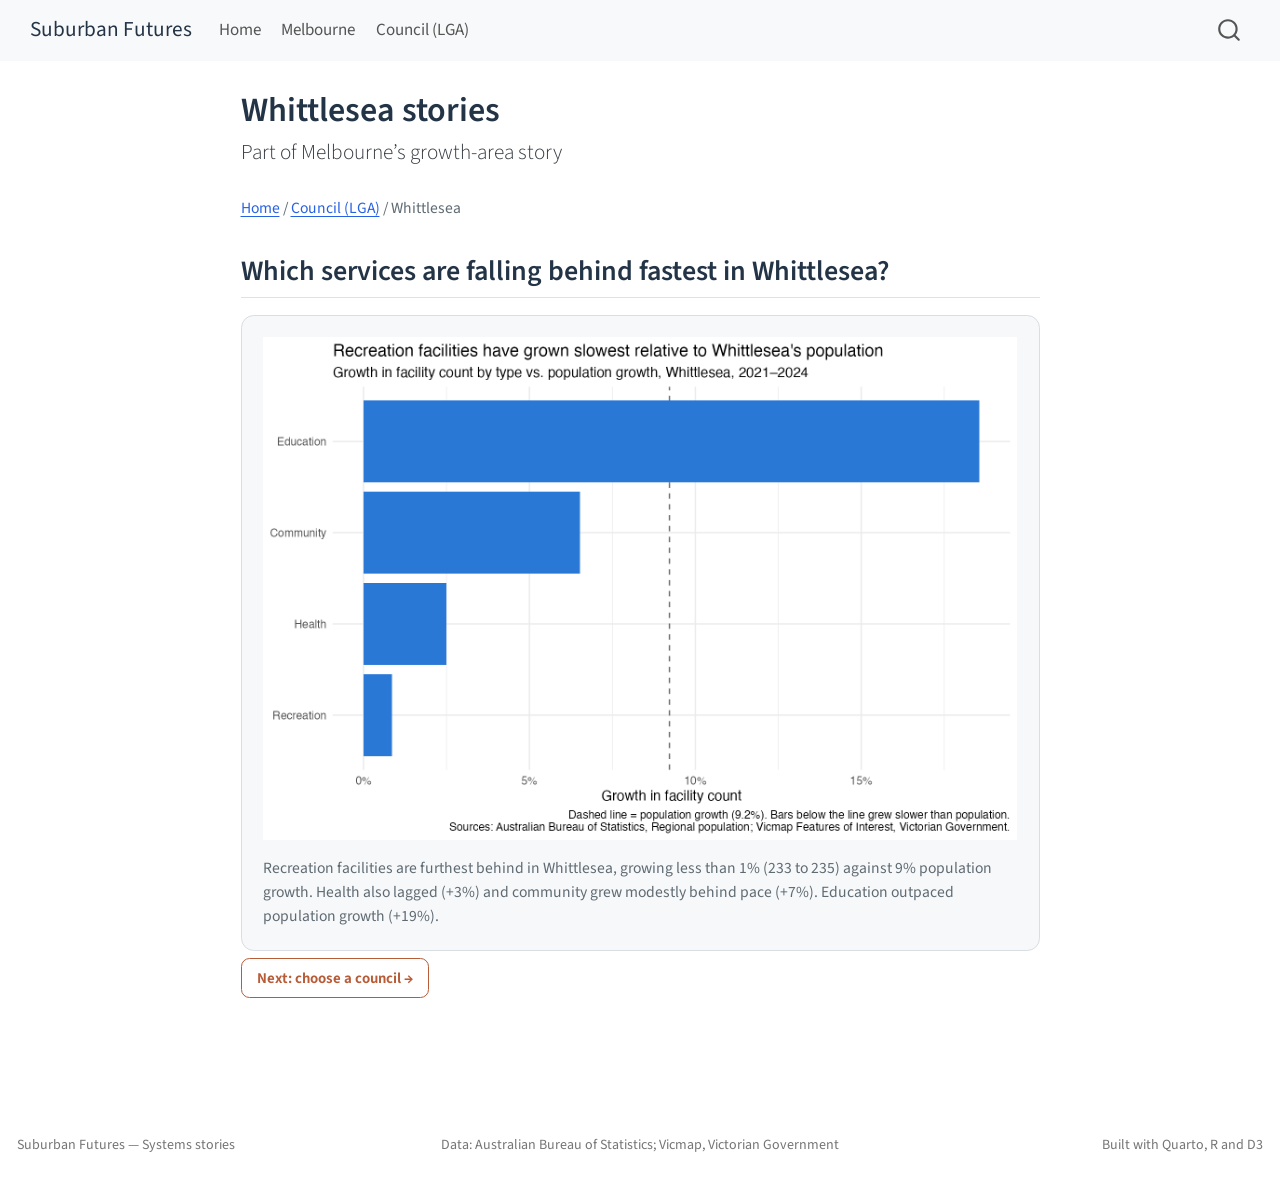
<file: stories/lgas/whittlesea/index.html>
<!DOCTYPE html>
<html xmlns="http://www.w3.org/1999/xhtml" lang="en" xml:lang="en"><head>

<meta charset="utf-8">
<meta name="generator" content="quarto-1.9.38">

<meta name="viewport" content="width=device-width, initial-scale=1.0, user-scalable=yes">


<title>Whittlesea stories – Suburban Futures</title>
<style>
/* Default styles provided by pandoc.
** See https://pandoc.org/MANUAL.html#variables-for-html for config info.
*/
code{white-space: pre-wrap;}
span.smallcaps{font-variant: small-caps;}
div.columns{display: flex; gap: min(4vw, 1.5em);}
div.column{flex: auto; overflow-x: auto;}
div.hanging-indent{margin-left: 1.5em; text-indent: -1.5em;}
ul.task-list{list-style: none;}
ul.task-list li input[type="checkbox"] {
  width: 0.8em;
  margin: 0 0.8em 0.2em -1em; /* quarto-specific, see https://github.com/quarto-dev/quarto-cli/issues/4556 */ 
  vertical-align: middle;
}
</style>


<script src="../../../site_libs/quarto-nav/quarto-nav.js"></script>
<script src="../../../site_libs/quarto-nav/headroom.min.js"></script>
<script src="../../../site_libs/clipboard/clipboard.min.js"></script>
<script src="../../../site_libs/quarto-search/autocomplete.umd.js"></script>
<script src="../../../site_libs/quarto-search/fuse.min.js"></script>
<script src="../../../site_libs/quarto-search/quarto-search.js"></script>
<meta name="quarto:offset" content="../../../">
<script src="../../../site_libs/quarto-html/quarto.js" type="module"></script>
<script src="../../../site_libs/quarto-html/tabsets/tabsets.js" type="module"></script>
<script src="../../../site_libs/quarto-html/popper.min.js"></script>
<script src="../../../site_libs/quarto-html/tippy.umd.min.js"></script>
<script src="../../../site_libs/quarto-html/anchor.min.js"></script>
<link href="../../../site_libs/quarto-html/tippy.css" rel="stylesheet">
<link href="../../../site_libs/quarto-html/quarto-syntax-highlighting-15634bcf2e68342d4ad2dfa704d543f6.css" rel="stylesheet" id="quarto-text-highlighting-styles">
<script src="../../../site_libs/bootstrap/bootstrap.min.js"></script>
<link href="../../../site_libs/bootstrap/bootstrap-icons.css" rel="stylesheet">
<link href="../../../site_libs/bootstrap/bootstrap-158031087360bce0ff56dc785ce39e06.min.css" rel="stylesheet" append-hash="true" id="quarto-bootstrap" data-mode="light">
<script id="quarto-search-options" type="application/json">{
  "location": "navbar",
  "copy-button": false,
  "collapse-after": 3,
  "panel-placement": "end",
  "type": "overlay",
  "limit": 50,
  "keyboard-shortcut": [
    "f",
    "/",
    "s"
  ],
  "show-item-context": false,
  "language": {
    "search-no-results-text": "No results",
    "search-matching-documents-text": "matching documents",
    "search-copy-link-title": "Copy link to search",
    "search-hide-matches-text": "Hide additional matches",
    "search-more-match-text": "more match in this document",
    "search-more-matches-text": "more matches in this document",
    "search-clear-button-title": "Clear",
    "search-text-placeholder": "",
    "search-detached-cancel-button-title": "Cancel",
    "search-submit-button-title": "Submit",
    "search-label": "Search"
  }
}</script>


<link rel="stylesheet" href="../../../assets/site.css">
</head>

<body class="nav-fixed fullcontent quarto-light">

<div id="quarto-search-results"></div>
  <header id="quarto-header" class="headroom fixed-top">
    <nav class="navbar navbar-expand-lg " data-bs-theme="dark">
      <div class="navbar-container container-fluid">
      <div class="navbar-brand-container mx-auto">
    <a class="navbar-brand" href="../../../index.html">
    <span class="navbar-title">Suburban Futures</span>
    </a>
  </div>
            <div id="quarto-search" class="" title="Search"></div>
          <button class="navbar-toggler" type="button" data-bs-toggle="collapse" data-bs-target="#navbarCollapse" aria-controls="navbarCollapse" role="menu" aria-expanded="false" aria-label="Toggle navigation" onclick="if (window.quartoToggleHeadroom) { window.quartoToggleHeadroom(); }">
  <span class="navbar-toggler-icon"></span>
</button>
          <div class="collapse navbar-collapse" id="navbarCollapse">
            <ul class="navbar-nav navbar-nav-scroll me-auto">
  <li class="nav-item">
    <a class="nav-link" href="../../../index.html"> 
<span class="menu-text">Home</span></a>
  </li>  
  <li class="nav-item">
    <a class="nav-link" href="../../../stories/melbourne/index.html"> 
<span class="menu-text">Melbourne</span></a>
  </li>  
  <li class="nav-item">
    <a class="nav-link" href="../../../stories/lgas/index.html"> 
<span class="menu-text">Council (LGA)</span></a>
  </li>  
</ul>
          </div> <!-- /navcollapse -->
            <div class="quarto-navbar-tools">
</div>
      </div> <!-- /container-fluid -->
    </nav>
</header>
<!-- content -->
<div id="quarto-content" class="quarto-container page-columns page-rows-contents page-layout-article page-navbar">
<!-- sidebar -->
<!-- margin-sidebar -->
    
<!-- main -->
<main class="content" id="quarto-document-content">

<header id="title-block-header" class="quarto-title-block default">
<div class="quarto-title">
<h1 class="title">Whittlesea stories</h1>
<p class="subtitle lead">Part of Melbourne’s growth-area story</p>
</div>



<div class="quarto-title-meta">

    
  
    
  </div>
  


</header>


<p class="breadcrumb-trail">
<a href="../../../index.html">Home</a> / <a href="../index.html">Council (LGA)</a> / Whittlesea
</p>
<div id="facility-types" class="qa-step">
<section id="which-services-are-falling-behind-fastest-in-whittlesea" class="level2">
<h2 class="anchored" data-anchor-id="which-services-are-falling-behind-fastest-in-whittlesea">Which services are falling behind fastest in Whittlesea?</h2>
<figure class="qa-step-visual figure">
<img src="../../../assets/images/lgas/whittlesea/facility-type-growth-2021-2024.png" alt="Bar chart of growth in facility count by type against population growth, Whittlesea, 2021 to 2024." class="figure-img">
<figcaption>
Recreation facilities are furthest behind in Whittlesea, growing less than 1% (233 to 235) against 9% population growth. Health also lagged (+3%) and community grew modestly behind pace (+7%). Education outpaced population growth (+19%).
</figcaption>
</figure>
<div class="qa-step-nav">
<p><a href="../index.html" class="qa-next">Next: choose a council →</a></p>
</div>
</section>
</div>



</main> <!-- /main -->
<script id="quarto-html-after-body" type="application/javascript">
  window.document.addEventListener("DOMContentLoaded", function (event) {
    const icon = "";
    const anchorJS = new window.AnchorJS();
    anchorJS.options = {
      placement: 'right',
      icon: icon
    };
    anchorJS.add('.anchored');
    const isCodeAnnotation = (el) => {
      for (const clz of el.classList) {
        if (clz.startsWith('code-annotation-')) {                     
          return true;
        }
      }
      return false;
    }
    const onCopySuccess = function(e) {
      // button target
      const button = e.trigger;
      // don't keep focus
      button.blur();
      // flash "checked"
      button.classList.add('code-copy-button-checked');
      var currentTitle = button.getAttribute("title");
      button.setAttribute("title", "Copied!");
      let tooltip;
      if (window.bootstrap) {
        button.setAttribute("data-bs-toggle", "tooltip");
        button.setAttribute("data-bs-placement", "left");
        button.setAttribute("data-bs-title", "Copied!");
        tooltip = new bootstrap.Tooltip(button, 
          { trigger: "manual", 
            customClass: "code-copy-button-tooltip",
            offset: [0, -8]});
        tooltip.show();    
      }
      setTimeout(function() {
        if (tooltip) {
          tooltip.hide();
          button.removeAttribute("data-bs-title");
          button.removeAttribute("data-bs-toggle");
          button.removeAttribute("data-bs-placement");
        }
        button.setAttribute("title", currentTitle);
        button.classList.remove('code-copy-button-checked');
      }, 1000);
      // clear code selection
      e.clearSelection();
    }
    const getTextToCopy = function(trigger) {
      const outerScaffold = trigger.parentElement.cloneNode(true);
      const codeEl = outerScaffold.querySelector('code');
      for (const childEl of codeEl.children) {
        if (isCodeAnnotation(childEl)) {
          childEl.remove();
        }
      }
      return codeEl.innerText;
    }
    const clipboard = new window.ClipboardJS('.code-copy-button:not([data-in-quarto-modal])', {
      text: getTextToCopy
    });
    clipboard.on('success', onCopySuccess);
    if (window.document.getElementById('quarto-embedded-source-code-modal')) {
      const clipboardModal = new window.ClipboardJS('.code-copy-button[data-in-quarto-modal]', {
        text: getTextToCopy,
        container: window.document.getElementById('quarto-embedded-source-code-modal')
      });
      clipboardModal.on('success', onCopySuccess);
    }
      var localhostRegex = new RegExp(/^(?:http|https):\/\/localhost\:?[0-9]*\//);
      var mailtoRegex = new RegExp(/^mailto:/);
        var filterRegex = new RegExp("https:\/\/megan-maidoantothao\.github\.io\/SubUrbanFuture-site\/");
      var isInternal = (href) => {
          return filterRegex.test(href) || localhostRegex.test(href) || mailtoRegex.test(href);
      }
      // Inspect non-navigation links and adorn them if external
     var links = window.document.querySelectorAll('a[href]:not(.nav-link):not(.navbar-brand):not(.toc-action):not(.sidebar-link):not(.sidebar-item-toggle):not(.pagination-link):not(.no-external):not([aria-hidden]):not(.dropdown-item):not(.quarto-navigation-tool):not(.about-link)');
      for (var i=0; i<links.length; i++) {
        const link = links[i];
        if (!isInternal(link.href)) {
          // undo the damage that might have been done by quarto-nav.js in the case of
          // links that we want to consider external
          if (link.dataset.originalHref !== undefined) {
            link.href = link.dataset.originalHref;
          }
            // target, if specified
            link.setAttribute("target", "_blank");
            if (link.getAttribute("rel") === null) {
              link.setAttribute("rel", "noopener");
            }
        }
      }
    function tippyHover(el, contentFn, onTriggerFn, onUntriggerFn) {
      const config = {
        allowHTML: true,
        maxWidth: 500,
        delay: 100,
        arrow: false,
        appendTo: function(el) {
            return el.parentElement;
        },
        interactive: true,
        interactiveBorder: 10,
        theme: 'quarto',
        placement: 'bottom-start',
      };
      if (contentFn) {
        config.content = contentFn;
      }
      if (onTriggerFn) {
        config.onTrigger = onTriggerFn;
      }
      if (onUntriggerFn) {
        config.onUntrigger = onUntriggerFn;
      }
      window.tippy(el, config); 
    }
    const noterefs = window.document.querySelectorAll('a[role="doc-noteref"]');
    for (var i=0; i<noterefs.length; i++) {
      const ref = noterefs[i];
      tippyHover(ref, function() {
        // use id or data attribute instead here
        let href = ref.getAttribute('data-footnote-href') || ref.getAttribute('href');
        try { href = new URL(href).hash; } catch {}
        const id = href.replace(/^#\/?/, "");
        const note = window.document.getElementById(id);
        if (note) {
          return note.innerHTML;
        } else {
          return "";
        }
      });
    }
    const xrefs = window.document.querySelectorAll('a.quarto-xref');
    const processXRef = (id, note) => {
      // Strip column container classes
      const stripColumnClz = (el) => {
        el.classList.remove("page-full", "page-columns");
        if (el.children) {
          for (const child of el.children) {
            stripColumnClz(child);
          }
        }
      }
      stripColumnClz(note)
      if (id === null || id.startsWith('sec-')) {
        // Special case sections, only their first couple elements
        const container = document.createElement("div");
        if (note.children && note.children.length > 2) {
          container.appendChild(note.children[0].cloneNode(true));
          for (let i = 1; i < note.children.length; i++) {
            const child = note.children[i];
            if (child.tagName === "P" && child.innerText === "") {
              continue;
            } else {
              container.appendChild(child.cloneNode(true));
              break;
            }
          }
          if (window.Quarto?.typesetMath) {
            window.Quarto.typesetMath(container);
          }
          return container.innerHTML
        } else {
          if (window.Quarto?.typesetMath) {
            window.Quarto.typesetMath(note);
          }
          return note.innerHTML;
        }
      } else {
        // Remove any anchor links if they are present
        const anchorLink = note.querySelector('a.anchorjs-link');
        if (anchorLink) {
          anchorLink.remove();
        }
        if (window.Quarto?.typesetMath) {
          window.Quarto.typesetMath(note);
        }
        if (note.classList.contains("callout")) {
          return note.outerHTML;
        } else {
          return note.innerHTML;
        }
      }
    }
    for (var i=0; i<xrefs.length; i++) {
      const xref = xrefs[i];
      tippyHover(xref, undefined, function(instance) {
        instance.disable();
        let url = xref.getAttribute('href');
        let hash = undefined; 
        if (url.startsWith('#')) {
          hash = url;
        } else {
          try { hash = new URL(url).hash; } catch {}
        }
        if (hash) {
          const id = hash.replace(/^#\/?/, "");
          const note = window.document.getElementById(id);
          if (note !== null) {
            try {
              const html = processXRef(id, note.cloneNode(true));
              instance.setContent(html);
            } finally {
              instance.enable();
              instance.show();
            }
          } else {
            // See if we can fetch this
            fetch(url.split('#')[0])
            .then(res => res.text())
            .then(html => {
              const parser = new DOMParser();
              const htmlDoc = parser.parseFromString(html, "text/html");
              const note = htmlDoc.getElementById(id);
              if (note !== null) {
                const html = processXRef(id, note);
                instance.setContent(html);
              } 
            }).finally(() => {
              instance.enable();
              instance.show();
            });
          }
        } else {
          // See if we can fetch a full url (with no hash to target)
          // This is a special case and we should probably do some content thinning / targeting
          fetch(url)
          .then(res => res.text())
          .then(html => {
            const parser = new DOMParser();
            const htmlDoc = parser.parseFromString(html, "text/html");
            const note = htmlDoc.querySelector('main.content');
            if (note !== null) {
              // This should only happen for chapter cross references
              // (since there is no id in the URL)
              // remove the first header
              if (note.children.length > 0 && note.children[0].tagName === "HEADER") {
                note.children[0].remove();
              }
              const html = processXRef(null, note);
              instance.setContent(html);
            } 
          }).finally(() => {
            instance.enable();
            instance.show();
          });
        }
      }, function(instance) {
      });
    }
        let selectedAnnoteEl;
        const selectorForAnnotation = ( cell, annotation) => {
          let cellAttr = 'data-code-cell="' + cell + '"';
          let lineAttr = 'data-code-annotation="' +  annotation + '"';
          const selector = 'span[' + cellAttr + '][' + lineAttr + ']';
          return selector;
        }
        const selectCodeLines = (annoteEl) => {
          const doc = window.document;
          const targetCell = annoteEl.getAttribute("data-target-cell");
          const targetAnnotation = annoteEl.getAttribute("data-target-annotation");
          const annoteSpan = window.document.querySelector(selectorForAnnotation(targetCell, targetAnnotation));
          const lines = annoteSpan.getAttribute("data-code-lines").split(",");
          const lineIds = lines.map((line) => {
            return targetCell + "-" + line;
          })
          let top = null;
          let height = null;
          let parent = null;
          if (lineIds.length > 0) {
              //compute the position of the single el (top and bottom and make a div)
              const el = window.document.getElementById(lineIds[0]);
              top = el.offsetTop;
              height = el.offsetHeight;
              parent = el.parentElement.parentElement;
            if (lineIds.length > 1) {
              const lastEl = window.document.getElementById(lineIds[lineIds.length - 1]);
              const bottom = lastEl.offsetTop + lastEl.offsetHeight;
              height = bottom - top;
            }
            if (top !== null && height !== null && parent !== null) {
              // cook up a div (if necessary) and position it 
              let div = window.document.getElementById("code-annotation-line-highlight");
              if (div === null) {
                div = window.document.createElement("div");
                div.setAttribute("id", "code-annotation-line-highlight");
                div.style.position = 'absolute';
                parent.appendChild(div);
              }
              div.style.top = top - 2 + "px";
              div.style.height = height + 4 + "px";
              div.style.left = 0;
              let gutterDiv = window.document.getElementById("code-annotation-line-highlight-gutter");
              if (gutterDiv === null) {
                gutterDiv = window.document.createElement("div");
                gutterDiv.setAttribute("id", "code-annotation-line-highlight-gutter");
                gutterDiv.style.position = 'absolute';
                const codeCell = window.document.getElementById(targetCell);
                const gutter = codeCell.querySelector('.code-annotation-gutter');
                gutter.appendChild(gutterDiv);
              }
              gutterDiv.style.top = top - 2 + "px";
              gutterDiv.style.height = height + 4 + "px";
            }
            selectedAnnoteEl = annoteEl;
          }
        };
        const unselectCodeLines = () => {
          const elementsIds = ["code-annotation-line-highlight", "code-annotation-line-highlight-gutter"];
          elementsIds.forEach((elId) => {
            const div = window.document.getElementById(elId);
            if (div) {
              div.remove();
            }
          });
          selectedAnnoteEl = undefined;
        };
          // Handle positioning of the toggle
      window.addEventListener(
        "resize",
        throttle(() => {
          elRect = undefined;
          if (selectedAnnoteEl) {
            selectCodeLines(selectedAnnoteEl);
          }
        }, 10)
      );
      function throttle(fn, ms) {
      let throttle = false;
      let timer;
        return (...args) => {
          if(!throttle) { // first call gets through
              fn.apply(this, args);
              throttle = true;
          } else { // all the others get throttled
              if(timer) clearTimeout(timer); // cancel #2
              timer = setTimeout(() => {
                fn.apply(this, args);
                timer = throttle = false;
              }, ms);
          }
        };
      }
        // Attach click handler to the DT
        const annoteDls = window.document.querySelectorAll('dt[data-target-cell]');
        for (const annoteDlNode of annoteDls) {
          annoteDlNode.addEventListener('click', (event) => {
            const clickedEl = event.target;
            if (clickedEl !== selectedAnnoteEl) {
              unselectCodeLines();
              const activeEl = window.document.querySelector('dt[data-target-cell].code-annotation-active');
              if (activeEl) {
                activeEl.classList.remove('code-annotation-active');
              }
              selectCodeLines(clickedEl);
              clickedEl.classList.add('code-annotation-active');
            } else {
              // Unselect the line
              unselectCodeLines();
              clickedEl.classList.remove('code-annotation-active');
            }
          });
        }
    const findCites = (el) => {
      const parentEl = el.parentElement;
      if (parentEl) {
        const cites = parentEl.dataset.cites;
        if (cites) {
          return {
            el,
            cites: cites.split(' ')
          };
        } else {
          return findCites(el.parentElement)
        }
      } else {
        return undefined;
      }
    };
    var bibliorefs = window.document.querySelectorAll('a[role="doc-biblioref"]');
    for (var i=0; i<bibliorefs.length; i++) {
      const ref = bibliorefs[i];
      const citeInfo = findCites(ref);
      if (citeInfo) {
        tippyHover(citeInfo.el, function() {
          var popup = window.document.createElement('div');
          citeInfo.cites.forEach(function(cite) {
            var citeDiv = window.document.createElement('div');
            citeDiv.classList.add('hanging-indent');
            citeDiv.classList.add('csl-entry');
            var biblioDiv = window.document.getElementById('ref-' + cite);
            if (biblioDiv) {
              citeDiv.innerHTML = biblioDiv.innerHTML;
            }
            popup.appendChild(citeDiv);
          });
          return popup.innerHTML;
        });
      }
    }
  });
  </script>
</div> <!-- /content -->
<footer class="footer">
  <div class="nav-footer">
    <div class="nav-footer-left">
<p>Suburban Futures — Systems stories</p>
</div>   
    <div class="nav-footer-center">
<p>Data: Australian Bureau of Statistics; Vicmap, Victorian Government</p>
</div>
    <div class="nav-footer-right">
<p>Built with Quarto, R and D3</p>
</div>
  </div>
</footer>




</body></html>
</file>
<file: site_libs/quarto-html/tippy.css>
.tippy-box[data-animation=fade][data-state=hidden]{opacity:0}[data-tippy-root]{max-width:calc(100vw - 10px)}.tippy-box{position:relative;background-color:#333;color:#fff;border-radius:4px;font-size:14px;line-height:1.4;white-space:normal;outline:0;transition-property:transform,visibility,opacity}.tippy-box[data-placement^=top]>.tippy-arrow{bottom:0}.tippy-box[data-placement^=top]>.tippy-arrow:before{bottom:-7px;left:0;border-width:8px 8px 0;border-top-color:initial;transform-origin:center top}.tippy-box[data-placement^=bottom]>.tippy-arrow{top:0}.tippy-box[data-placement^=bottom]>.tippy-arrow:before{top:-7px;left:0;border-width:0 8px 8px;border-bottom-color:initial;transform-origin:center bottom}.tippy-box[data-placement^=left]>.tippy-arrow{right:0}.tippy-box[data-placement^=left]>.tippy-arrow:before{border-width:8px 0 8px 8px;border-left-color:initial;right:-7px;transform-origin:center left}.tippy-box[data-placement^=right]>.tippy-arrow{left:0}.tippy-box[data-placement^=right]>.tippy-arrow:before{left:-7px;border-width:8px 8px 8px 0;border-right-color:initial;transform-origin:center right}.tippy-box[data-inertia][data-state=visible]{transition-timing-function:cubic-bezier(.54,1.5,.38,1.11)}.tippy-arrow{width:16px;height:16px;color:#333}.tippy-arrow:before{content:"";position:absolute;border-color:transparent;border-style:solid}.tippy-content{position:relative;padding:5px 9px;z-index:1}
</file>
<file: site_libs/quarto-html/quarto-syntax-highlighting-15634bcf2e68342d4ad2dfa704d543f6.css>
/* quarto syntax highlight colors */
:root {
  --quarto-hl-ot-color: #003B4F;
  --quarto-hl-at-color: #657422;
  --quarto-hl-ss-color: #20794D;
  --quarto-hl-an-color: #5E5E5E;
  --quarto-hl-fu-color: #4758AB;
  --quarto-hl-st-color: #20794D;
  --quarto-hl-cf-color: #003B4F;
  --quarto-hl-op-color: #5E5E5E;
  --quarto-hl-er-color: #AD0000;
  --quarto-hl-bn-color: #AD0000;
  --quarto-hl-al-color: #AD0000;
  --quarto-hl-va-color: #111111;
  --quarto-hl-bu-color: inherit;
  --quarto-hl-ex-color: inherit;
  --quarto-hl-pp-color: #AD0000;
  --quarto-hl-in-color: #5E5E5E;
  --quarto-hl-vs-color: #20794D;
  --quarto-hl-wa-color: #5E5E5E;
  --quarto-hl-do-color: #5E5E5E;
  --quarto-hl-im-color: #00769E;
  --quarto-hl-ch-color: #20794D;
  --quarto-hl-dt-color: #AD0000;
  --quarto-hl-fl-color: #AD0000;
  --quarto-hl-co-color: #5E5E5E;
  --quarto-hl-cv-color: #5E5E5E;
  --quarto-hl-cn-color: #8f5902;
  --quarto-hl-sc-color: #5E5E5E;
  --quarto-hl-dv-color: #AD0000;
  --quarto-hl-kw-color: #003B4F;
}

/* other quarto variables */
:root {
  --quarto-font-monospace: SFMono-Regular, Menlo, Monaco, Consolas, "Liberation Mono", "Courier New", monospace;
}

/* syntax highlight based on Pandoc's rules */
pre > code.sourceCode > span {
  color: #003B4F;
}

code.sourceCode > span {
  color: #003B4F;
}

div.sourceCode,
div.sourceCode pre.sourceCode {
  color: #003B4F;
}

/* Normal */
code span {
  color: #003B4F;
}

/* Alert */
code span.al {
  color: #AD0000;
  font-style: inherit;
}

/* Annotation */
code span.an {
  color: #5E5E5E;
  font-style: inherit;
}

/* Attribute */
code span.at {
  color: #657422;
  font-style: inherit;
}

/* BaseN */
code span.bn {
  color: #AD0000;
  font-style: inherit;
}

/* BuiltIn */
code span.bu {
  font-style: inherit;
}

/* ControlFlow */
code span.cf {
  color: #003B4F;
  font-weight: bold;
  font-style: inherit;
}

/* Char */
code span.ch {
  color: #20794D;
  font-style: inherit;
}

/* Constant */
code span.cn {
  color: #8f5902;
  font-style: inherit;
}

/* Comment */
code span.co {
  color: #5E5E5E;
  font-style: inherit;
}

/* CommentVar */
code span.cv {
  color: #5E5E5E;
  font-style: italic;
}

/* Documentation */
code span.do {
  color: #5E5E5E;
  font-style: italic;
}

/* DataType */
code span.dt {
  color: #AD0000;
  font-style: inherit;
}

/* DecVal */
code span.dv {
  color: #AD0000;
  font-style: inherit;
}

/* Error */
code span.er {
  color: #AD0000;
  font-style: inherit;
}

/* Extension */
code span.ex {
  font-style: inherit;
}

/* Float */
code span.fl {
  color: #AD0000;
  font-style: inherit;
}

/* Function */
code span.fu {
  color: #4758AB;
  font-style: inherit;
}

/* Import */
code span.im {
  color: #00769E;
  font-style: inherit;
}

/* Information */
code span.in {
  color: #5E5E5E;
  font-style: inherit;
}

/* Keyword */
code span.kw {
  color: #003B4F;
  font-weight: bold;
  font-style: inherit;
}

/* Operator */
code span.op {
  color: #5E5E5E;
  font-style: inherit;
}

/* Other */
code span.ot {
  color: #003B4F;
  font-style: inherit;
}

/* Preprocessor */
code span.pp {
  color: #AD0000;
  font-style: inherit;
}

/* SpecialChar */
code span.sc {
  color: #5E5E5E;
  font-style: inherit;
}

/* SpecialString */
code span.ss {
  color: #20794D;
  font-style: inherit;
}

/* String */
code span.st {
  color: #20794D;
  font-style: inherit;
}

/* Variable */
code span.va {
  color: #111111;
  font-style: inherit;
}

/* VerbatimString */
code span.vs {
  color: #20794D;
  font-style: inherit;
}

/* Warning */
code span.wa {
  color: #5E5E5E;
  font-style: italic;
}

.prevent-inlining {
  content: "</";
}

/*# sourceMappingURL=f23921c56f73e400b49028c9186a1aa0.css.map */
</file>
<file: assets/site.css>
:root {
  --sf-ink: #243447;
  --sf-muted: #5f6b73;
  --sf-accent: #b85c38;
  --sf-border: #d8dee3;
  --sf-surface: #f7f8f9;
}

html {
  scroll-behavior: smooth;
}
@media (prefers-reduced-motion: reduce) {
  html { scroll-behavior: auto; }
}

.navbar-brand,
h1,
h2,
h3 {
  color: var(--sf-ink);
}

.story-grid {
  display: grid;
  grid-template-columns: repeat(auto-fit, minmax(250px, 1fr));
  gap: 1rem;
  margin: 1.5rem 0 2rem;
}

.story-card {
  border: 1px solid var(--sf-border);
  border-radius: 0.75rem;
  padding: 1.25rem;
  background: var(--sf-surface);
}

.story-card h2,
.story-card h3 {
  margin-top: 0;
}

.story-link {
  color: var(--sf-accent);
  font-weight: 650;
}

.breadcrumb-trail {
  color: var(--sf-muted);
  font-size: 0.92rem;
  margin-bottom: 1.25rem;
}

.visual-frame {
  border: 1px solid var(--sf-border);
  border-radius: 0.75rem;
  padding: 1rem;
  overflow-x: auto;
}

.visual-frame svg {
  display: block;
  width: 100%;
  min-width: 620px;
  height: auto;
}

.visual-tooltip {
  position: absolute;
  pointer-events: none;
  opacity: 0;
  background: var(--sf-ink);
  color: white;
  border-radius: 0.3rem;
  padding: 0.5rem 0.65rem;
  font-size: 0.85rem;
  max-width: 260px;
}

.download-row {
  margin: 0.75rem 0 1.5rem;
}

.data-note {
  border-left: 4px solid var(--sf-accent);
  padding: 0.65rem 1rem;
  background: var(--sf-surface);
  margin-bottom: 1rem;
}

.data-note:last-child {
  margin-bottom: 0;
}

.lga-selector {
  max-width: 42rem;
  border: 1px solid var(--sf-border);
  border-radius: 0.75rem;
  padding: 1.25rem;
  margin: 1.25rem 0;
  background: var(--sf-surface);
}

.lga-selector label {
  display: block;
  margin-bottom: 0.4rem;
  font-weight: 650;
}

.lga-selection-status {
  min-height: 2.75rem;
  margin: 0.75rem 0;
  color: var(--sf-muted);
}

@media (max-width: 700px) {
  .visual-frame {
    padding: 0.35rem;
  }
}

.qa-step {
  margin: 2rem 0 2.5rem;
}

.qa-step-visual {
  border: 1px solid var(--sf-border);
  border-radius: 0.75rem;
  padding: 1.25rem;
  background: var(--sf-surface);
  margin: 0 0 1rem;
}

.qa-step-visual img {
  display: block;
  width: 100%;
  height: auto;
}

.qa-step-visual figcaption {
  margin-top: 0.9rem;
  color: var(--sf-muted);
  font-size: 0.92rem;
  line-height: 1.55;
}

.qa-step-nav {
  display: flex;
  flex-wrap: wrap;
  justify-content: space-between;
  gap: 0.75rem 1rem;
  font-size: 0.88rem;
}

@media (max-width: 480px) {
  .qa-step-nav {
    flex-direction: column;
  }
  .qa-step-nav a:only-child {
    margin-left: 0;
  }
}

.qa-step-nav a {
  padding: 0.5rem 0.9rem;
  border: 1px solid var(--sf-border);
  border-radius: 0.5rem;
  color: var(--sf-muted);
  text-decoration: none;
}

.qa-step-nav a:hover {
  border-color: var(--sf-accent);
  color: var(--sf-accent);
}

.qa-step-nav a.qa-next {
  border-color: var(--sf-accent);
  color: var(--sf-accent);
  font-weight: 650;
}

.qa-step-nav a:only-child {
  margin-left: auto;
}

.figure-source {
  margin: 0.4rem 0 1.25rem;
  color: var(--sf-muted);
  font-size: 0.8rem;
  text-align: right;
}
</file>
<file: assets/site-redesign.css>
/* ============================================================
   Suburban Futures — homepage redesign
   Append this to assets/site.css (or link as a second stylesheet
   after it). Written to layer on top of Quarto/Bootstrap, not
   replace it — only .navbar/.footer selectors are lightly themed.
   ============================================================ */

@import url('https://fonts.googleapis.com/css2?family=Fraunces:opsz,wght@9..144,400;9..144,500;9..144,600;9..144,700&family=Inter:wght@400;500;600&family=IBM+Plex+Mono:wght@400;500&display=swap');

:root{
  --ink:        #0F1626;
  --ink-2:      #1A2438;
  --ink-3:      #26324A;
  --paper:      #EDE7D8;
  --amber:      #E3A548;   /* population */
  --teal:       #4FB6A8;   /* facilities */
  --text:       #F2EFE7;
  --text-muted: #97A3B8;
  --line:       rgba(242,239,231,0.12);

  --font-display: "Fraunces", Georgia, serif;
  --font-body:    "Inter", system-ui, sans-serif;
  --font-mono:    "IBM Plex Mono", ui-monospace, monospace;
}

/* ---------- base ---------- */
body.nav-fixed{
  background: var(--ink);
  color: var(--text);
  font-family: var(--font-body);
}

#quarto-header .navbar{
  background: var(--ink) !important;
  border-bottom: 1px solid var(--line);
}
#quarto-header .navbar-title{
  font-family: var(--font-display);
  font-weight: 600;
  letter-spacing: 0.01em;
}
#quarto-header .nav-link{
  font-family: var(--font-mono);
  font-size: 0.82rem;
  letter-spacing: 0.04em;
  text-transform: uppercase;
  color: var(--text-muted) !important;
}
#quarto-header .nav-link:hover,
#quarto-header .nav-link.active{
  color: var(--text) !important;
}
#quarto-header .nav-link.active{
  border-bottom: 2px solid var(--amber);
}

main#quarto-document-content{
  max-width: 100% !important;
}

/* kill default Quarto title block — the hero replaces it */
#title-block-header{ display: none; }

/* ---------- hero ---------- */
.sf-hero{
  display: grid;
  grid-template-columns: 1.1fr 0.9fr;
  gap: 3rem;
  align-items: center;
  padding: 4.5rem 1rem 3.5rem;
  max-width: 1180px;
  margin: 0 auto;
}
@media (max-width: 860px){
  .sf-hero{ grid-template-columns: 1fr; padding-top: 2.5rem; }
}

.sf-hero h1{
  font-family: var(--font-display);
  font-weight: 600;
  font-size: clamp(2.6rem, 5vw, 4.2rem);
  line-height: 1.02;
  letter-spacing: -0.01em;
  margin: 0 0 1rem;
  color: var(--text);
}
.sf-hero h1 em{
  font-style: italic;
  color: var(--amber);
}

.sf-hero p.lead{
  font-size: 1.1rem;
  line-height: 1.55;
  color: var(--text-muted);
  max-width: 46ch;
  margin: 0 0 2rem;
}

/* ---------- hero pictogram (signature element) ---------- */
.sf-pictogram{
  background: var(--ink-2);
  border: 1px solid var(--line);
  padding: 1.75rem 1.75rem 1.25rem;
}
.sf-pictogram-caption{
  font-family: var(--font-mono);
  font-size: 0.72rem;
  color: var(--text-muted);
  letter-spacing: 0.02em;
  margin-top: 1rem;
  line-height: 1.5;
}
.sf-pictogram-caption b{ color: var(--text); font-weight: 500; }

.sf-pgrid{
  display: grid;
  grid-template-columns: repeat(10, 1fr);
  gap: 5px;
  margin-bottom: 0.9rem;
}
.sf-pgrid .dot{
  width: 100%;
  aspect-ratio: 1;
  border-radius: 50%;
  background: var(--ink-3);
  opacity: 0;
  animation: sf-pop 2.6s ease-in-out infinite;
}
.sf-pgrid .dot.on{ background: var(--amber); }
@keyframes sf-pop{
  0%   { opacity: 0; transform: scale(0.4); }
  8%   { opacity: 1; transform: scale(1); }
  85%  { opacity: 1; transform: scale(1); }
  100% { opacity: 1; transform: scale(1); }
}
@media (prefers-reduced-motion: reduce){
  .sf-pgrid .dot{ animation: none; opacity: 1; }
}

.sf-frow{
  display: flex;
  gap: 5px;
  align-items: flex-end;
  height: 22px;
}
.sf-frow .sq{
  flex: 1;
  height: 100%;
  background: var(--teal);
  opacity: 0.9;
}

.sf-plegend{
  display: flex;
  gap: 1.4rem;
  font-family: var(--font-mono);
  font-size: 0.7rem;
  color: var(--text-muted);
  margin-top: 0.7rem;
}
.sf-plegend span{ display: flex; align-items: center; gap: 0.4rem; }
.sf-swatch{ width: 9px; height: 9px; display: inline-block; }
.sf-swatch.amber{ background: var(--amber); border-radius: 50%; }
.sf-swatch.teal{ background: var(--teal); }

/* ---------- Melbourne teaser (single call-to-action card, balances the hero) ---------- */
.sf-section{
  max-width: 720px;
  margin: 0 auto 4rem;
  padding: 2.75rem 2.5rem;
  background: var(--ink-2);
  border: 1px solid var(--line);
  text-align: center;
}
.sf-section h2{
  font-family: var(--font-display);
  font-weight: 600;
  font-size: clamp(1.5rem, 3vw, 2rem);
  line-height: 1.15;
  color: var(--text);
  margin: 0 0 1rem;
}
.sf-section-lead{
  color: var(--text-muted);
  font-size: 1rem;
  line-height: 1.55;
  max-width: 52ch;
  margin: 0 auto 1.75rem;
}
.sf-section-lead a{ color: var(--teal); }

.sf-cta-button{
  display: inline-block;
  padding: 0.85rem 1.7rem;
  background: var(--amber);
  color: var(--ink);
  font-family: var(--font-mono);
  font-size: 0.85rem;
  font-weight: 600;
  letter-spacing: 0.02em;
  text-decoration: none;
  transition: background 0.15s ease;
}
.sf-cta-button:hover{ background: #EAB766; }

/* ---------- footer ---------- */
.footer{
  background: var(--ink);
  border-top: 1px solid var(--line);
  color: var(--text-muted) !important;
  font-family: var(--font-mono);
  font-size: 0.78rem;
}
.footer a{ color: var(--text-muted); }
</file>
